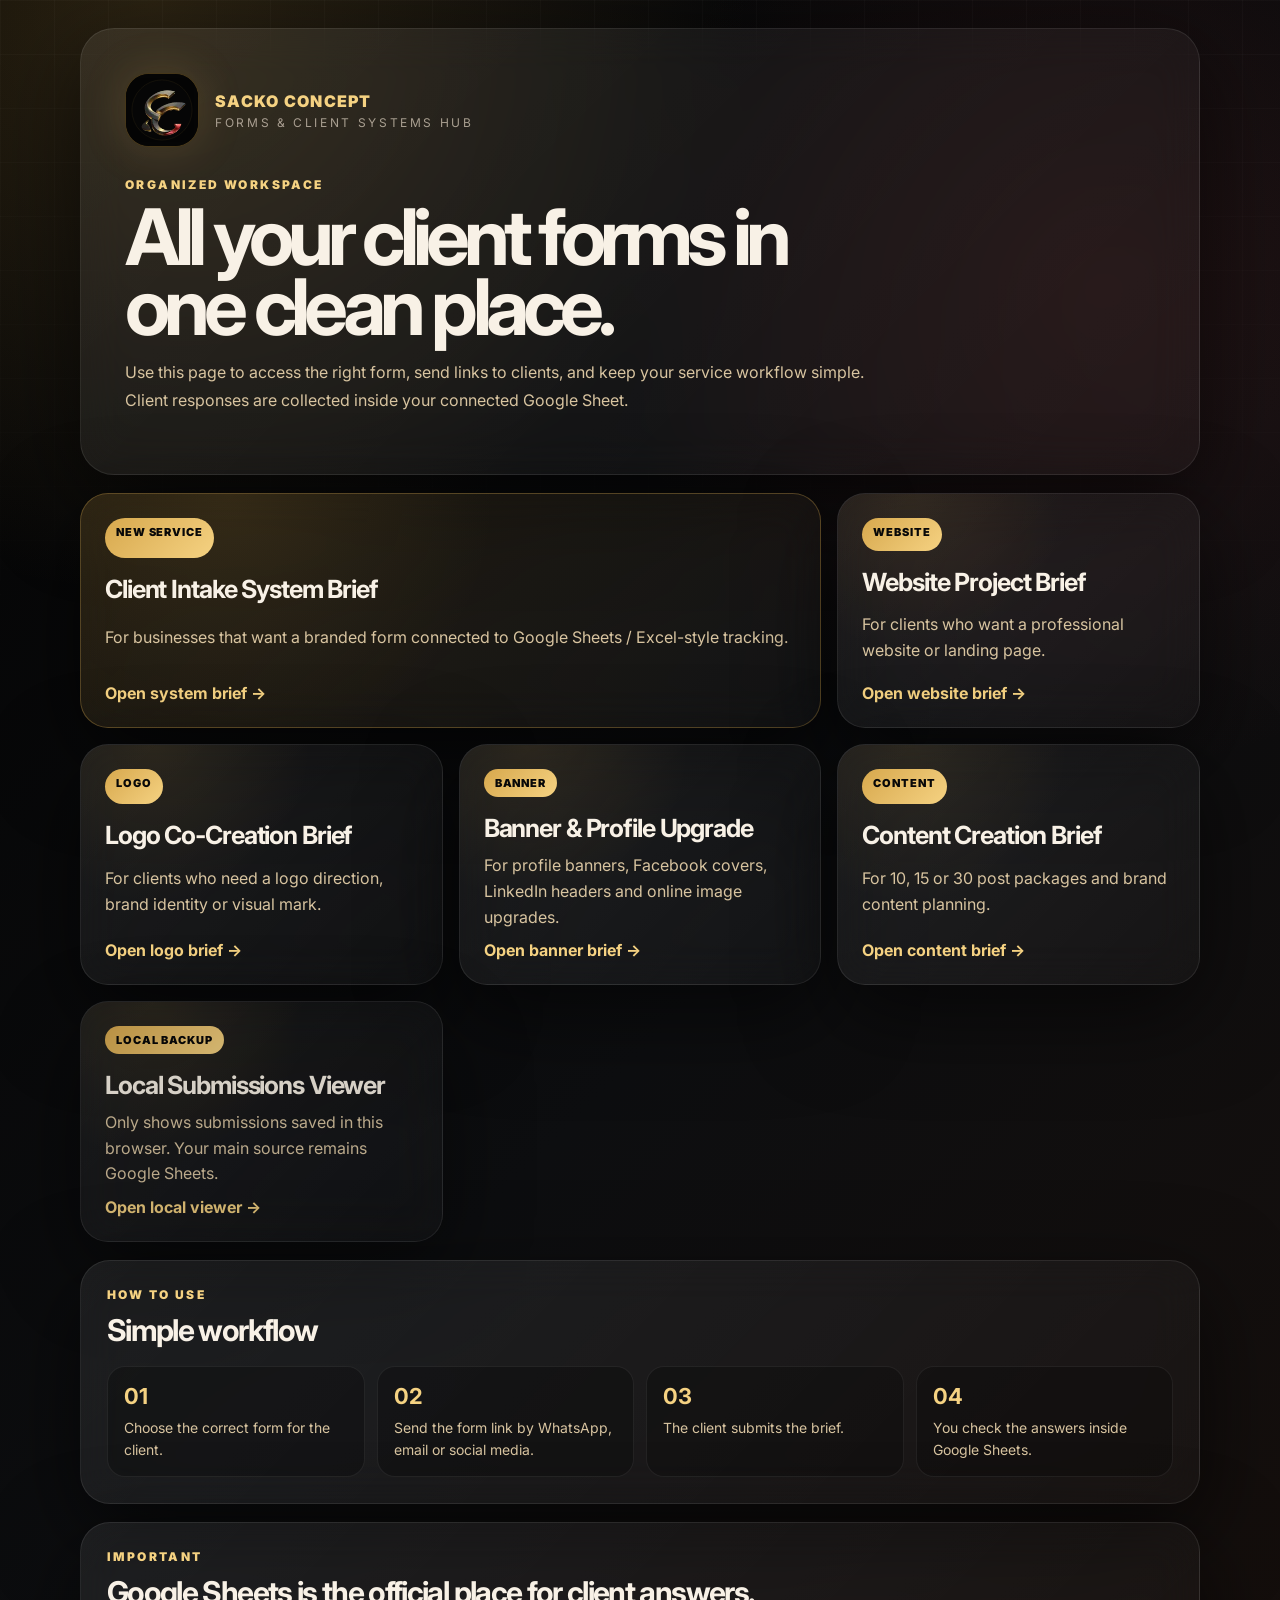
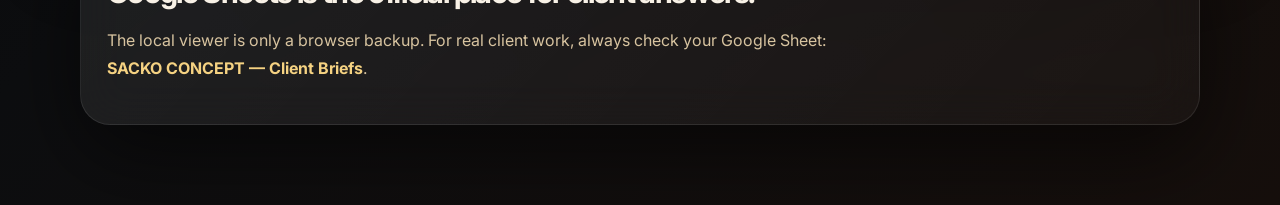
<file: index.html>
<!DOCTYPE html>
<html lang="en">
<head>
  <meta charset="UTF-8" />
  <meta name="viewport" content="width=device-width, initial-scale=1.0" />
  <title>SACKO CONCEPT — Forms & Client Systems Hub</title>
  <meta name="description" content="Organized SACKO CONCEPT hub for client forms, project briefs and intake system links." />
  <link rel="preconnect" href="https://fonts.googleapis.com" />
  <link rel="preconnect" href="https://fonts.gstatic.com" crossorigin />
  <link href="https://fonts.googleapis.com/css2?family=Inter:wght@400;500;600;700;800;900&display=swap" rel="stylesheet" />
  <link rel="stylesheet" href="styles.css" />
</head>
<body>
  <main class="hub-shell">
    <header class="hub-hero">
      <div class="brand-row">
        <img src="assets/sacko-logo.svg" alt="SACKO CONCEPT logo" />
        <div>
          <strong>SACKO CONCEPT</strong>
          <span>Forms & Client Systems Hub</span>
        </div>
      </div>
      <p class="eyebrow">Organized workspace</p>
      <h1>All your client forms in one clean place.</h1>
      <p class="hero-copy">Use this page to access the right form, send links to clients, and keep your service workflow simple. Client responses are collected inside your connected Google Sheet.</p>
    </header>

    <section class="quick-grid" aria-label="Main form links">
      <a class="link-card featured" href="intake-system-brief.html" target="_blank" rel="noopener">
        <span>New Service</span>
        <h2>Client Intake System Brief</h2>
        <p>For businesses that want a branded form connected to Google Sheets / Excel-style tracking.</p>
        <b>Open system brief →</b>
      </a>

      <a class="link-card" href="brief.html" target="_blank" rel="noopener">
        <span>Website</span>
        <h2>Website Project Brief</h2>
        <p>For clients who want a professional website or landing page.</p>
        <b>Open website brief →</b>
      </a>

      <a class="link-card" href="logo-brief.html" target="_blank" rel="noopener">
        <span>Logo</span>
        <h2>Logo Co-Creation Brief</h2>
        <p>For clients who need a logo direction, brand identity or visual mark.</p>
        <b>Open logo brief →</b>
      </a>

      <a class="link-card" href="banner-brief.html" target="_blank" rel="noopener">
        <span>Banner</span>
        <h2>Banner & Profile Upgrade</h2>
        <p>For profile banners, Facebook covers, LinkedIn headers and online image upgrades.</p>
        <b>Open banner brief →</b>
      </a>

      <a class="link-card" href="content-brief.html" target="_blank" rel="noopener">
        <span>Content</span>
        <h2>Content Creation Brief</h2>
        <p>For 10, 15 or 30 post packages and brand content planning.</p>
        <b>Open content brief →</b>
      </a>

      <a class="link-card muted-card" href="submissions.html" target="_blank" rel="noopener">
        <span>Local backup</span>
        <h2>Local Submissions Viewer</h2>
        <p>Only shows submissions saved in this browser. Your main source remains Google Sheets.</p>
        <b>Open local viewer →</b>
      </a>
    </section>

    <section class="info-panel">
      <div>
        <p class="eyebrow">How to use</p>
        <h2>Simple workflow</h2>
      </div>
      <div class="steps-grid">
        <article><b>01</b><span>Choose the correct form for the client.</span></article>
        <article><b>02</b><span>Send the form link by WhatsApp, email or social media.</span></article>
        <article><b>03</b><span>The client submits the brief.</span></article>
        <article><b>04</b><span>You check the answers inside Google Sheets.</span></article>
      </div>
    </section>

    <section class="info-panel compact">
      <div>
        <p class="eyebrow">Important</p>
        <h2>Google Sheets is the official place for client answers.</h2>
        <p class="hero-copy">The local viewer is only a browser backup. For real client work, always check your Google Sheet: <strong>SACKO CONCEPT — Client Briefs</strong>.</p>
      </div>
    </section>
  </main>
</body>
</html>
</file>
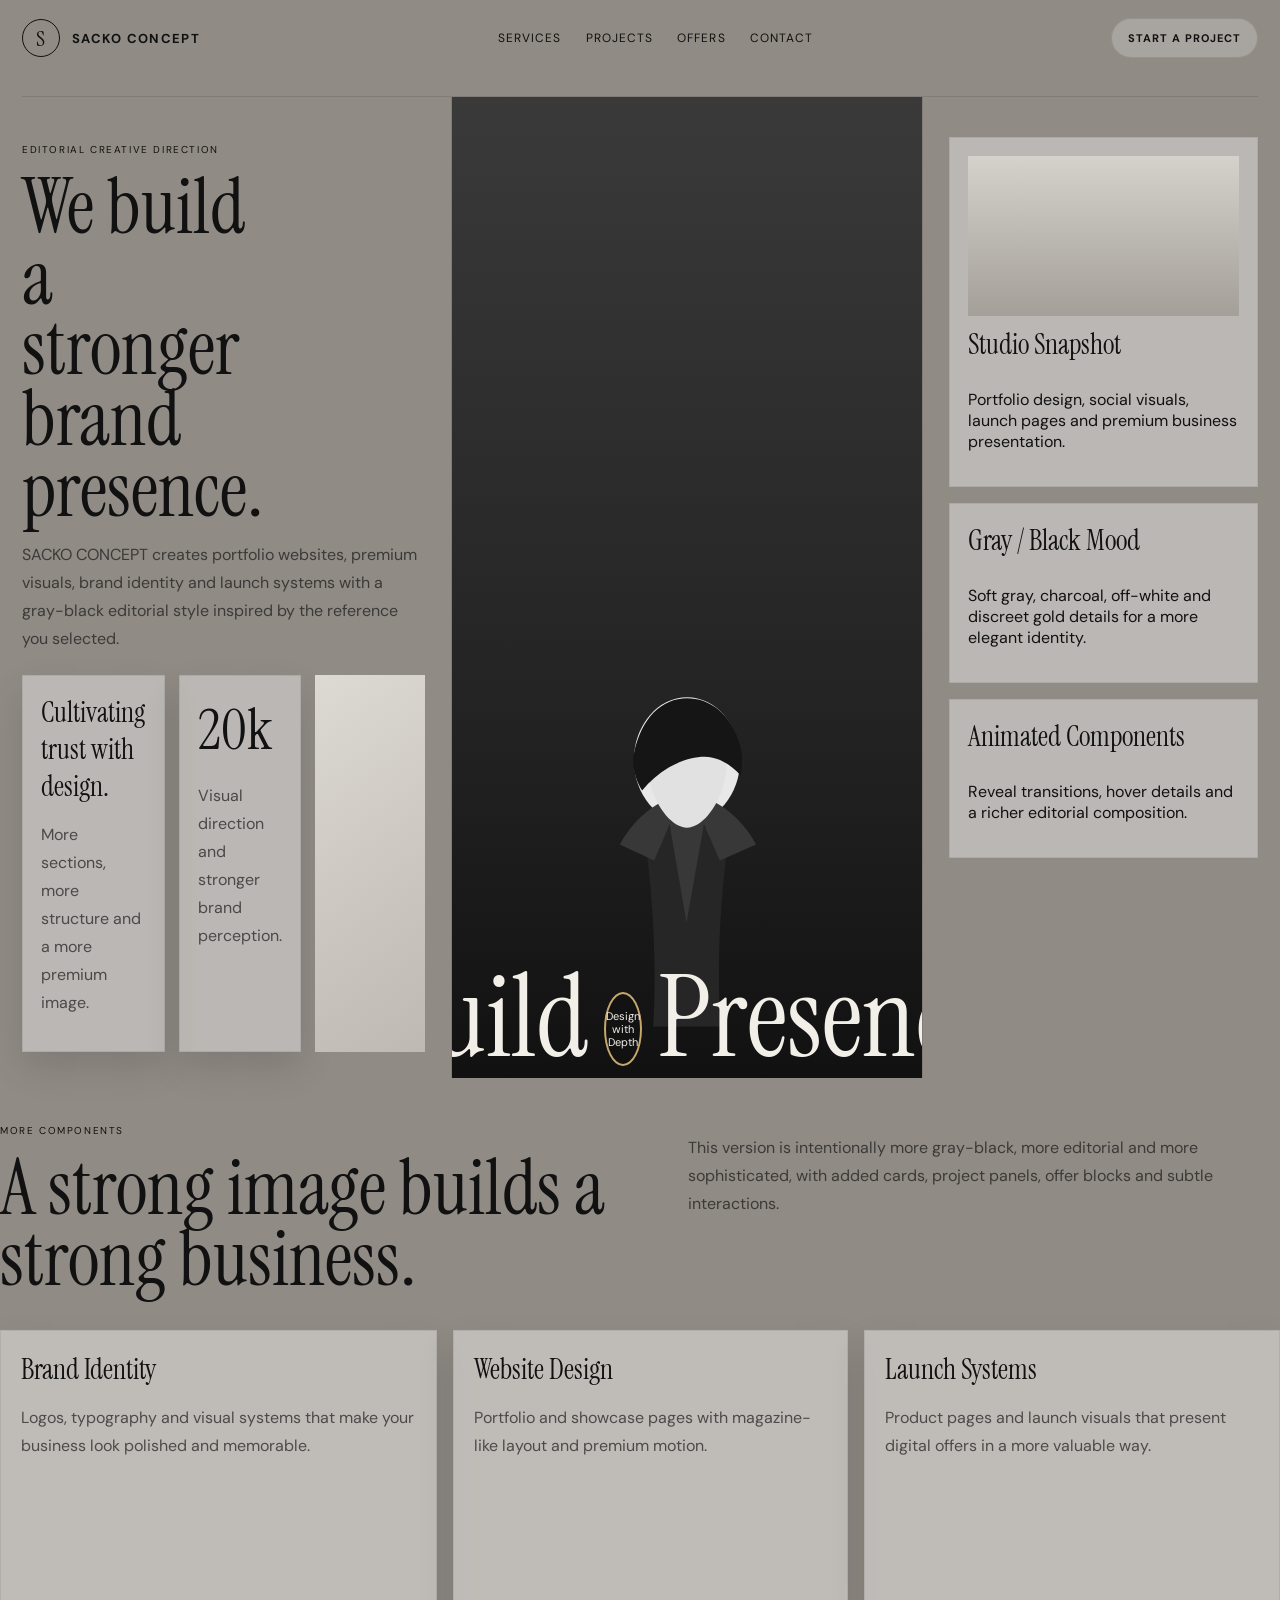
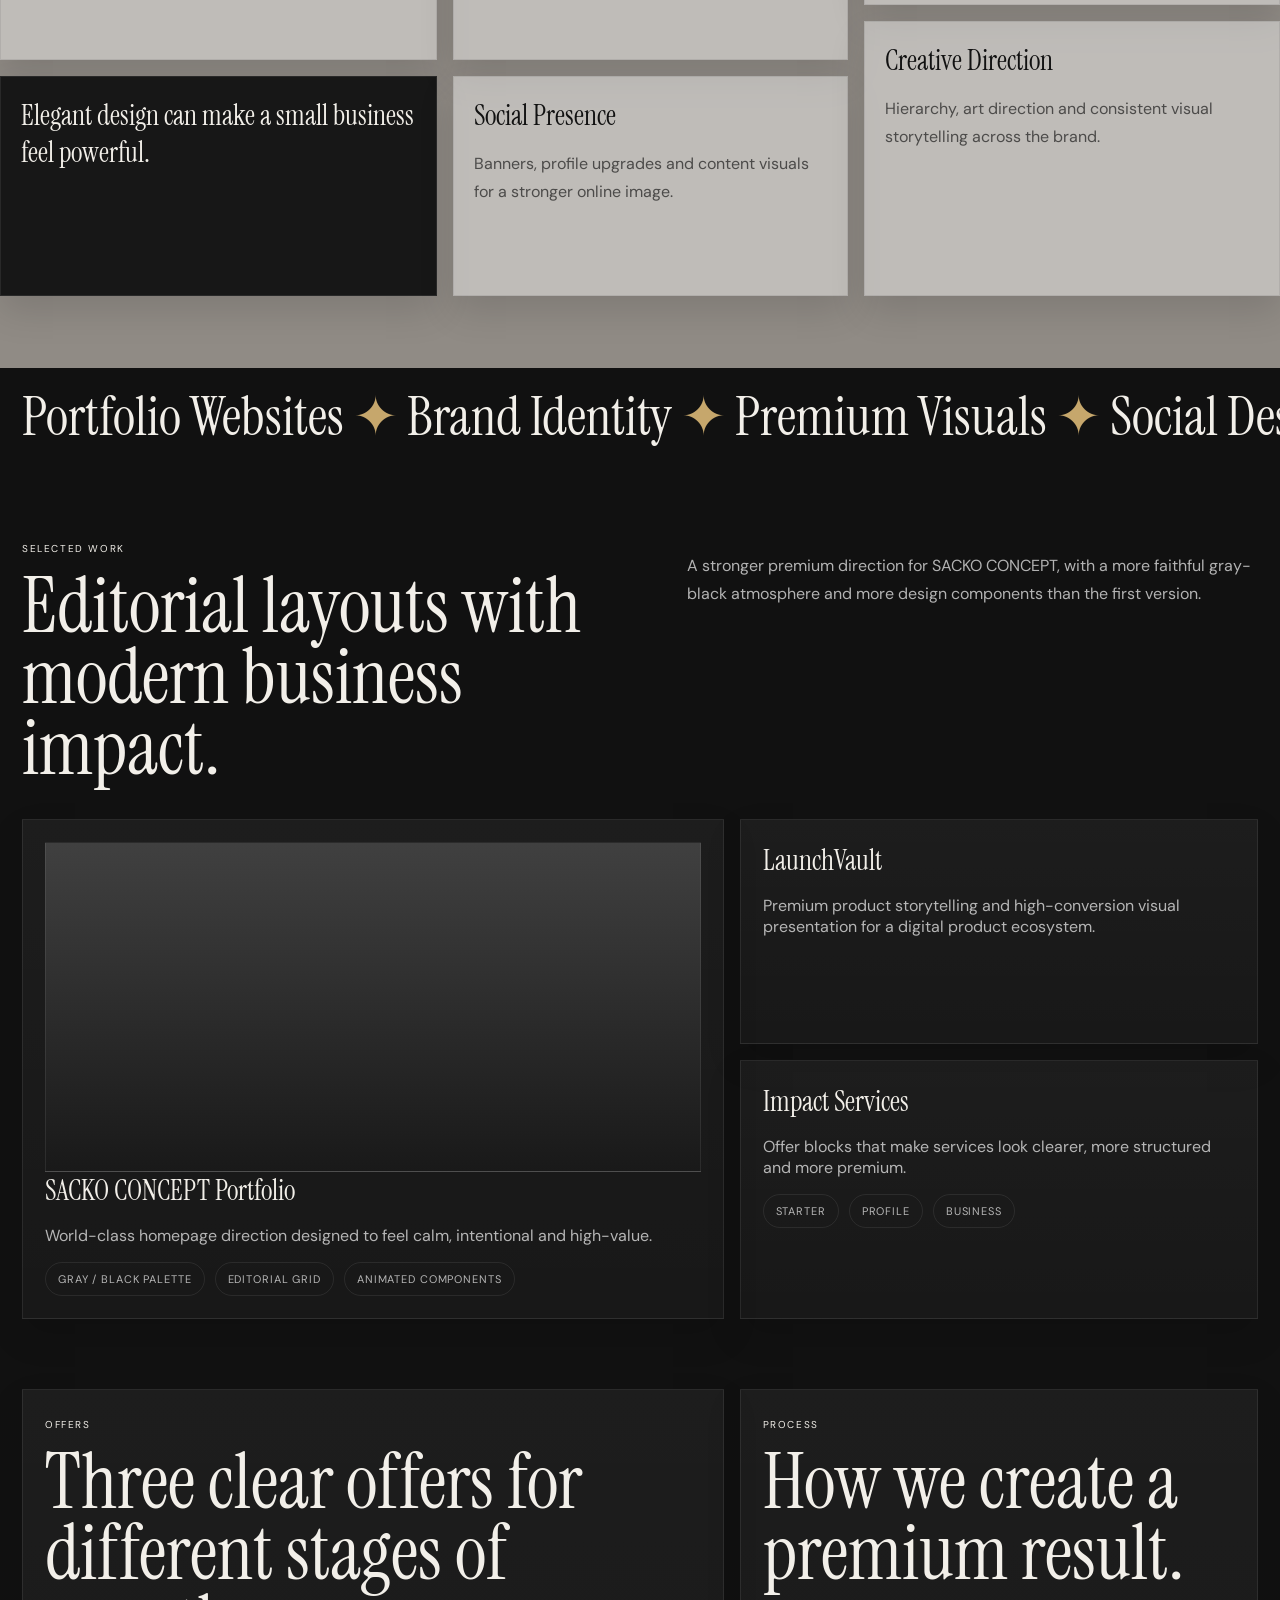
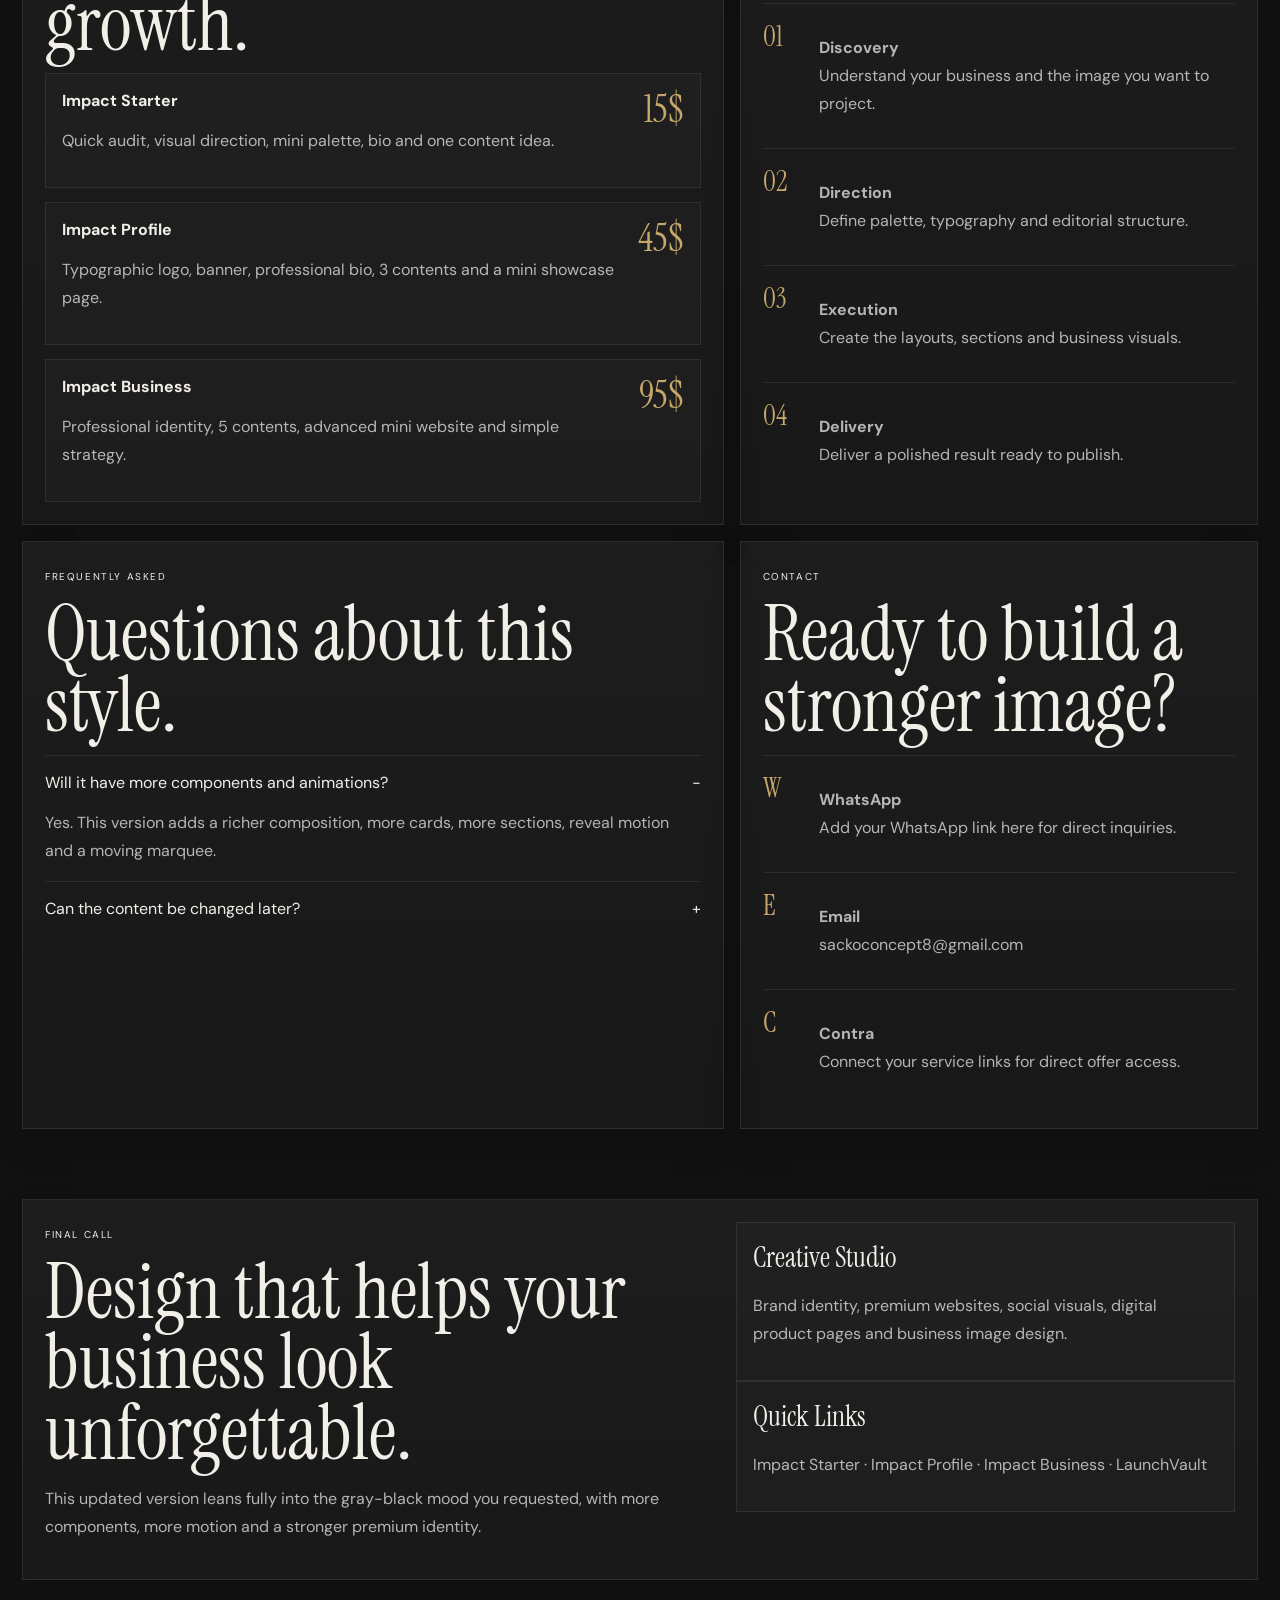
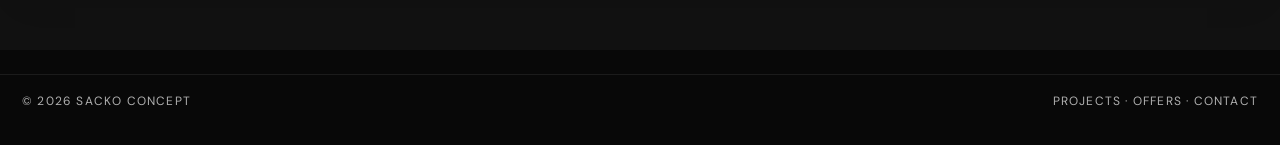
<file: portfolio/index.html>
<!DOCTYPE html><html lang='en'><head><meta charset='UTF-8'><meta name='viewport' content='width=device-width,initial-scale=1'><title>SACKO CONCEPT — Editorial Portfolio</title><link rel='preconnect' href='https://fonts.googleapis.com'><link rel='preconnect' href='https://fonts.gstatic.com' crossorigin><link href='https://fonts.googleapis.com/css2?family=DM+Sans:wght@400;500;700&family=Instrument+Serif:ital@0;1&display=swap' rel='stylesheet'><style>:root{--g:#9f9a93;--p:#f2efe9;--k:#111;--w:rgba(255,255,255,.08);--m:rgba(17,17,17,.66);--m2:rgba(255,255,255,.68);--gold:#c6a76c;--serif:"Instrument Serif",serif;--sans:"DM Sans",sans-serif}*{box-sizing:border-box}html{scroll-behavior:smooth}body{margin:0;font-family:var(--sans);color:var(--k);background:linear-gradient(180deg,#908b85 0 50%,#111 50% 100%)}a{text-decoration:none;color:inherit}.wrap{width:min(1400px,100%);margin:auto;padding:0 22px}.r{opacity:0;transform:translateY(28px);transition:.7s cubic-bezier(.22,1,.36,1)}.r.on{opacity:1;transform:none}header{position:fixed;top:0;left:0;right:0;display:flex;justify-content:space-between;align-items:center;padding:18px 22px;z-index:20;transition:.3s}.s{background:rgba(17,17,17,.88);backdrop-filter:blur(10px);color:var(--p);border-bottom:1px solid var(--w)}.brand{display:flex;gap:12px;align-items:center;font:700 13px var(--sans);letter-spacing:.1em;text-transform:uppercase}.mark{width:38px;height:38px;border:1px solid currentColor;border-radius:50%;display:grid;place-items:center;font:22px var(--serif)}nav{display:flex;gap:24px;font-size:12px;text-transform:uppercase;letter-spacing:.09em}.cta,.btn{display:inline-flex;align-items:center;gap:10px;padding:12px 16px;border-radius:999px;font-size:11px;font-weight:700;text-transform:uppercase;letter-spacing:.09em}.cta{background:rgba(255,255,255,.22);border:1px solid rgba(17,17,17,.12)}.hero{padding-top:96px}.hg{display:grid;grid-template-columns:1fr 1.1fr .78fr;min-height:600px;border-top:1px solid rgba(17,17,17,.12)}.l{padding:40px 26px 26px 0}.c{position:relative;min-height:600px;border-inline:1px solid rgba(17,17,17,.12);overflow:hidden}.rr{padding:40px 0 26px 26px;display:grid;gap:16px;align-content:start}.ey{font-size:10px;letter-spacing:.16em;text-transform:uppercase}.l h1,.top h2,.blk h2,.panel h3,.cta2 h3{font:400 clamp(34px,6vw,78px)/.92 var(--serif);margin:14px 0}.l h1{max-width:260px}.l p,.top p,.box p,.panel p,.cta2 p{line-height:1.75;color:var(--m)}.fig{position:absolute;inset:0;background:linear-gradient(180deg,#3a3a3a 0,#232323 63%,#111 100%)}.fig:before{content:"";position:absolute;inset:10% 14% 0;background:url("data:image/svg+xml,%3Csvg xmlns='http://www.w3.org/2000/svg' viewBox='0 0 700 900'%3E%3Cellipse cx='350' cy='242' rx='110' ry='130' fill='%23efe7de'/%3E%3Cpath d='M260 380c22 154 27 299 20 414h140c-9-115-3-260 19-414' fill='%23252629'/%3E%3Cpath d='M211 417c34-64 95-103 141-103s108 39 141 103l-75 33-33-75-36 204-35-204-32 75z' fill='%2335383d'/%3E%3Cpath d='M281 185c17-29 49-51 69-51s52 22 69 51c15 24 17 71 7 107-14 52-48 90-76 90-28 0-62-38-76-90-10-36-8-83 7-107z' fill='%23f0ded5'/%3E%3Cpath d='M240 229c15-74 58-115 110-115 46 0 92 31 110 98 6 21 4 44 1 62-16-19-38-33-58-37-23-5-57 1-90 20-22 13-41 30-56 48-13-20-23-54-17-76z' fill='%23151515'/%3E%3C/svg%3E") center bottom/contain no-repeat;filter:grayscale(1)}.t{position:absolute;left:-2%;bottom:12px;width:104%;display:flex;justify-content:center;align-items:flex-end;gap:16px;color:var(--p);font:400 clamp(62px,9vw,114px)/.84 var(--serif)}.b{width:74px;height:74px;border-radius:50%;display:grid;place-items:center;text-align:center;font:11px/1.15 var(--sans);border:2px solid var(--gold);background:rgba(17,17,17,.66)}.mg{display:grid;grid-template-columns:1.1fr .65fr .85fr;gap:14px;margin-top:22px}.mini,.box,.panel,.proj,.cta2{box-shadow:0 16px 34px rgba(0,0,0,.12)}.mini,.side{background:rgba(255,255,255,.38);border:1px solid rgba(17,17,17,.08);padding:18px}.mini h3,.side h3,.box h3,.proj h3{font:400 28px var(--serif);margin:0}.num{font:400 56px var(--serif)}.art{background:linear-gradient(145deg,#ddd9d3,#beb9b2);min-height:142px}.side{display:grid;gap:10px}.side .ph{height:160px;background:linear-gradient(180deg,#d5d1cb,#a4a099)}.sec{padding:40px 0 72px}.top{display:grid;grid-template-columns:1fr .9fr;gap:30px;align-items:start;margin-bottom:22px}.grid{display:grid;grid-template-columns:1.05fr .95fr 1fr;gap:16px}.col{display:grid;gap:16px}.box{background:rgba(255,255,255,.42);border:1px solid rgba(17,17,17,.08);padding:20px;min-height:220px}.box.big{min-height:330px}.darkbox{background:#171717;color:var(--p);border-color:rgba(255,255,255,.08)}.darkbox p,.blk p,.panel p,.faq p,.cta2 p{color:var(--m2)}.band{background:#111;color:var(--p);padding:22px 0;overflow:hidden}.mar{white-space:nowrap;font:400 clamp(32px,5vw,54px)/1 var(--serif);animation:x 20s linear infinite}.mar b{color:var(--gold);font-weight:400}@keyframes x{to{transform:translateX(-50%)}}.blk{background:#111;color:var(--p);padding:70px 0}.work{display:grid;grid-template-columns:1.15fr .85fr;gap:16px}.proj,.panel,.cta2{background:linear-gradient(180deg,rgba(255,255,255,.05),rgba(255,255,255,.03));border:1px solid rgba(255,255,255,.08);padding:22px}.pv{height:330px;background:linear-gradient(180deg,#404040 0,#191919 100%);border:1px solid rgba(255,255,255,.08)}.tags,.pills{display:flex;gap:10px;flex-wrap:wrap}.tags span,.pills span,.ol{padding:9px 12px;border-radius:999px;border:1px solid rgba(255,255,255,.08);font-size:11px;text-transform:uppercase;letter-spacing:.08em;color:var(--m2)}.stack{display:grid;gap:16px}.list{display:grid;gap:14px}.row{display:grid;grid-template-columns:1fr auto;gap:14px;padding:16px;border:1px solid rgba(255,255,255,.08);background:rgba(255,255,255,.02)}.price{font:400 38px/1 var(--serif);color:var(--gold)}.steps div{display:grid;grid-template-columns:44px 1fr;gap:12px;border-top:1px solid rgba(255,255,255,.08);padding:14px 0}.steps span{font:400 28px var(--serif);color:var(--gold)}.faq .i{border-top:1px solid rgba(255,255,255,.08)}.faq button{all:unset;display:flex;justify-content:space-between;gap:16px;width:100%;padding:16px 0;cursor:pointer}.faq p{display:none;margin:0 0 16px}.faq .o p{display:block}.cta2{display:grid;grid-template-columns:1.15fr .85fr;gap:16px}.fc{padding:16px;border:1px solid rgba(255,255,255,.08);background:rgba(255,255,255,.02)}.fc h4{font:400 28px var(--serif);margin:0 0 10px}.ft{padding:24px 0 36px;background:#080808;color:var(--m2)}.f{display:flex;justify-content:space-between;gap:18px;flex-wrap:wrap;border-top:1px solid rgba(255,255,255,.08);padding-top:18px;font-size:12px;text-transform:uppercase;letter-spacing:.1em}@media(max-width:1080px){.hg,.top,.grid,.work,.cta2{grid-template-columns:1fr}.c{border-inline:0;border-block:1px solid rgba(17,17,17,.12)}.rr{padding-left:0}}@media(max-width:820px){header{background:rgba(17,17,17,.9);color:var(--p)}nav{display:none}.wrap{padding:0 18px}.hero{padding-top:88px}.t{position:static;width:auto;justify-content:flex-start;padding:16px;background:rgba(17,17,17,.78)}.t span{font-size:52px}.b{width:62px;height:62px}.mg{grid-template-columns:1fr}}</style></head><body><header id='h'><a class='brand' href='#top'><span class='mark'>S</span><span>SACKO CONCEPT</span></a><nav><a href='#services'>Services</a><a href='#projects'>Projects</a><a href='#offers'>Offers</a><a href='#contact'>Contact</a></nav><a class='cta' href='#contact'>Start a Project</a></header><main id='top'><section class='hero wrap'><div class='hg r'><div class='l'><span class='ey'>Editorial Creative Direction</span><h1>We build a stronger brand presence.</h1><p>SACKO CONCEPT creates portfolio websites, premium visuals, brand identity and launch systems with a gray-black editorial style inspired by the reference you selected.</p><div class='mg'><article class='mini'><h3>Cultivating trust with design.</h3><p>More sections, more structure and a more premium image.</p></article><article class='mini'><div class='num'>20k</div><p>Visual direction and stronger brand perception.</p></article><article class='art'></article></div></div><div class='c'><div class='fig'></div><div class='t'><span>Build</span><div class='b'>Design<br>with<br>Depth</div><span>Presence</span></div></div><div class='rr'><article class='side'><div class='ph'></div><h3>Studio Snapshot</h3><p>Portfolio design, social visuals, launch pages and premium business presentation.</p></article><article class='side'><h3>Gray / Black Mood</h3><p>Soft gray, charcoal, off-white and discreet gold details for a more elegant identity.</p></article><article class='side'><h3>Animated Components</h3><p>Reveal transitions, hover details and a richer editorial composition.</p></article></div></div></section><section class='sec wrap' id='services'><div class='top r'><div><span class='ey'>More Components</span><h2>A strong image builds a strong business.</h2></div><p>This version is intentionally more gray-black, more editorial and more sophisticated, with added cards, project panels, offer blocks and subtle interactions.</p></div><div class='grid r'><div class='col'><article class='box big'><h3>Brand Identity</h3><p>Logos, typography and visual systems that make your business look polished and memorable.</p></article><article class='box darkbox'><h3>Elegant design can make a small business feel powerful.</h3></article></div><div class='col'><article class='box big'><h3>Website Design</h3><p>Portfolio and showcase pages with magazine-like layout and premium motion.</p></article><article class='box'><h3>Social Presence</h3><p>Banners, profile upgrades and content visuals for a stronger online image.</p></article></div><div class='col'><article class='box'><h3>Launch Systems</h3><p>Product pages and launch visuals that present digital offers in a more valuable way.</p></article><article class='box'><h3>Creative Direction</h3><p>Hierarchy, art direction and consistent visual storytelling across the brand.</p></article></div></div></section><section class='band'><div class='wrap'><div class='mar'>Portfolio Websites <b>✦</b> Brand Identity <b>✦</b> Premium Visuals <b>✦</b> Social Design <b>✦</b> LaunchVault <b>✦</b> Portfolio Websites <b>✦</b> Brand Identity <b>✦</b></div></div></section><section class='blk' id='projects'><div class='wrap'><div class='top r'><div><span class='ey'>Selected Work</span><h2>Editorial layouts with modern business impact.</h2></div><p>A stronger premium direction for SACKO CONCEPT, with a more faithful gray-black atmosphere and more design components than the first version.</p></div><div class='work r'><article class='proj'><div class='pv'></div><h3>SACKO CONCEPT Portfolio</h3><p>World-class homepage direction designed to feel calm, intentional and high-value.</p><div class='tags'><span>Gray / Black Palette</span><span>Editorial Grid</span><span>Animated Components</span></div></article><div class='stack'><article class='proj'><h3>LaunchVault</h3><p>Premium product storytelling and high-conversion visual presentation for a digital product ecosystem.</p></article><article class='proj'><h3>Impact Services</h3><p>Offer blocks that make services look clearer, more structured and more premium.</p><div class='pills'><span>Starter</span><span>Profile</span><span>Business</span></div></article></div></div></div></section><section class='blk' id='offers' style='padding-top:0'><div class='wrap'><div class='work r'><article class='panel'><span class='ey'>Offers</span><h3>Three clear offers for different stages of growth.</h3><div class='list'><div class='row'><div><strong>Impact Starter</strong><p>Quick audit, visual direction, mini palette, bio and one content idea.</p></div><div class='price'>15$</div></div><div class='row'><div><strong>Impact Profile</strong><p>Typographic logo, banner, professional bio, 3 contents and a mini showcase page.</p></div><div class='price'>45$</div></div><div class='row'><div><strong>Impact Business</strong><p>Professional identity, 5 contents, advanced mini website and simple strategy.</p></div><div class='price'>95$</div></div></div></article><article class='panel'><span class='ey'>Process</span><h3>How we create a premium result.</h3><div class='steps'><div><span>01</span><p><strong>Discovery</strong><br>Understand your business and the image you want to project.</p></div><div><span>02</span><p><strong>Direction</strong><br>Define palette, typography and editorial structure.</p></div><div><span>03</span><p><strong>Execution</strong><br>Create the layouts, sections and business visuals.</p></div><div><span>04</span><p><strong>Delivery</strong><br>Deliver a polished result ready to publish.</p></div></div></article></div><div class='work r' style='margin-top:16px'><article class='panel faq'><span class='ey'>Frequently Asked</span><h3>Questions about this style.</h3><div class='i o'><button><span>Will it have more components and animations?</span><span>−</span></button><p>Yes. This version adds a richer composition, more cards, more sections, reveal motion and a moving marquee.</p></div><div class='i'><button><span>Can the content be changed later?</span><span>+</span></button><p>Yes. The layout can stay while the projects, copy, links and service details are updated.</p></div></article><article class='panel' id='contact'><span class='ey'>Contact</span><h3>Ready to build a stronger image?</h3><div class='steps'><div><span>W</span><p><strong>WhatsApp</strong><br>Add your WhatsApp link here for direct inquiries.</p></div><div><span>E</span><p><strong>Email</strong><br>sackoconcept8@gmail.com</p></div><div><span>C</span><p><strong>Contra</strong><br>Connect your service links for direct offer access.</p></div></div></article></div></div></section><section class='blk' style='padding-top:0'><div class='wrap'><div class='cta2 r'><div><span class='ey'>Final Call</span><h3>Design that helps your business look unforgettable.</h3><p>This updated version leans fully into the gray-black mood you requested, with more components, more motion and a stronger premium identity.</p></div><div><div class='fc'><h4>Creative Studio</h4><p>Brand identity, premium websites, social visuals, digital product pages and business image design.</p></div><div class='fc'><h4>Quick Links</h4><p>Impact Starter · Impact Profile · Impact Business · LaunchVault</p></div></div></div></div></section></main><footer class='ft'><div class='wrap f'><span>© 2026 SACKO CONCEPT</span><span>Projects · Offers · Contact</span></div></footer><script>const h=document.getElementById('h');addEventListener('scroll',()=>h.classList.toggle('s',scrollY>22));const io=new IntersectionObserver(es=>es.forEach(e=>e.isIntersecting&&e.target.classList.add('on')),{threshold:.14});document.querySelectorAll('.r').forEach(e=>io.observe(e));document.querySelectorAll('.faq .i button').forEach(b=>b.onclick=()=>{const i=b.parentElement,o=i.classList.contains('o');document.querySelectorAll('.faq .i').forEach(x=>{x.classList.remove('o');x.querySelector('button span:last-child').textContent='+'});if(!o){i.classList.add('o');i.querySelector('button span:last-child').textContent='−'}});</script></body></html>
</file>
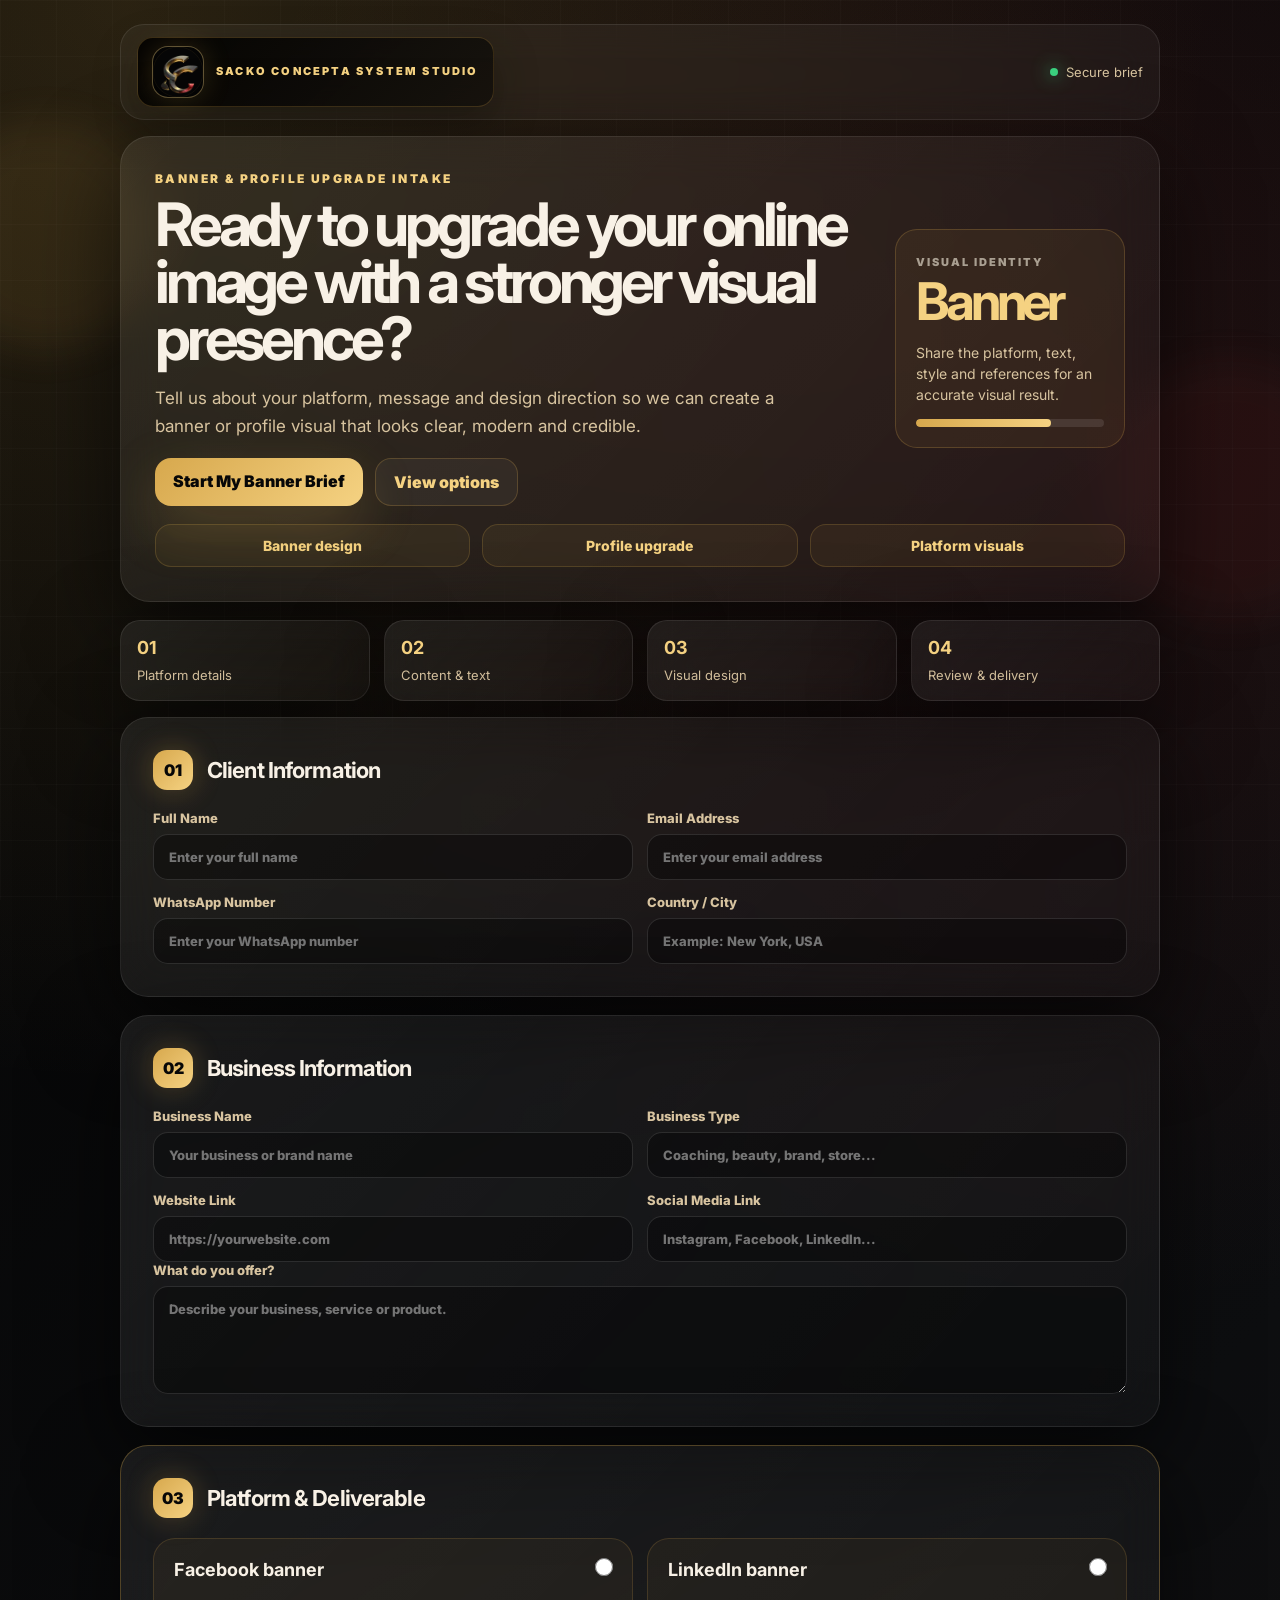
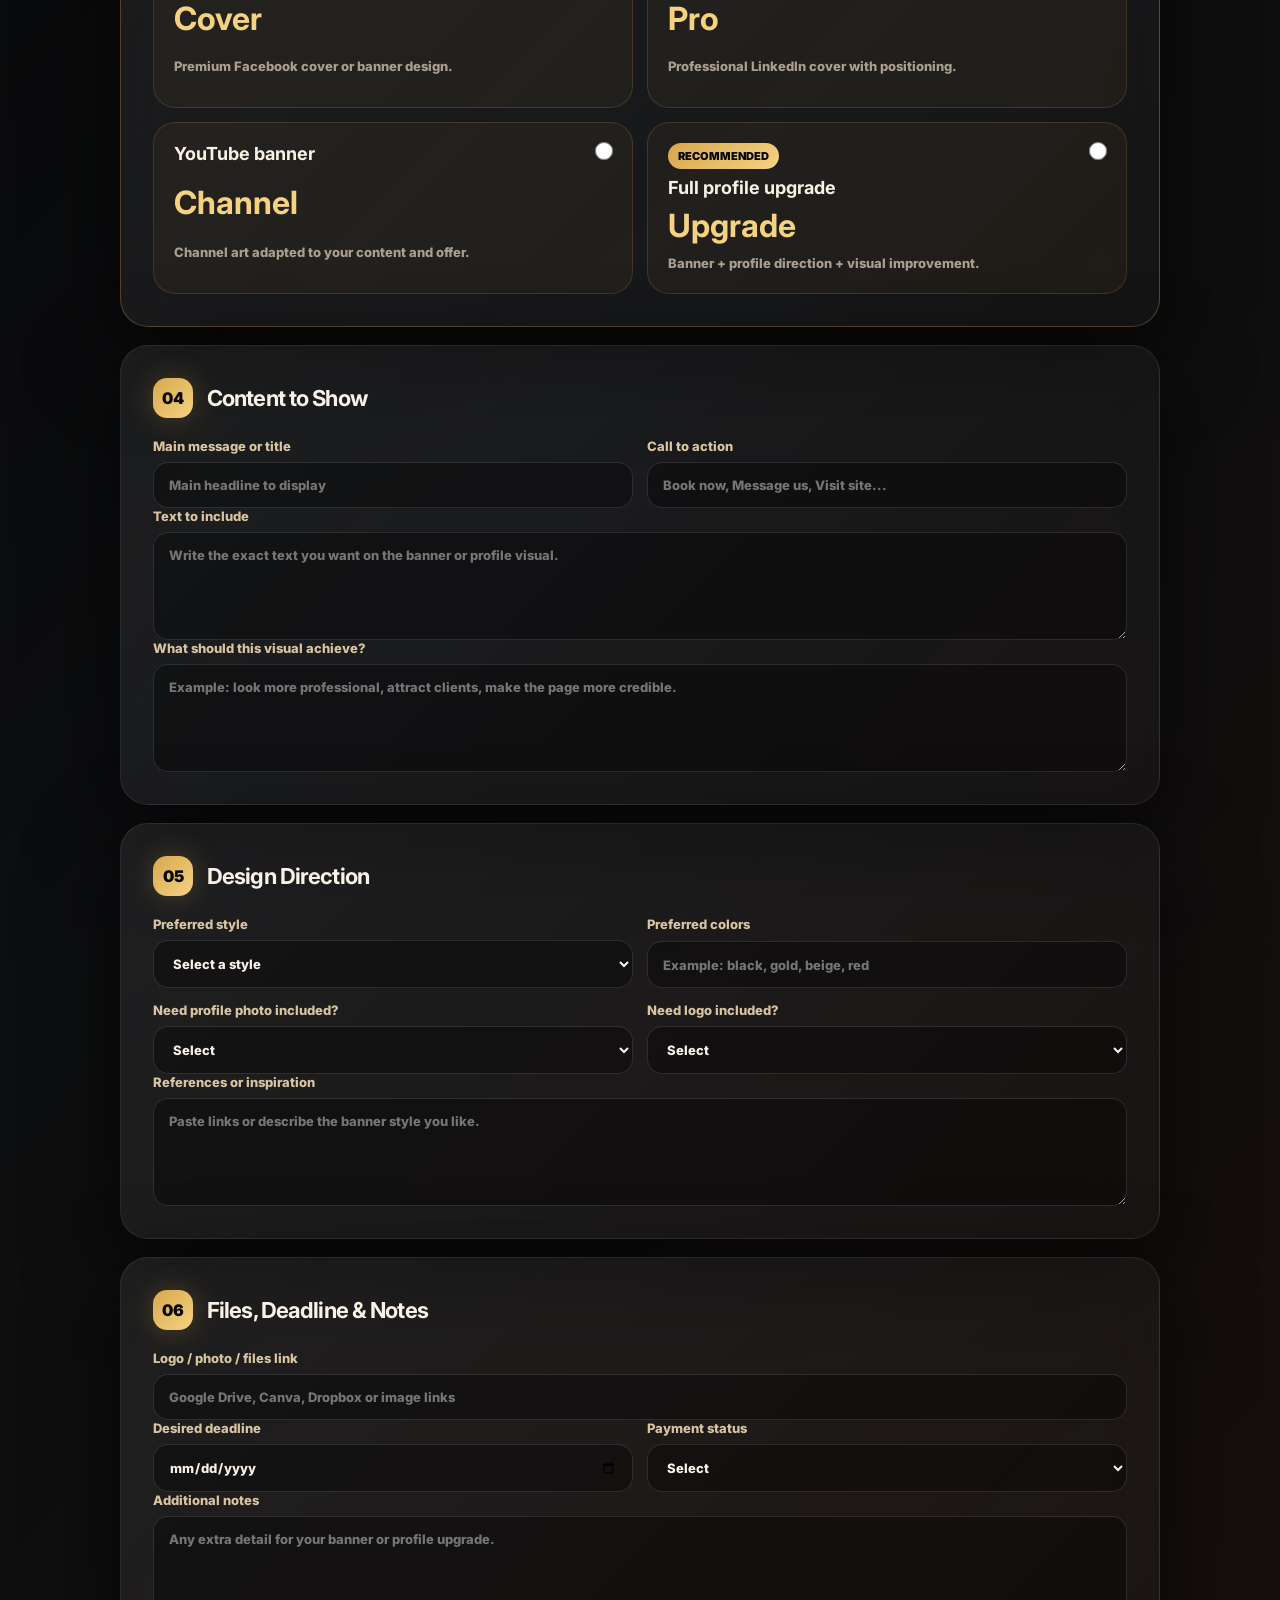
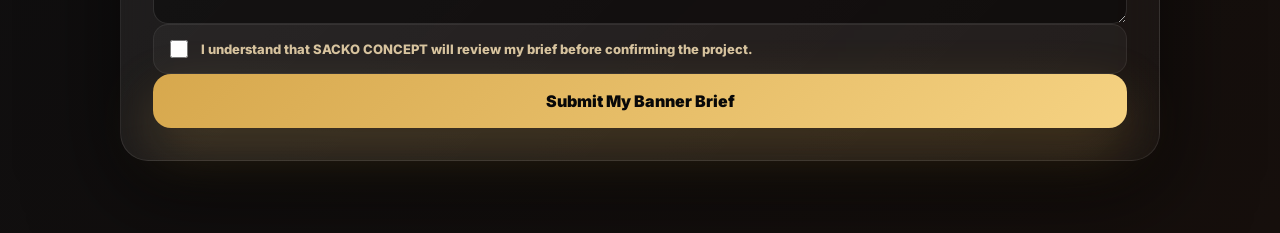
<file: banner-brief.html>
<!DOCTYPE html>
<html lang="en">
<head>
  <meta charset="UTF-8" />
  <meta name="viewport" content="width=device-width, initial-scale=1.0" />
  <title>SACKO CONCEPT — Banner & Profile Upgrade Brief</title>
  <meta name="description" content="Submit your banner and profile upgrade brief to SACKO CONCEPT. Share your platform, text, goal, branding and references before we design your visual." />
  <meta property="og:type" content="website" />
  <meta property="og:site_name" content="SACKO CONCEPT" />
  <meta property="og:title" content="SACKO CONCEPT — Banner & Profile Upgrade Brief" />
  <meta property="og:description" content="A premium banner and profile upgrade intake form for clients of SACKO CONCEPT." />
  <meta property="og:url" content="https://sackoconcept8-prog.github.io/sacko-brief-studio/banner-brief.html" />
  <meta property="og:image" content="https://dummyimage.com/1200x630/0b0b0b/d7a84d.png&text=SACKO+CONCEPT%0ABanner+%26+Profile+Upgrade+Brief" />
  <meta name="twitter:card" content="summary_large_image" />
  <meta name="twitter:title" content="SACKO CONCEPT — Banner & Profile Upgrade Brief" />
  <meta name="twitter:description" content="Share your banner and profile upgrade details with SACKO CONCEPT before production starts." />
  <meta name="twitter:image" content="https://dummyimage.com/1200x630/0b0b0b/d7a84d.png&text=SACKO+CONCEPT%0ABanner+%26+Profile+Upgrade+Brief" />
  <link rel="preconnect" href="https://fonts.googleapis.com" />
  <link rel="preconnect" href="https://fonts.gstatic.com" crossorigin />
  <link href="https://fonts.googleapis.com/css2?family=Inter:wght@400;500;600;700;800;900&display=swap" rel="stylesheet" />
  <link rel="stylesheet" href="brief.css" />
</head>
<body>
  <div class="noise-layer" aria-hidden="true"></div>
  <div class="orb orb-one" aria-hidden="true"></div>
  <div class="orb orb-two" aria-hidden="true"></div>
  <main class="brief-page">
    <nav class="topbar reveal"><a class="brand-link" href="index.html" aria-label="SACKO CONCEPT Work Studio"></a><div class="topbar-actions"><span class="status-dot">Secure brief</span><a href="index.html">Work Studio</a></div></nav>
    <header class="brief-hero reveal"><div class="hero-grid"><div><p class="eyebrow">Banner & Profile Upgrade Intake</p><h1>Tell us about your visual upgrade.</h1><p class="hero-text">Complete this brief so SACKO CONCEPT can design a premium banner, profile upgrade or platform visual adapted to your brand and goal.</p><div class="hero-actions"><a href="#websiteBriefForm" class="primary-link">Start the brief</a><a href="#packages" class="ghost-link">View options</a></div></div><aside class="hero-panel"><span class="panel-label">Visual identity</span><strong>Banner</strong><p>Share the platform, text, style and references for an accurate visual result.</p><div class="mini-meter"><span></span></div></aside></div><div class="package-strip"><span>Banner design</span><span>Profile upgrade</span><span>Platform visuals</span></div></header>
    <section class="trust-row reveal"><article><b>01</b><span>Platform details</span></article><article><b>02</b><span>Content & text</span></article><article><b>03</b><span>Visual design</span></article><article><b>04</b><span>Review & delivery</span></article></section>
    <form id="websiteBriefForm" class="brief-form">
      <input type="hidden" name="formType" value="Banner and Profile Upgrade Brief" />
      <section class="form-card reveal"><div class="section-title"><span>01</span><h2>Client Information</h2></div><div class="grid two"><label>Full Name<input name="fullName" required placeholder="Enter your full name" /></label><label>Email Address<input type="email" name="email" required placeholder="Enter your email address" /></label><label>WhatsApp Number<input name="whatsapp" required placeholder="Enter your WhatsApp number" /></label><label>Country / City<input name="location" required placeholder="Example: New York, USA" /></label></div></section>
      <section class="form-card reveal"><div class="section-title"><span>02</span><h2>Business Information</h2></div><div class="grid two"><label>Business Name<input name="businessName" required placeholder="Your business or brand name" /></label><label>Business Type<input name="businessType" required placeholder="Coaching, beauty, brand, store..." /></label><label>Website Link<input type="url" name="websiteLink" placeholder="https://yourwebsite.com" /></label><label>Social Media Link<input type="url" name="socialLink" placeholder="Instagram, Facebook, LinkedIn..." /></label></div><label>What do you offer?<textarea name="businessOffer" required placeholder="Describe your business, service or product."></textarea></label></section>
      <section id="packages" class="form-card highlight-card reveal"><div class="section-title"><span>03</span><h2>Platform & Deliverable</h2></div><div class="package-grid"><label class="package-option"><input type="radio" name="deliverableType" required value="Facebook banner" /><strong>Facebook banner</strong><b>Cover</b><span>Premium Facebook cover or banner design.</span></label><label class="package-option"><input type="radio" name="deliverableType" value="LinkedIn banner" /><strong>LinkedIn banner</strong><b>Pro</b><span>Professional LinkedIn cover with positioning.</span></label><label class="package-option"><input type="radio" name="deliverableType" value="YouTube banner" /><strong>YouTube banner</strong><b>Channel</b><span>Channel art adapted to your content and offer.</span></label><label class="package-option recommended"><input type="radio" name="deliverableType" value="Full profile upgrade" /><em>Recommended</em><strong>Full profile upgrade</strong><b>Upgrade</b><span>Banner + profile direction + visual improvement.</span></label></div></section>
      <section class="form-card reveal"><div class="section-title"><span>04</span><h2>Content to Show</h2></div><div class="grid two"><label>Main message or title<input name="mainHeadline" required placeholder="Main headline to display" /></label><label>Call to action<input name="ctaText" placeholder="Book now, Message us, Visit site..." /></label></div><label>Text to include<textarea name="displayText" required placeholder="Write the exact text you want on the banner or profile visual."></textarea></label><label>What should this visual achieve?<textarea name="expectedResult" required placeholder="Example: look more professional, attract clients, make the page more credible."></textarea></label></section>
      <section class="form-card reveal"><div class="section-title"><span>05</span><h2>Design Direction</h2></div><div class="grid two"><label>Preferred style<select name="style" required><option value="">Select a style</option><option>Luxury</option><option>Minimal</option><option>Modern</option><option>Corporate</option><option>Elegant</option><option>Bold</option><option>Clean</option><option>Creative</option></select></label><label>Preferred colors<input name="colors" placeholder="Example: black, gold, beige, red" /></label><label>Need profile photo included?<select name="profilePhotoNeeded" required><option value="">Select</option><option>Yes</option><option>No</option><option>Not sure</option></select></label><label>Need logo included?<select name="logoNeeded" required><option value="">Select</option><option>Yes</option><option>No</option><option>Not sure</option></select></label></div><label>References or inspiration<textarea name="designReferences" placeholder="Paste links or describe the banner style you like."></textarea></label></section>
      <section class="form-card reveal"><div class="section-title"><span>06</span><h2>Files, Deadline & Notes</h2></div><label>Logo / photo / files link<input name="filesLink" placeholder="Google Drive, Canva, Dropbox or image links" /></label><div class="grid two"><label>Desired deadline<input type="date" name="deadline" required /></label><label>Payment status<select name="paymentStatus" required><option value="">Select</option><option>I have not paid yet</option><option>I want the payment link</option><option>I already paid</option><option>I need invoice/payment details</option></select></label></div><label>Additional notes<textarea name="finalNotes" placeholder="Any extra detail for your banner or profile upgrade."></textarea></label><label class="confirm"><input type="checkbox" required name="confirmReview" /> I understand that SACKO CONCEPT will review my brief before confirming the project.</label><button type="submit" class="submit-btn"><span>Submit My Banner Brief</span></button></section>
    </form>
    <section id="thankYou" class="thank-you hidden"><div class="checkmark">✓</div><h2>Thank you for submitting your banner brief.</h2><p>SACKO CONCEPT will review your project details and contact you shortly.</p><a href="index.html" class="admin-link">Back to Work Studio</a></section>
  </main>
  <script src="brief.js"></script>
</body>
</html>
</file>
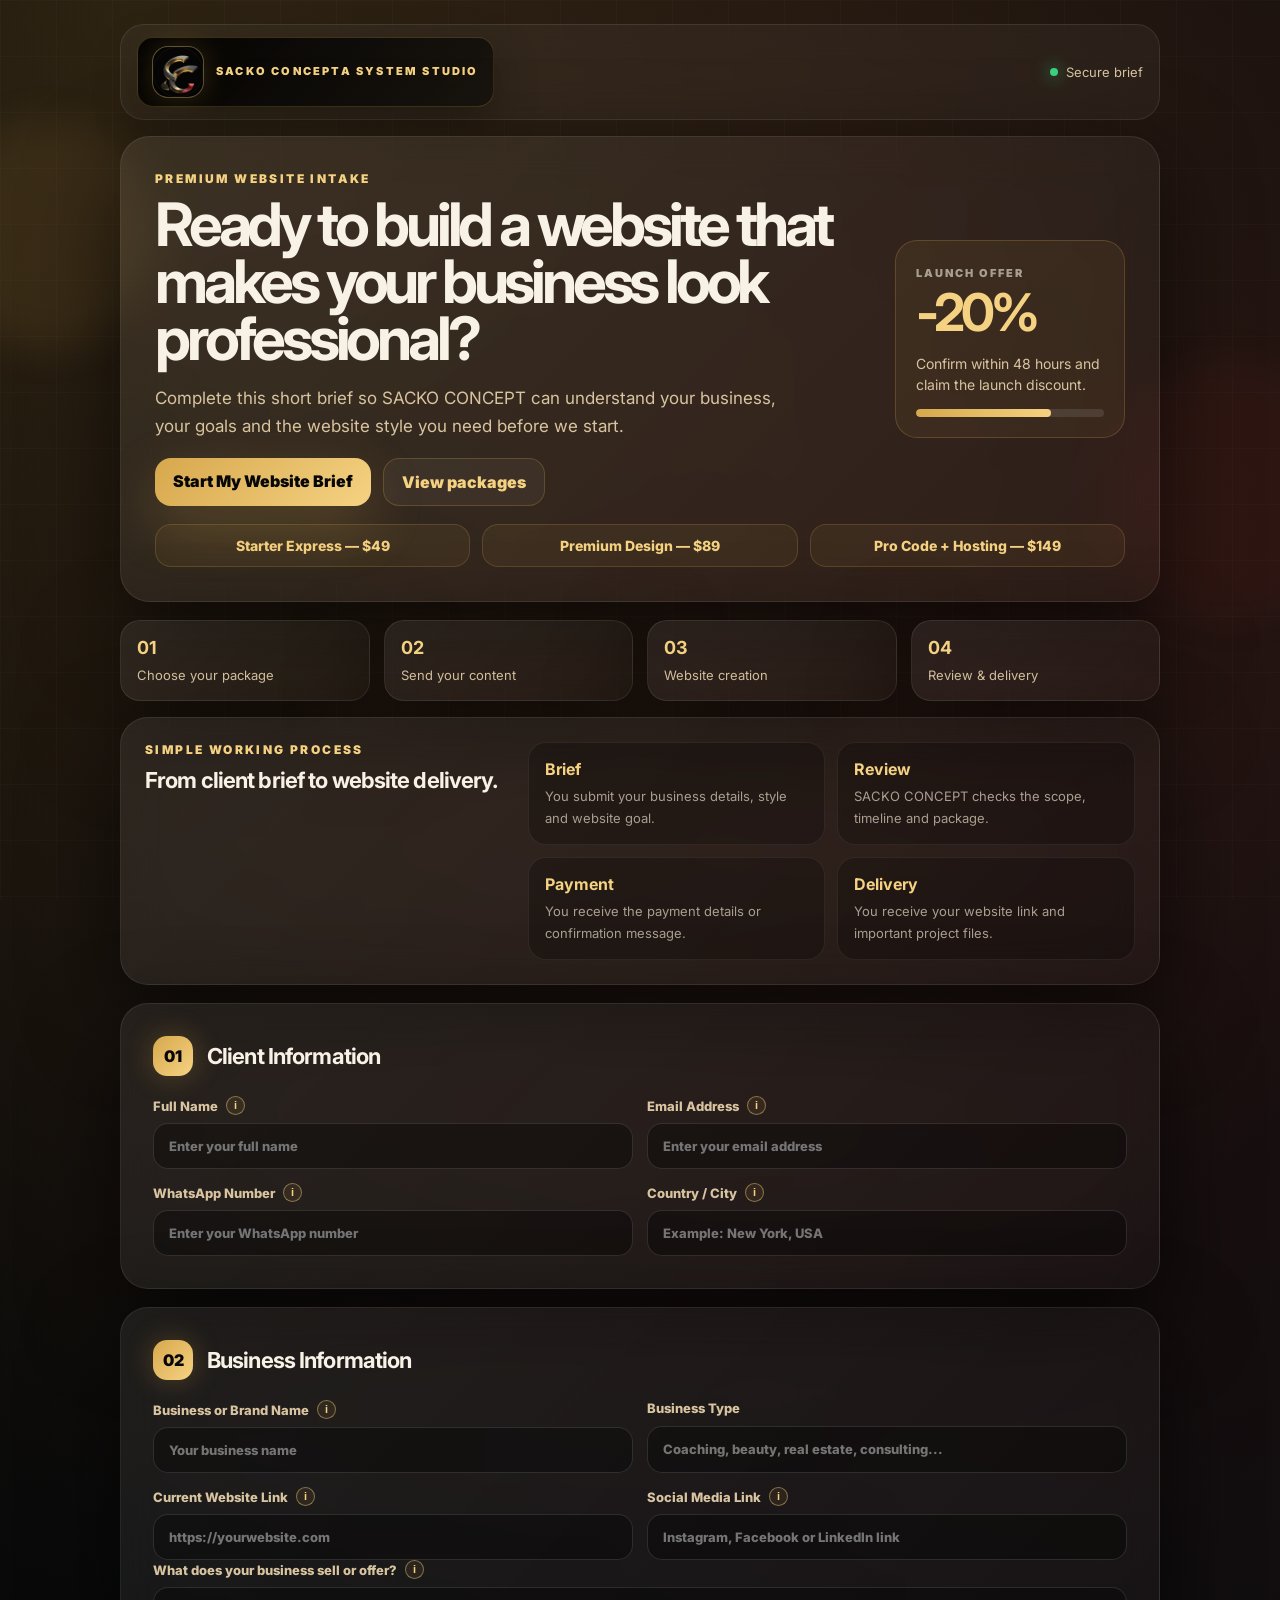
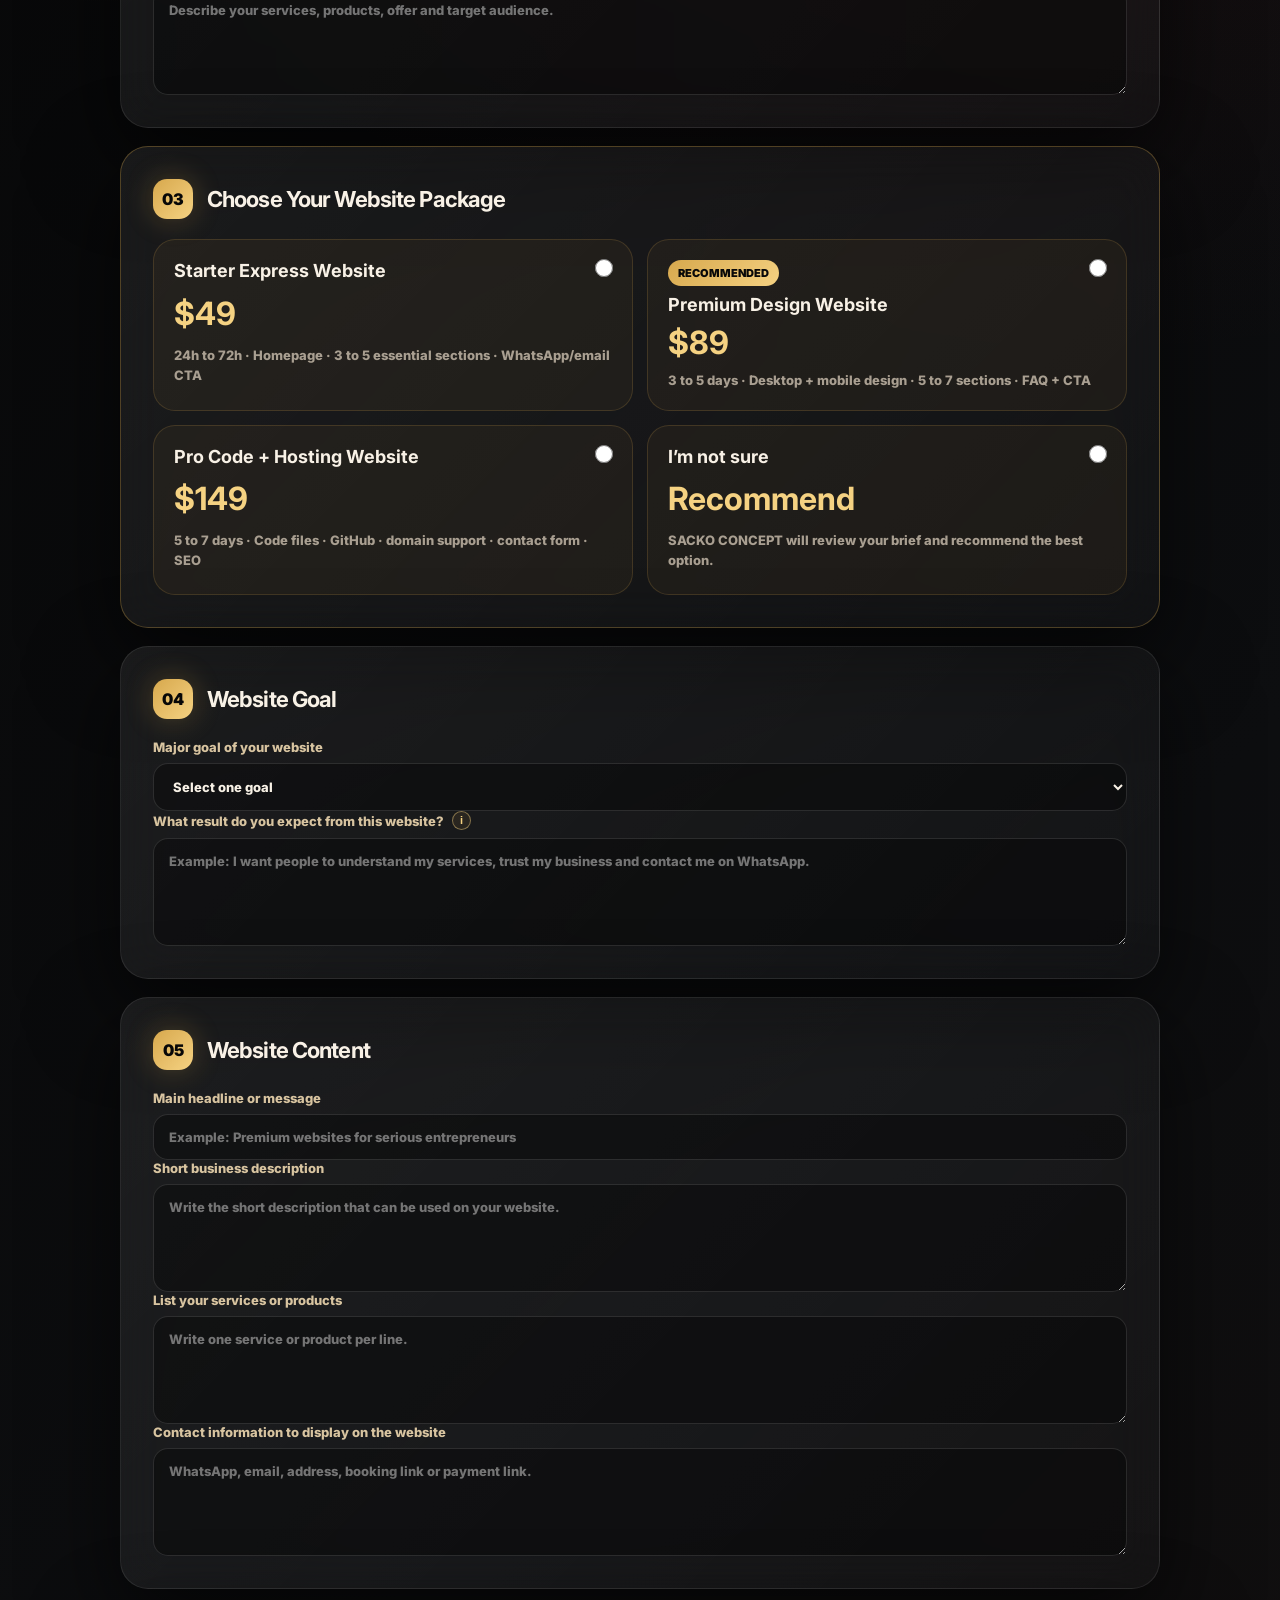
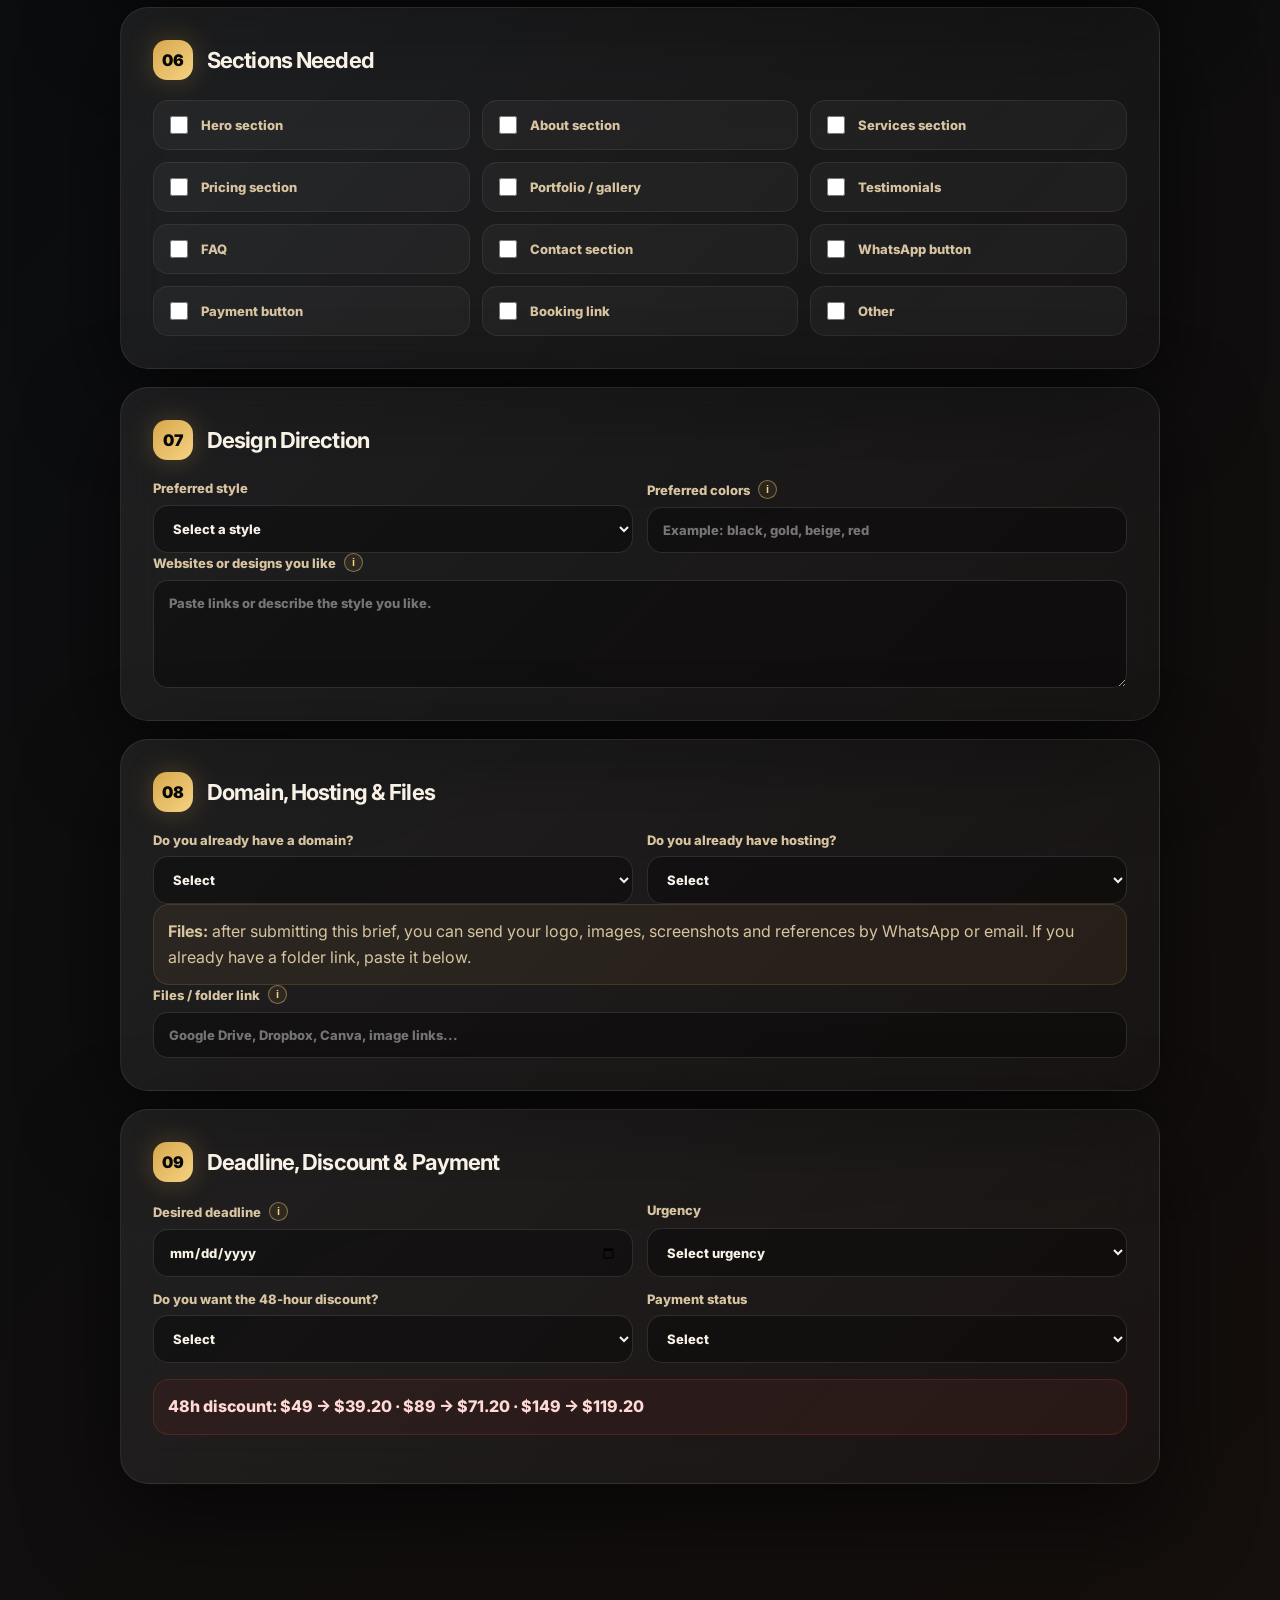
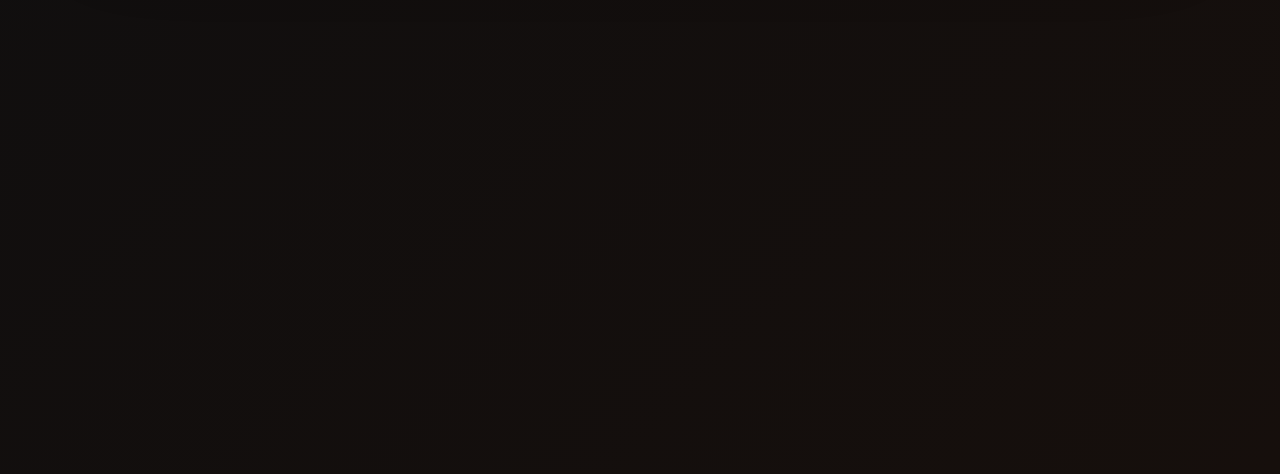
<file: brief.html>
<!DOCTYPE html>
<html lang="en">
<head>
  <meta charset="UTF-8" />
  <meta name="viewport" content="width=device-width, initial-scale=1.0" />
  <title>SACKO CONCEPT — Website Project Brief</title>
  <meta name="description" content="Submit your website project brief to SACKO CONCEPT. Share your business details, package, style, content and deadline so we can prepare your premium website project." />
  <meta property="og:type" content="website" />
  <meta property="og:site_name" content="SACKO CONCEPT" />
  <meta property="og:title" content="SACKO CONCEPT — Website Project Brief" />
  <meta property="og:description" content="A premium website intake form for clients of SACKO CONCEPT. Submit your business details, package, style and project goals before we start your website." />
  <meta property="og:url" content="https://sackoconcept8-prog.github.io/sacko-brief-studio/brief.html" />
  <meta property="og:image" content="https://dummyimage.com/1200x630/0b0b0b/d7a84d.png&text=SACKO+CONCEPT%0AWebsite+Project+Brief" />
  <meta property="og:image:width" content="1200" />
  <meta property="og:image:height" content="630" />
  <meta name="twitter:card" content="summary_large_image" />
  <meta name="twitter:title" content="SACKO CONCEPT — Website Project Brief" />
  <meta name="twitter:description" content="Share your website project details with SACKO CONCEPT before production starts." />
  <meta name="twitter:image" content="https://dummyimage.com/1200x630/0b0b0b/d7a84d.png&text=SACKO+CONCEPT%0AWebsite+Project+Brief" />
  <link rel="preconnect" href="https://fonts.googleapis.com" />
  <link rel="preconnect" href="https://fonts.gstatic.com" crossorigin />
  <link href="https://fonts.googleapis.com/css2?family=Inter:wght@400;500;600;700;800;900&display=swap" rel="stylesheet" />
  <link rel="stylesheet" href="brief.css" />
</head>
<body>
  <div class="noise-layer" aria-hidden="true"></div>
  <div class="orb orb-one" aria-hidden="true"></div>
  <div class="orb orb-two" aria-hidden="true"></div>

  <main class="brief-page">
    <nav class="topbar reveal">
      <a class="brand-link" href="index.html" aria-label="SACKO CONCEPT Work Studio"></a>
      <div class="topbar-actions">
        <span class="status-dot">Secure brief</span>
        <a href="index.html">Work Studio</a>
      </div>
    </nav>

    <header class="brief-hero reveal">
      <div class="hero-grid">
        <div>
          <p class="eyebrow">Premium Website Intake</p>
          <h1>Tell us about your website project.</h1>
          <p class="hero-text">Complete this short form so SACKO CONCEPT can understand your business, choose the right package, prepare your website structure and contact you with the next steps.</p>
          <div class="hero-actions">
            <a href="#websiteBriefForm" class="primary-link">Start the brief</a>
            <a href="#packages" class="ghost-link">View packages</a>
          </div>
        </div>

        <aside class="hero-panel">
          <span class="panel-label">Launch offer</span>
          <strong>-20%</strong>
          <p>Confirm within 48 hours and claim the launch discount.</p>
          <div class="mini-meter"><span></span></div>
        </aside>
      </div>

      <div class="package-strip">
        <span>Starter Express — $49</span>
        <span>Premium Design — $89</span>
        <span>Pro Code + Hosting — $149</span>
      </div>
    </header>

    <section class="trust-row reveal">
      <article><b>01</b><span>Choose your package</span></article>
      <article><b>02</b><span>Send your content</span></article>
      <article><b>03</b><span>Website creation</span></article>
      <article><b>04</b><span>Review &amp; delivery</span></article>
    </section>

    <section class="process-card reveal">
      <div>
        <p class="eyebrow">Simple working process</p>
        <h2>From client brief to website delivery.</h2>
      </div>
      <div class="process-grid">
        <div><strong>Brief</strong><span>You submit your business details, style and website goal.</span></div>
        <div><strong>Review</strong><span>SACKO CONCEPT checks the scope, timeline and package.</span></div>
        <div><strong>Payment</strong><span>You receive the payment details or confirmation message.</span></div>
        <div><strong>Delivery</strong><span>You receive your website link and important project files.</span></div>
      </div>
    </section>

    <form id="websiteBriefForm" class="brief-form">
      <section class="form-card reveal">
        <div class="section-title"><span>01</span><h2>Client Information</h2></div>
        <div class="grid two">
          <label>
            <span class="label-row">Full Name <span class="info-wrap"><button type="button" class="info-dot" aria-label="Why do we ask for your full name?">i</button><span class="tooltip-bubble">Use the full name of the main contact person for this project.</span></span></span>
            <input name="fullName" required placeholder="Enter your full name" />
          </label>
          <label>
            <span class="label-row">Email Address <span class="info-wrap"><button type="button" class="info-dot" aria-label="Why do we ask for your email?">i</button><span class="tooltip-bubble">We use this email for confirmation, follow-up and project updates.</span></span></span>
            <input type="email" name="email" required placeholder="Enter your email address" />
          </label>
          <label>
            <span class="label-row">WhatsApp Number <span class="info-wrap"><button type="button" class="info-dot" aria-label="Why do we ask for your WhatsApp number?">i</button><span class="tooltip-bubble">This helps us contact you quickly for questions, previews and delivery.</span></span></span>
            <input name="whatsapp" required placeholder="Enter your WhatsApp number" />
          </label>
          <label>
            <span class="label-row">Country / City <span class="info-wrap"><button type="button" class="info-dot" aria-label="Why do we ask for your city?">i</button><span class="tooltip-bubble">This helps us understand your location, audience and time zone.</span></span></span>
            <input name="location" required placeholder="Example: New York, USA" />
          </label>
        </div>
      </section>

      <section class="form-card reveal">
        <div class="section-title"><span>02</span><h2>Business Information</h2></div>
        <div class="grid two">
          <label>
            <span class="label-row">Business or Brand Name <span class="info-wrap"><button type="button" class="info-dot" aria-label="Why do we ask for the business name?">i</button><span class="tooltip-bubble">We use your business name across the website and project files.</span></span></span>
            <input name="businessName" required placeholder="Your business name" />
          </label>
          <label>Business Type<input name="businessType" required placeholder="Coaching, beauty, real estate, consulting..." /></label>
          <label>
            <span class="label-row">Current Website Link <span class="info-wrap"><button type="button" class="info-dot" aria-label="Why do we ask for the website link?">i</button><span class="tooltip-bubble">If you already have a site, we review it before creating or redesigning yours.</span></span></span>
            <input type="url" name="websiteLink" placeholder="https://yourwebsite.com" />
          </label>
          <label>
            <span class="label-row">Social Media Link <span class="info-wrap"><button type="button" class="info-dot" aria-label="Why do we ask for your social link?">i</button><span class="tooltip-bubble">This helps us understand your current online presence and brand tone.</span></span></span>
            <input type="url" name="socialLink" placeholder="Instagram, Facebook or LinkedIn link" />
          </label>
        </div>
        <label>
          <span class="label-row">What does your business sell or offer? <span class="info-wrap"><button type="button" class="info-dot" aria-label="Why do we ask what your business offers?">i</button><span class="tooltip-bubble">Describe your products, services and target audience so we can structure the website correctly.</span></span></span>
          <textarea name="businessOffer" required placeholder="Describe your services, products, offer and target audience."></textarea>
        </label>
      </section>

      <section id="packages" class="form-card highlight-card reveal">
        <div class="section-title"><span>03</span><h2>Choose Your Website Package</h2></div>
        <div class="package-grid">
          <label class="package-option">
            <input type="radio" name="package" required value="Starter Express Website — $49" />
            <strong>Starter Express Website</strong>
            <b>$49</b>
            <span>24h to 72h · Homepage · 3 to 5 essential sections · WhatsApp/email CTA</span>
          </label>
          <label class="package-option recommended">
            <input type="radio" name="package" value="Premium Design Website — $89" />
            <em>Recommended</em>
            <strong>Premium Design Website</strong>
            <b>$89</b>
            <span>3 to 5 days · Desktop + mobile design · 5 to 7 sections · FAQ + CTA</span>
          </label>
          <label class="package-option">
            <input type="radio" name="package" value="Pro Code + Hosting Website — $149" />
            <strong>Pro Code + Hosting Website</strong>
            <b>$149</b>
            <span>5 to 7 days · Code files · GitHub · domain support · contact form · SEO</span>
          </label>
          <label class="package-option">
            <input type="radio" name="package" value="Not sure — recommend the best package" />
            <strong>I’m not sure</strong>
            <b>Recommend</b>
            <span>SACKO CONCEPT will review your brief and recommend the best option.</span>
          </label>
        </div>
      </section>

      <section class="form-card reveal">
        <div class="section-title"><span>04</span><h2>Website Goal</h2></div>
        <label>Major goal of your website
          <select name="websiteGoal" required>
            <option value="">Select one goal</option>
            <option>Present my business professionally</option>
            <option>Get more clients</option>
            <option>Sell a service</option>
            <option>Promote a product</option>
            <option>Build trust and credibility</option>
            <option>Receive WhatsApp / email requests</option>
            <option>Launch quickly</option>
            <option>Create a premium brand image</option>
          </select>
        </label>
        <label>
          <span class="label-row">What result do you expect from this website? <span class="info-wrap"><button type="button" class="info-dot" aria-label="Why do we ask about your expected result?">i</button><span class="tooltip-bubble">Tell us the outcome you want so the website can be designed around that objective.</span></span></span>
          <textarea name="expectedResult" required placeholder="Example: I want people to understand my services, trust my business and contact me on WhatsApp."></textarea>
        </label>
      </section>

      <section class="form-card reveal">
        <div class="section-title"><span>05</span><h2>Website Content</h2></div>
        <label>Main headline or message<input name="mainHeadline" placeholder="Example: Premium websites for serious entrepreneurs" /></label>
        <label>Short business description<textarea name="businessDescription" required placeholder="Write the short description that can be used on your website."></textarea></label>
        <label>List your services or products<textarea name="servicesList" required placeholder="Write one service or product per line."></textarea></label>
        <label>Contact information to display on the website<textarea name="displayContact" required placeholder="WhatsApp, email, address, booking link or payment link."></textarea></label>
      </section>

      <section class="form-card reveal">
        <div class="section-title"><span>06</span><h2>Sections Needed</h2></div>
        <div class="checkbox-grid">
          <label><input type="checkbox" name="sections" value="Hero section" /> Hero section</label>
          <label><input type="checkbox" name="sections" value="About section" /> About section</label>
          <label><input type="checkbox" name="sections" value="Services section" /> Services section</label>
          <label><input type="checkbox" name="sections" value="Pricing section" /> Pricing section</label>
          <label><input type="checkbox" name="sections" value="Portfolio / gallery" /> Portfolio / gallery</label>
          <label><input type="checkbox" name="sections" value="Testimonials" /> Testimonials</label>
          <label><input type="checkbox" name="sections" value="FAQ" /> FAQ</label>
          <label><input type="checkbox" name="sections" value="Contact section" /> Contact section</label>
          <label><input type="checkbox" name="sections" value="WhatsApp button" /> WhatsApp button</label>
          <label><input type="checkbox" name="sections" value="Payment button" /> Payment button</label>
          <label><input type="checkbox" name="sections" value="Booking link" /> Booking link</label>
          <label><input type="checkbox" name="sections" value="Other" /> Other</label>
        </div>
      </section>

      <section class="form-card reveal">
        <div class="section-title"><span>07</span><h2>Design Direction</h2></div>
        <div class="grid two">
          <label>Preferred style
            <select name="style" required>
              <option value="">Select a style</option>
              <option>Luxury</option>
              <option>Minimal</option>
              <option>Modern</option>
              <option>Corporate</option>
              <option>Elegant</option>
              <option>Bold</option>
              <option>Clean</option>
              <option>Premium</option>
              <option>Creative</option>
              <option>Simple</option>
            </select>
          </label>
          <label>
            <span class="label-row">Preferred colors <span class="info-wrap"><button type="button" class="info-dot" aria-label="Why do we ask for preferred colors?">i</button><span class="tooltip-bubble">Share the colors you like so the visual direction matches your brand image.</span></span></span>
            <input name="colors" placeholder="Example: black, gold, beige, red" />
          </label>
        </div>
        <label>
          <span class="label-row">Websites or designs you like <span class="info-wrap"><button type="button" class="info-dot" aria-label="Why do we ask for website references?">i</button><span class="tooltip-bubble">Reference links help us understand the style, layout or mood you prefer.</span></span></span>
          <textarea name="designReferences" placeholder="Paste links or describe the style you like."></textarea>
        </label>
      </section>

      <section class="form-card reveal">
        <div class="section-title"><span>08</span><h2>Domain, Hosting &amp; Files</h2></div>
        <div class="grid two">
          <label>Do you already have a domain?
            <select name="domainStatus" required>
              <option value="">Select</option>
              <option>Yes</option>
              <option>No</option>
              <option>I need help with this</option>
              <option>Not sure</option>
            </select>
          </label>
          <label>Do you already have hosting?
            <select name="hostingStatus" required>
              <option value="">Select</option>
              <option>Yes</option>
              <option>No</option>
              <option>I need help with this</option>
              <option>Not sure</option>
            </select>
          </label>
        </div>
        <div class="file-note"><strong>Files:</strong> after submitting this brief, you can send your logo, images, screenshots and references by WhatsApp or email. If you already have a folder link, paste it below.</div>
        <label>
          <span class="label-row">Files / folder link <span class="info-wrap"><button type="button" class="info-dot" aria-label="Why do we ask for a files link?">i</button><span class="tooltip-bubble">Share a Google Drive, Dropbox or Canva link if your files are already organized online.</span></span></span>
          <input name="filesLink" placeholder="Google Drive, Dropbox, Canva, image links..." />
        </label>
      </section>

      <section class="form-card reveal">
        <div class="section-title"><span>09</span><h2>Deadline, Discount &amp; Payment</h2></div>
        <div class="grid two">
          <label>
            <span class="label-row">Desired deadline <span class="info-wrap"><button type="button" class="info-dot" aria-label="Why do we ask for the deadline?">i</button><span class="tooltip-bubble">This helps us plan your production timeline and delivery schedule.</span></span></span>
            <input type="date" name="deadline" required />
          </label>
          <label>Urgency
            <select name="urgency" required>
              <option value="">Select urgency</option>
              <option>Very urgent</option>
              <option>This week</option>
              <option>Within 2 weeks</option>
              <option>Flexible</option>
              <option>Not sure yet</option>
            </select>
          </label>
          <label>Do you want the 48-hour discount?
            <select name="discount" required>
              <option value="">Select</option>
              <option>Yes, I want to confirm within 48 hours</option>
              <option>No, I will confirm later</option>
              <option>I need more information first</option>
            </select>
          </label>
          <label>Payment status
            <select name="paymentStatus" required>
              <option value="">Select</option>
              <option>I have not paid yet</option>
              <option>I want the payment link</option>
              <option>I already paid</option>
              <option>I need invoice/payment details</option>
            </select>
          </label>
        </div>
        <p class="discount-note">48h discount: $49 → $39.20 · $89 → $71.20 · $149 → $119.20</p>
      </section>

      <section class="form-card reveal">
        <div class="section-title"><span>10</span><h2>Final Notes</h2></div>
        <label>Anything else we should know?<textarea name="finalNotes" placeholder="Add any special request, detail or question."></textarea></label>
        <label class="confirm"><input type="checkbox" required name="confirmReview" /> I understand that SACKO CONCEPT will review my brief before confirming the project.</label>
        <label class="confirm"><input type="checkbox" required name="confirmCosts" /> I understand that domain, hosting, subscriptions or advanced features may require additional costs.</label>
        <button type="submit" class="submit-btn"><span>Submit My Website Brief</span></button>
        <p class="secure-note">Your brief will be saved and prepared for SACKO CONCEPT review.</p>
      </section>
    </form>

    <section id="thankYou" class="thank-you hidden">
      <div class="checkmark">✓</div>
      <h2>Thank you for submitting your website project brief.</h2>
      <p>SACKO CONCEPT will review your project details and contact you shortly by email or WhatsApp with the next steps.</p>
      <a href="index.html" class="admin-link">Back to Work Studio</a>
    </section>
  </main>

  <script src="brief.js"></script>
</body>
</html>
</file>
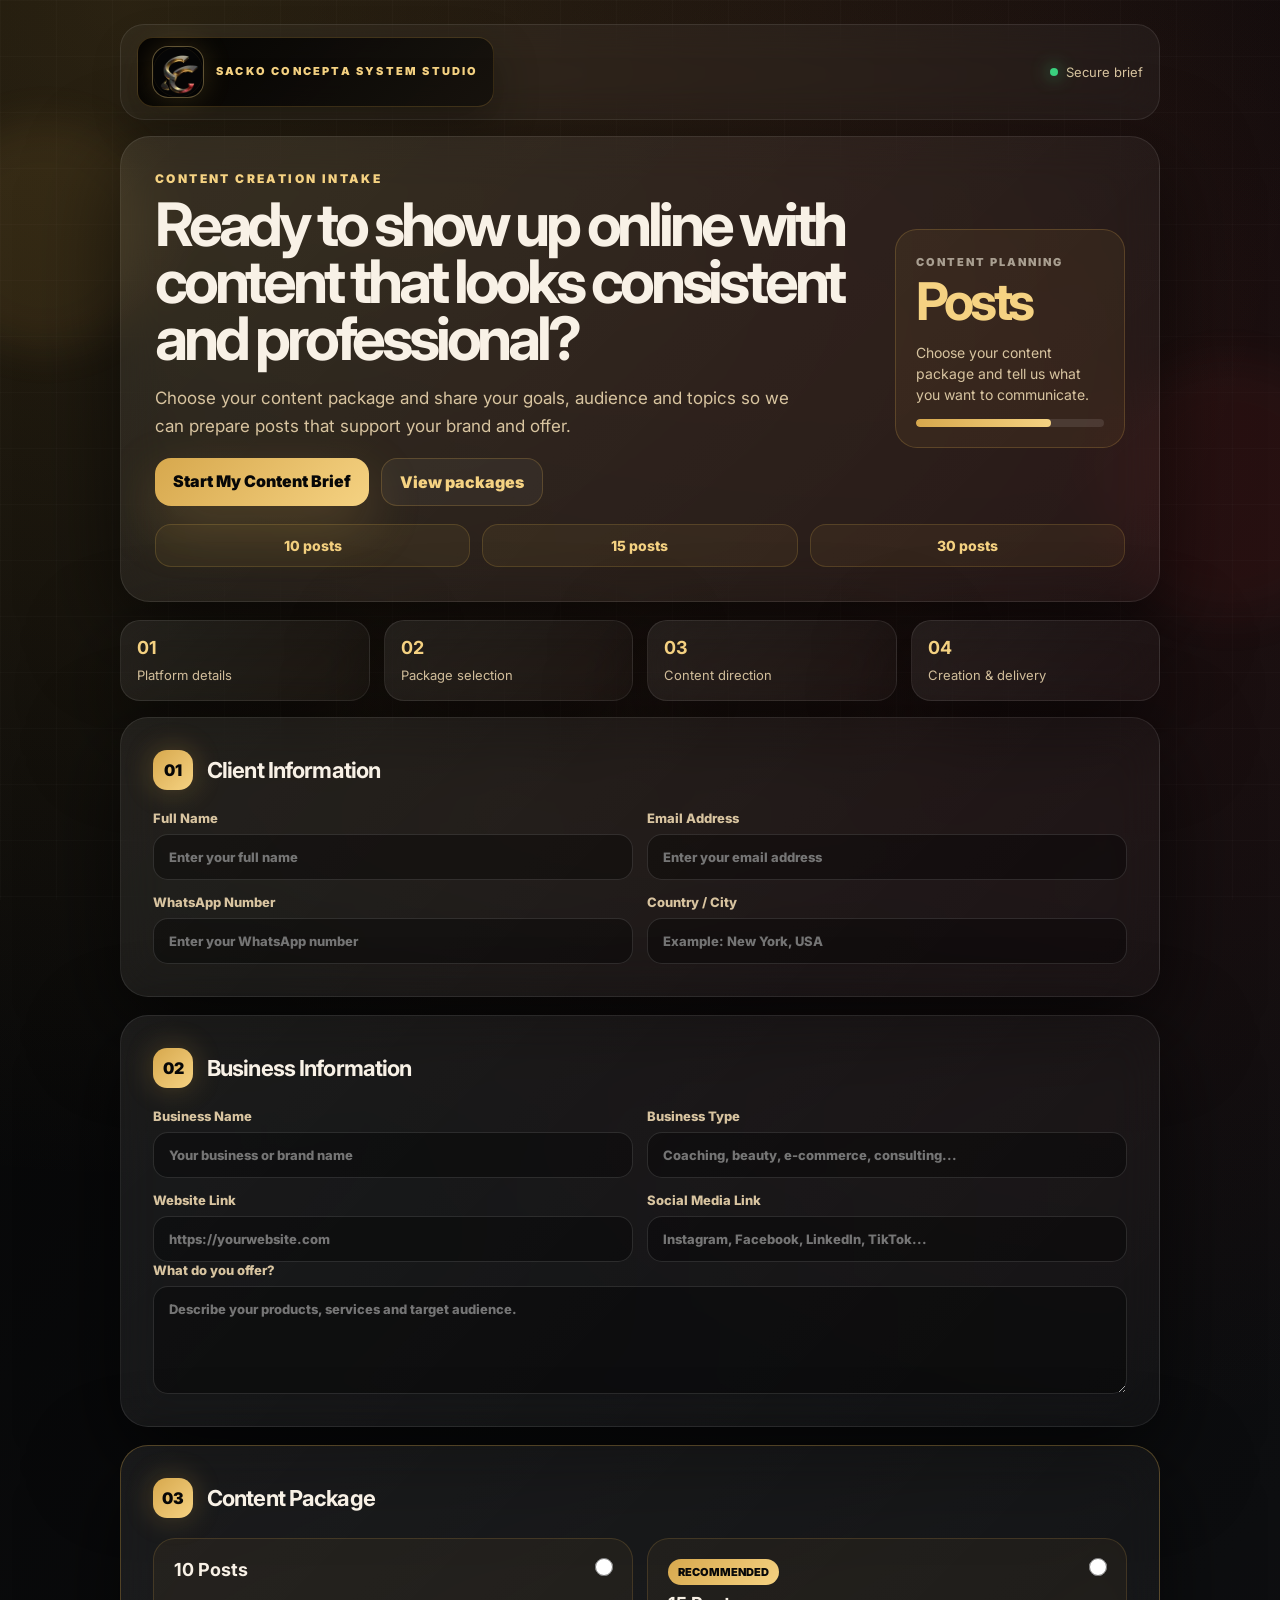
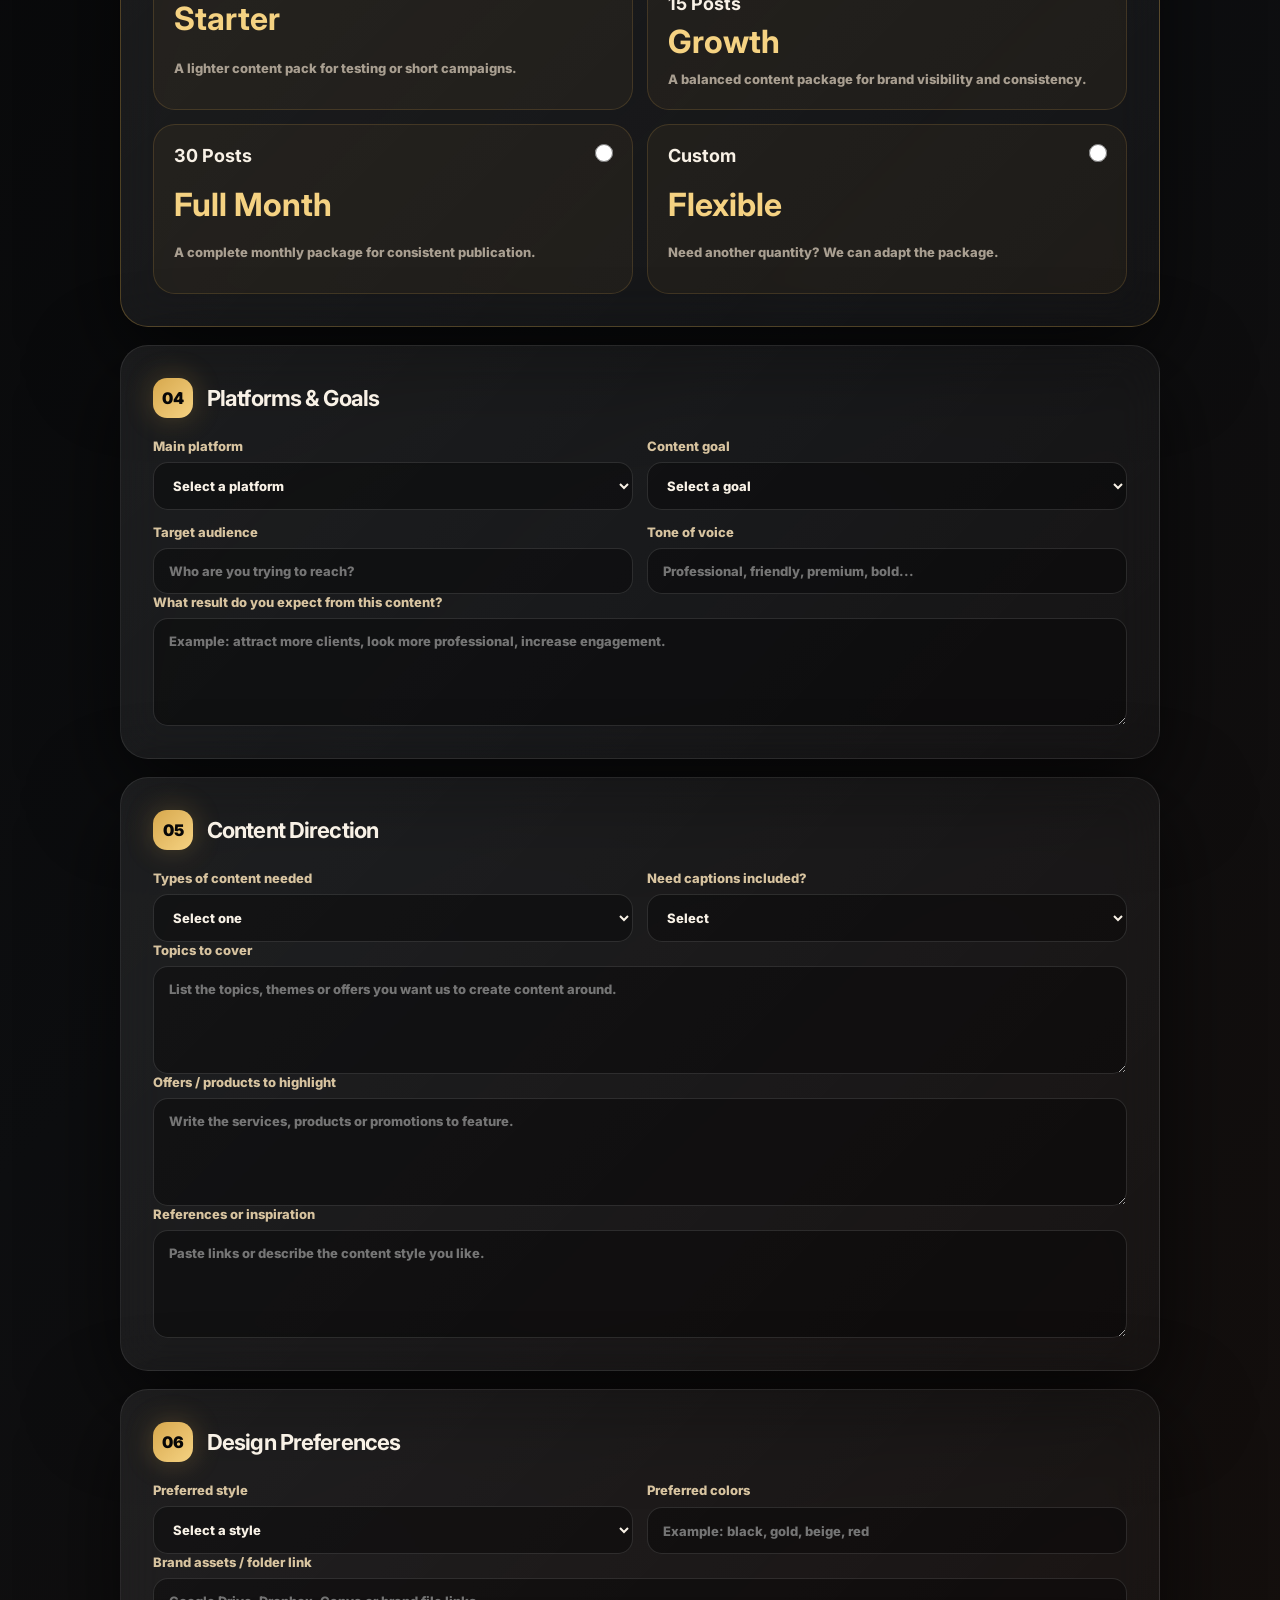
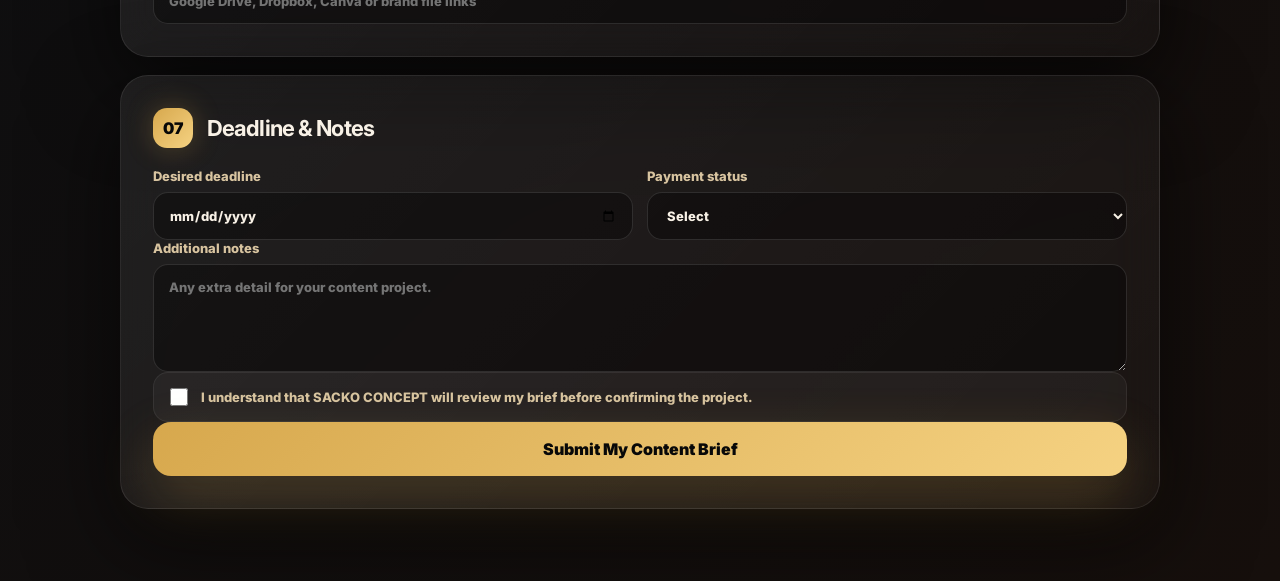
<file: content-brief.html>
<!DOCTYPE html>
<html lang="en">
<head>
  <meta charset="UTF-8" />
  <meta name="viewport" content="width=device-width, initial-scale=1.0" />
  <title>SACKO CONCEPT — Content Creation Brief</title>
  <meta name="description" content="Submit your content creation brief to SACKO CONCEPT. Share your platform, target audience, content goals and package before we create your posts." />
  <meta property="og:type" content="website" />
  <meta property="og:site_name" content="SACKO CONCEPT" />
  <meta property="og:title" content="SACKO CONCEPT — Content Creation Brief" />
  <meta property="og:description" content="A premium content creation intake form for clients of SACKO CONCEPT. Share your platform, package and content direction before we create your posts." />
  <meta property="og:url" content="https://sackoconcept8-prog.github.io/sacko-brief-studio/content-brief.html" />
  <meta property="og:image" content="https://dummyimage.com/1200x630/0b0b0b/d7a84d.png&text=SACKO+CONCEPT%0AContent+Creation+Brief" />
  <meta name="twitter:card" content="summary_large_image" />
  <meta name="twitter:title" content="SACKO CONCEPT — Content Creation Brief" />
  <meta name="twitter:description" content="Share your content creation project details with SACKO CONCEPT before production starts." />
  <meta name="twitter:image" content="https://dummyimage.com/1200x630/0b0b0b/d7a84d.png&text=SACKO+CONCEPT%0AContent+Creation+Brief" />
  <link rel="preconnect" href="https://fonts.googleapis.com" />
  <link rel="preconnect" href="https://fonts.gstatic.com" crossorigin />
  <link href="https://fonts.googleapis.com/css2?family=Inter:wght@400;500;600;700;800;900&display=swap" rel="stylesheet" />
  <link rel="stylesheet" href="brief.css" />
</head>
<body>
  <div class="noise-layer" aria-hidden="true"></div>
  <div class="orb orb-one" aria-hidden="true"></div>
  <div class="orb orb-two" aria-hidden="true"></div>
  <main class="brief-page">
    <nav class="topbar reveal"><a class="brand-link" href="index.html" aria-label="SACKO CONCEPT Work Studio"></a><div class="topbar-actions"><span class="status-dot">Secure brief</span><a href="index.html">Work Studio</a></div></nav>
    <header class="brief-hero reveal"><div class="hero-grid"><div><p class="eyebrow">Content Creation Intake</p><h1>Tell us about your content project.</h1><p class="hero-text">Complete this brief so SACKO CONCEPT can plan and create content adapted to your audience, offer and posting goals.</p><div class="hero-actions"><a href="#websiteBriefForm" class="primary-link">Start the brief</a><a href="#packages" class="ghost-link">View packages</a></div></div><aside class="hero-panel"><span class="panel-label">Content planning</span><strong>Posts</strong><p>Choose your content package and tell us what you want to communicate.</p><div class="mini-meter"><span></span></div></aside></div><div class="package-strip"><span>10 posts</span><span>15 posts</span><span>30 posts</span></div></header>
    <section class="trust-row reveal"><article><b>01</b><span>Platform details</span></article><article><b>02</b><span>Package selection</span></article><article><b>03</b><span>Content direction</span></article><article><b>04</b><span>Creation & delivery</span></article></section>
    <form id="websiteBriefForm" class="brief-form">
      <input type="hidden" name="formType" value="Content Creation Brief" />
      <section class="form-card reveal"><div class="section-title"><span>01</span><h2>Client Information</h2></div><div class="grid two"><label>Full Name<input name="fullName" required placeholder="Enter your full name" /></label><label>Email Address<input type="email" name="email" required placeholder="Enter your email address" /></label><label>WhatsApp Number<input name="whatsapp" required placeholder="Enter your WhatsApp number" /></label><label>Country / City<input name="location" required placeholder="Example: New York, USA" /></label></div></section>
      <section class="form-card reveal"><div class="section-title"><span>02</span><h2>Business Information</h2></div><div class="grid two"><label>Business Name<input name="businessName" required placeholder="Your business or brand name" /></label><label>Business Type<input name="businessType" required placeholder="Coaching, beauty, e-commerce, consulting..." /></label><label>Website Link<input type="url" name="websiteLink" placeholder="https://yourwebsite.com" /></label><label>Social Media Link<input type="url" name="socialLink" placeholder="Instagram, Facebook, LinkedIn, TikTok..." /></label></div><label>What do you offer?<textarea name="businessOffer" required placeholder="Describe your products, services and target audience."></textarea></label></section>
      <section id="packages" class="form-card highlight-card reveal"><div class="section-title"><span>03</span><h2>Content Package</h2></div><div class="package-grid"><label class="package-option"><input type="radio" name="contentPackage" required value="10 posts" /><strong>10 Posts</strong><b>Starter</b><span>A lighter content pack for testing or short campaigns.</span></label><label class="package-option recommended"><input type="radio" name="contentPackage" value="15 posts" /><em>Recommended</em><strong>15 Posts</strong><b>Growth</b><span>A balanced content package for brand visibility and consistency.</span></label><label class="package-option"><input type="radio" name="contentPackage" value="30 posts" /><strong>30 Posts</strong><b>Full Month</b><span>A complete monthly package for consistent publication.</span></label><label class="package-option"><input type="radio" name="contentPackage" value="Custom package" /><strong>Custom</strong><b>Flexible</b><span>Need another quantity? We can adapt the package.</span></label></div></section>
      <section class="form-card reveal"><div class="section-title"><span>04</span><h2>Platforms & Goals</h2></div><div class="grid two"><label>Main platform<select name="mainPlatform" required><option value="">Select a platform</option><option>Instagram</option><option>Facebook</option><option>LinkedIn</option><option>TikTok</option><option>Multiple platforms</option></select></label><label>Content goal<select name="contentGoal" required><option value="">Select a goal</option><option>Brand awareness</option><option>Attract clients</option><option>Promote an offer</option><option>Educate the audience</option><option>Sell a product</option><option>Look more professional</option></select></label><label>Target audience<input name="targetAudience" placeholder="Who are you trying to reach?" /></label><label>Tone of voice<input name="toneOfVoice" placeholder="Professional, friendly, premium, bold..." /></label></div><label>What result do you expect from this content?<textarea name="expectedResult" required placeholder="Example: attract more clients, look more professional, increase engagement."></textarea></label></section>
      <section class="form-card reveal"><div class="section-title"><span>05</span><h2>Content Direction</h2></div><div class="grid two"><label>Types of content needed<select name="contentTypes" required><option value="">Select one</option><option>Educational posts</option><option>Promotional posts</option><option>Tips / advice</option><option>Mixed content</option><option>Inspirational content</option></select></label><label>Need captions included?<select name="captionsIncluded" required><option value="">Select</option><option>Yes</option><option>No</option><option>Only short captions</option></select></label></div><label>Topics to cover<textarea name="topicsToCover" required placeholder="List the topics, themes or offers you want us to create content around."></textarea></label><label>Offers / products to highlight<textarea name="offersToHighlight" placeholder="Write the services, products or promotions to feature."></textarea></label><label>References or inspiration<textarea name="designReferences" placeholder="Paste links or describe the content style you like."></textarea></label></section>
      <section class="form-card reveal"><div class="section-title"><span>06</span><h2>Design Preferences</h2></div><div class="grid two"><label>Preferred style<select name="style" required><option value="">Select a style</option><option>Luxury</option><option>Minimal</option><option>Modern</option><option>Corporate</option><option>Bold</option><option>Elegant</option><option>Creative</option><option>Clean</option></select></label><label>Preferred colors<input name="colors" placeholder="Example: black, gold, beige, red" /></label></div><label>Brand assets / folder link<input name="filesLink" placeholder="Google Drive, Dropbox, Canva or brand file links" /></label></section>
      <section class="form-card reveal"><div class="section-title"><span>07</span><h2>Deadline & Notes</h2></div><div class="grid two"><label>Desired deadline<input type="date" name="deadline" required /></label><label>Payment status<select name="paymentStatus" required><option value="">Select</option><option>I have not paid yet</option><option>I want the payment link</option><option>I already paid</option><option>I need invoice/payment details</option></select></label></div><label>Additional notes<textarea name="finalNotes" placeholder="Any extra detail for your content project."></textarea></label><label class="confirm"><input type="checkbox" required name="confirmReview" /> I understand that SACKO CONCEPT will review my brief before confirming the project.</label><button type="submit" class="submit-btn"><span>Submit My Content Brief</span></button></section>
    </form>
    <section id="thankYou" class="thank-you hidden"><div class="checkmark">✓</div><h2>Thank you for submitting your content brief.</h2><p>SACKO CONCEPT will review your project details and contact you shortly.</p><a href="index.html" class="admin-link">Back to Work Studio</a></section>
  </main>
  <script src="brief.js"></script>
</body>
</html>
</file>
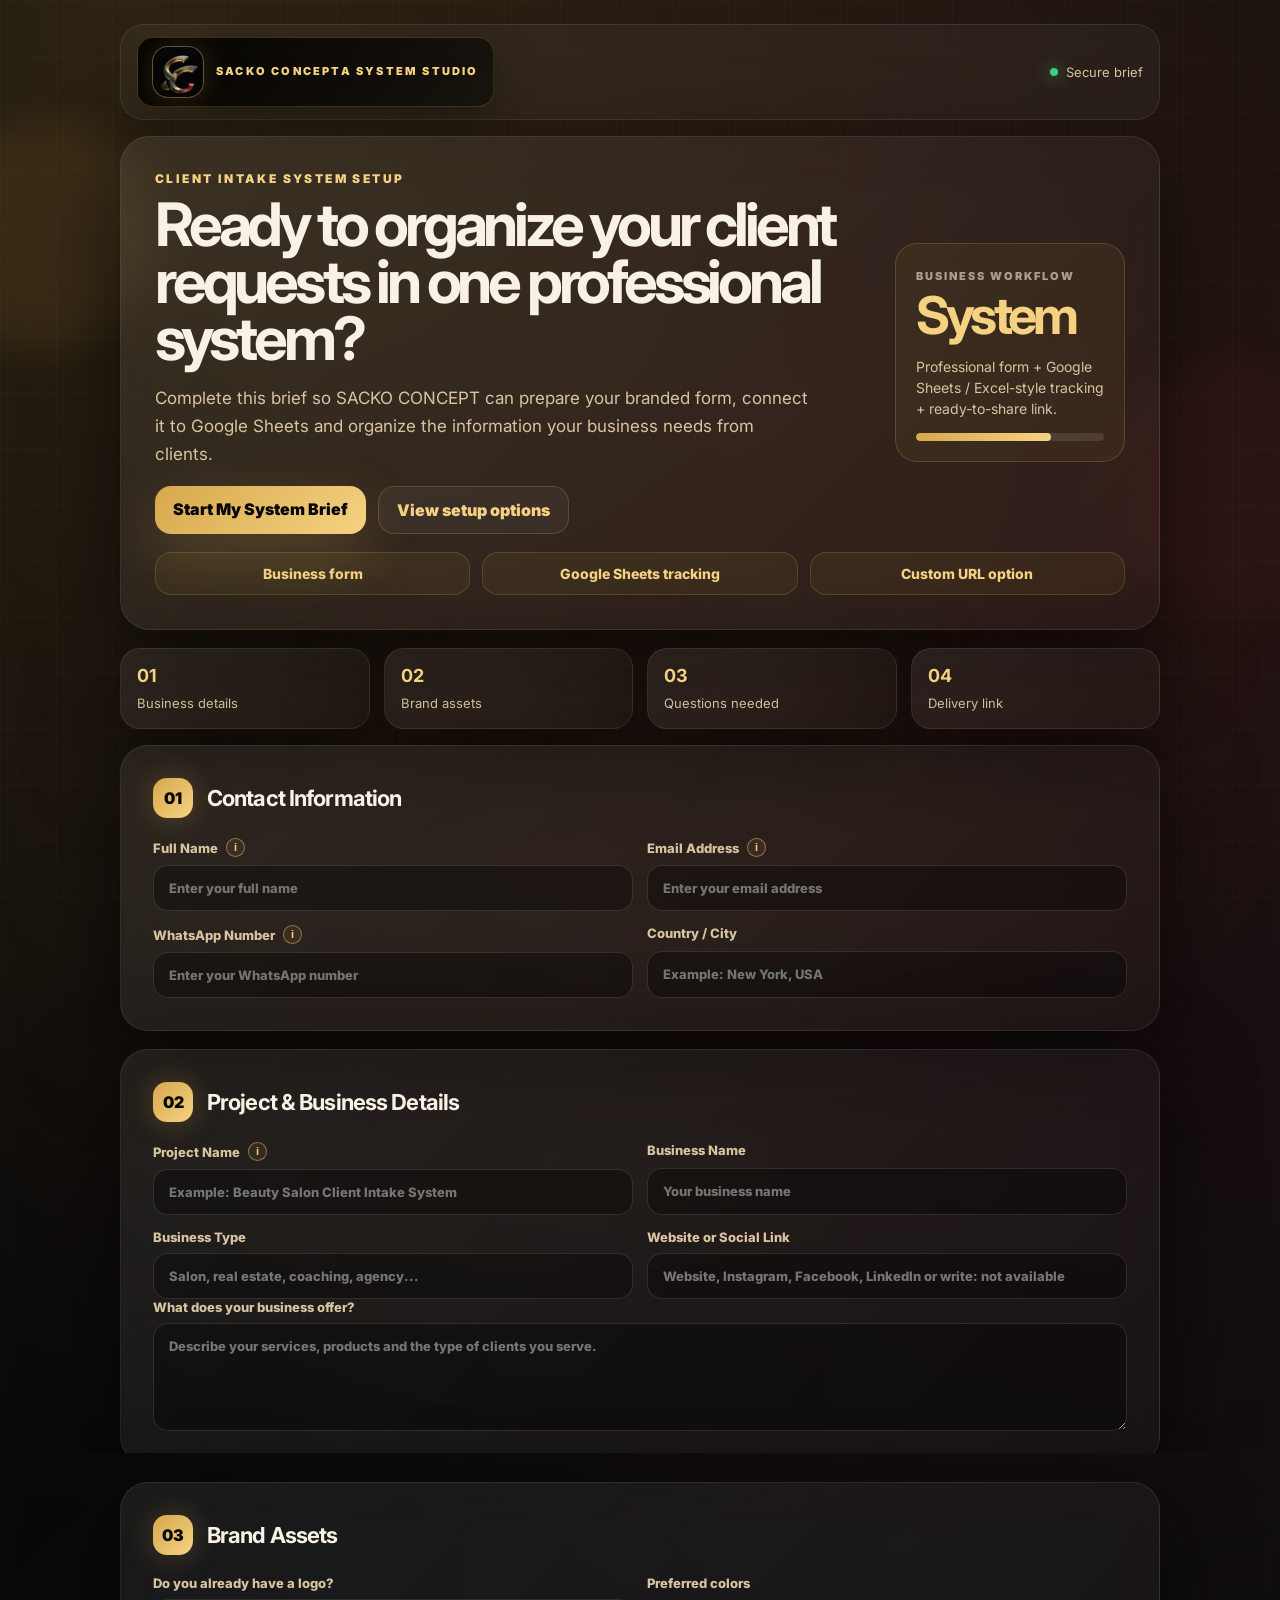
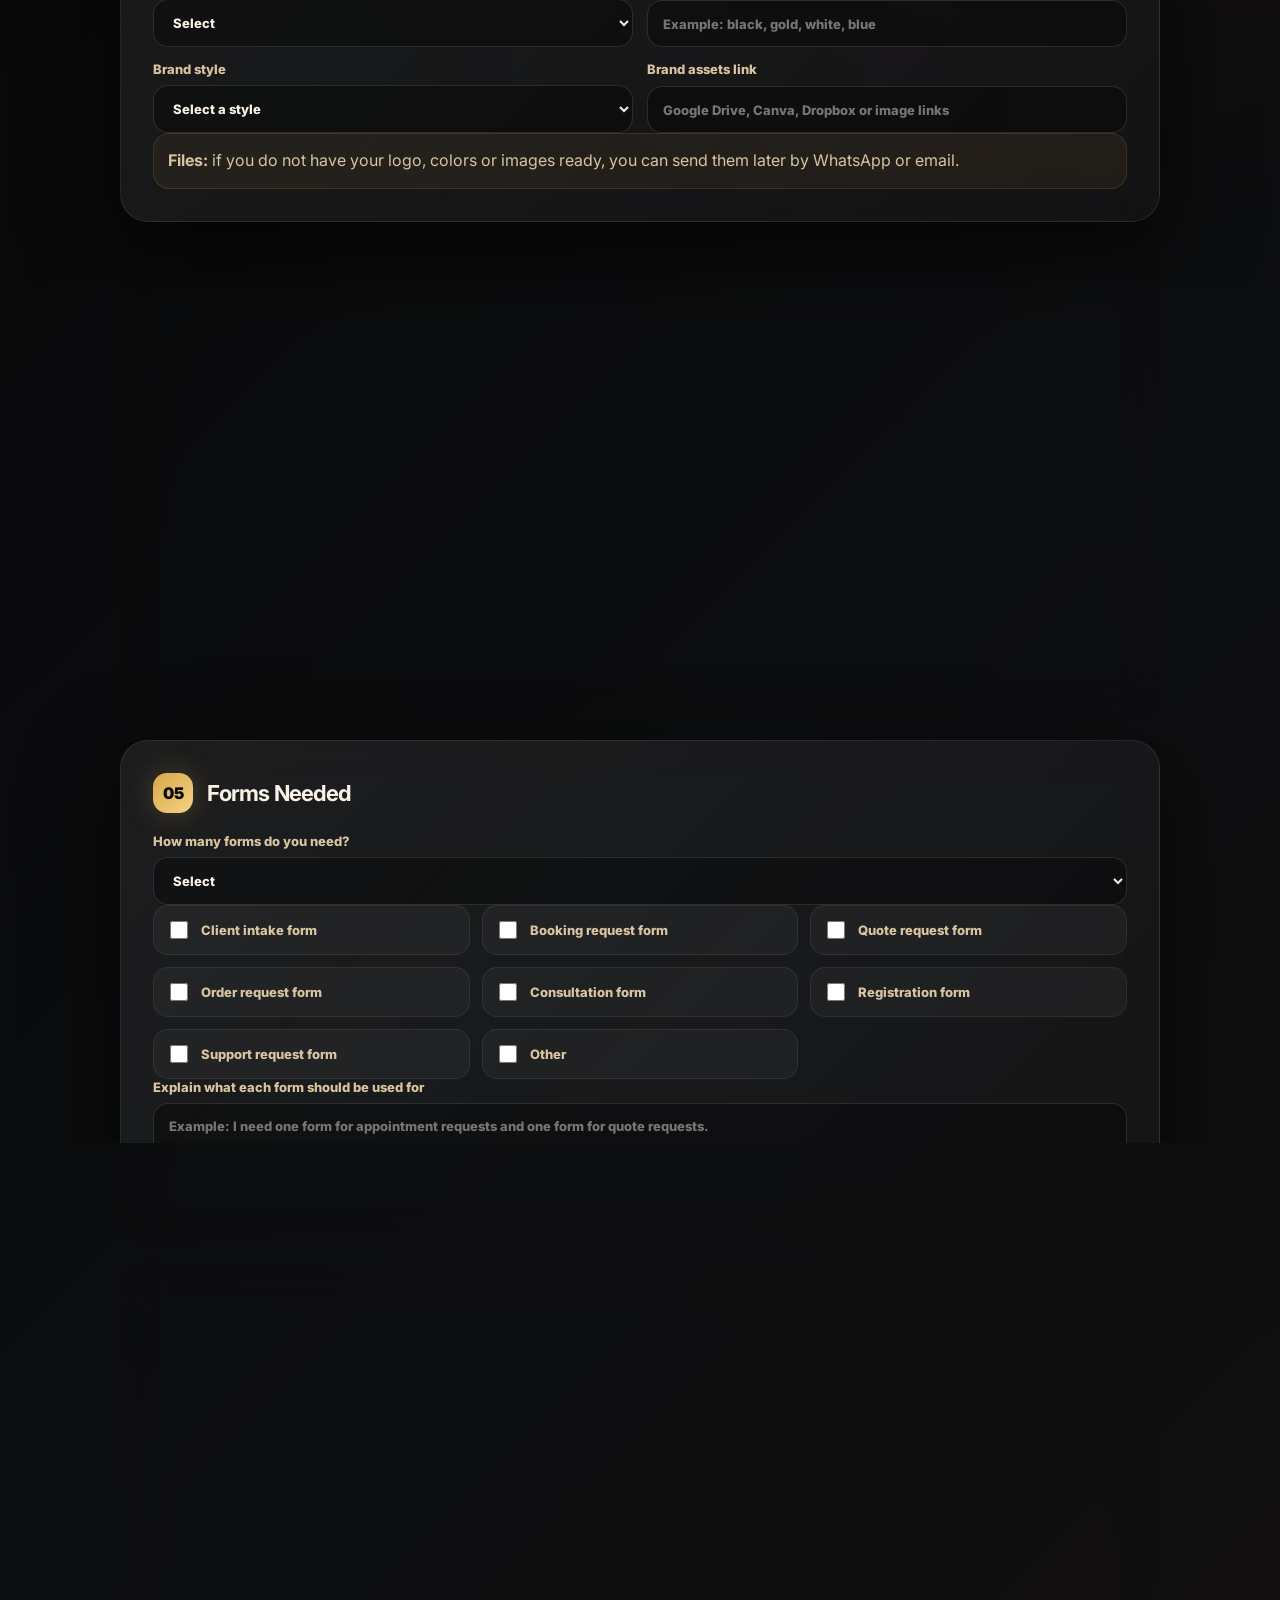
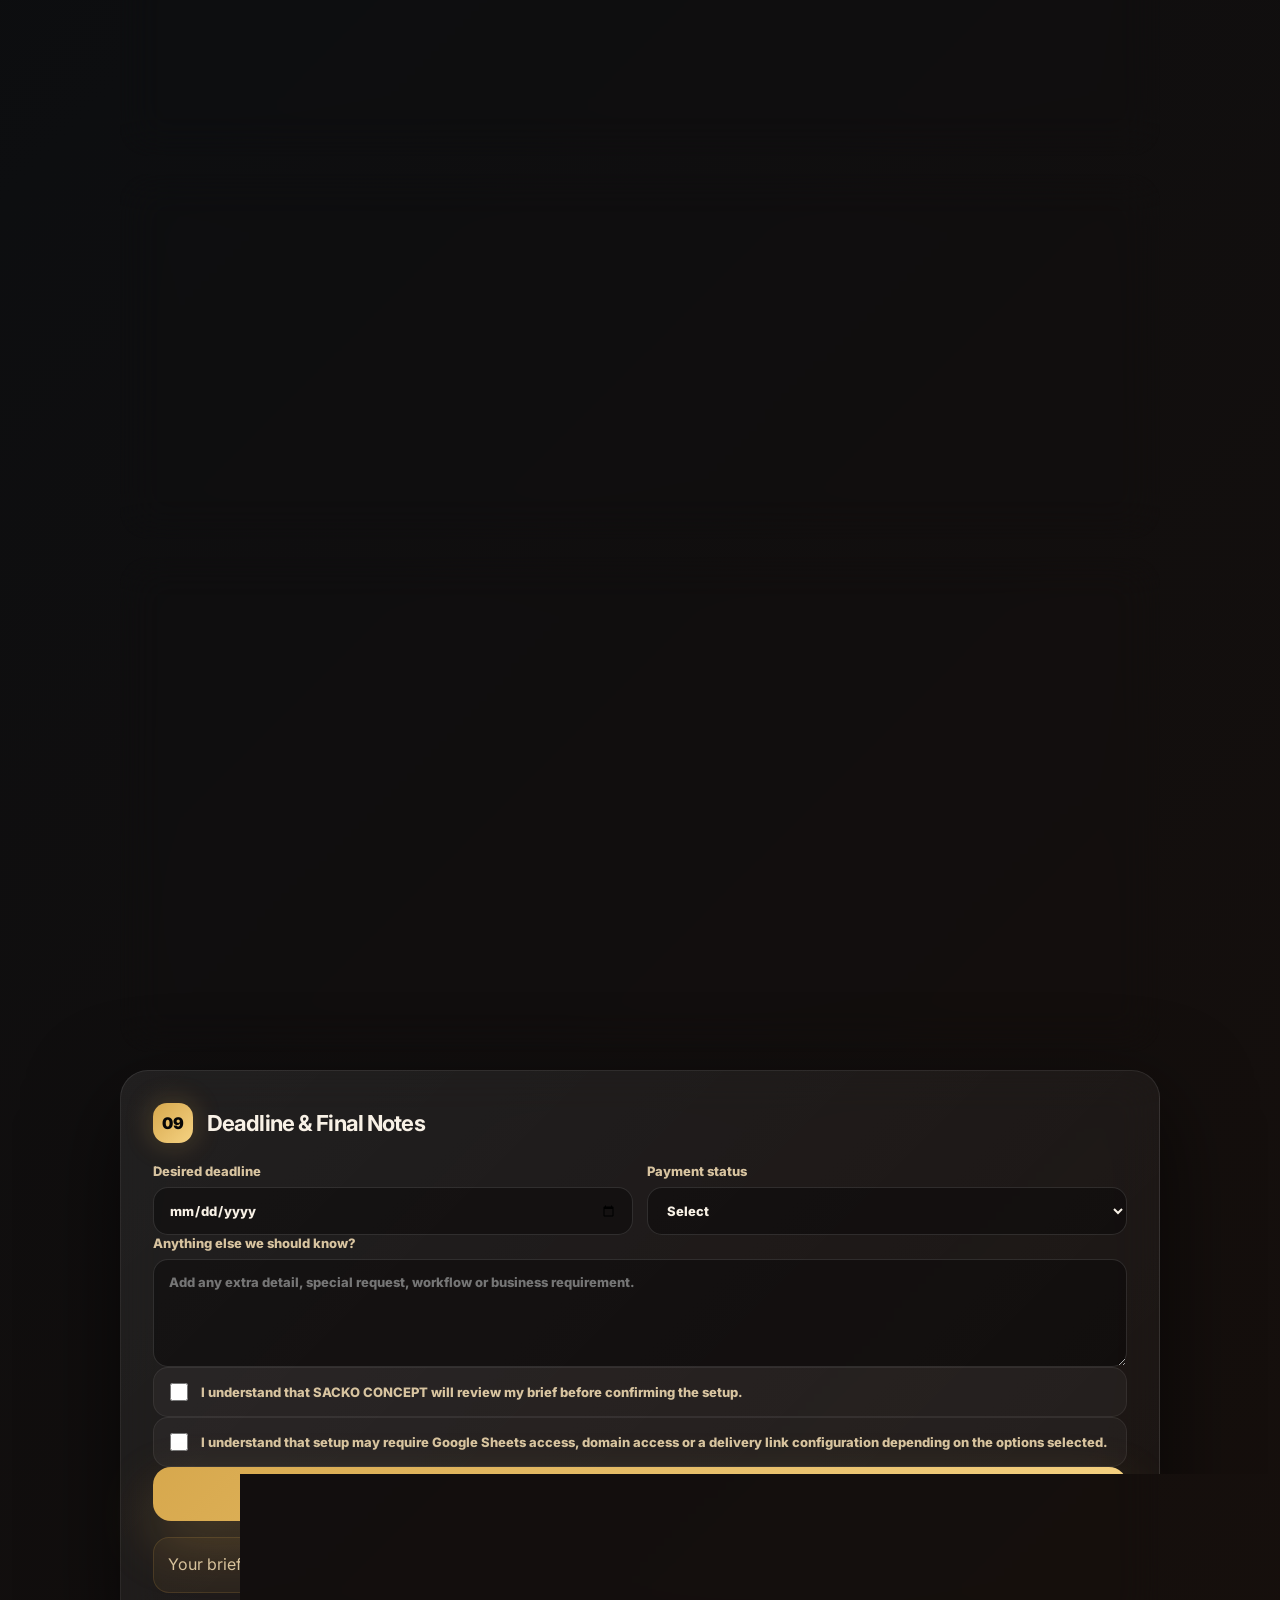
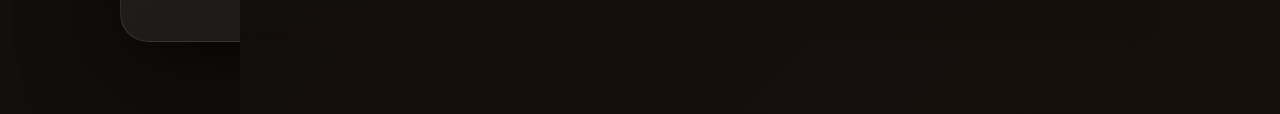
<file: intake-system-brief.html>
<!DOCTYPE html>
<html lang="en">
<head>
  <meta charset="UTF-8" />
  <meta name="viewport" content="width=device-width, initial-scale=1.0" />
  <title>SACKO CONCEPT — Client Intake System Brief</title>
  <meta name="description" content="Submit your Client Intake System brief to SACKO CONCEPT. Share your business details, branding, services and form needs so we can create your data collection system." />
  <meta property="og:type" content="website" />
  <meta property="og:site_name" content="SACKO CONCEPT" />
  <meta property="og:title" content="SACKO CONCEPT — Client Intake System Brief" />
  <meta property="og:description" content="A professional intake system brief for businesses that want branded forms connected to Google Sheets / Excel-style tracking." />
  <meta property="og:url" content="https://sackoconcept8-prog.github.io/sacko-brief-studio/intake-system-brief.html" />
  <meta property="og:image" content="https://dummyimage.com/1200x630/0b0b0b/d7a84d.png&text=SACKO+CONCEPT%0AClient+Intake+System+Brief" />
  <meta name="twitter:card" content="summary_large_image" />
  <meta name="twitter:title" content="SACKO CONCEPT — Client Intake System Brief" />
  <meta name="twitter:description" content="Share your business details so SACKO CONCEPT can build your branded client intake system." />
  <meta name="twitter:image" content="https://dummyimage.com/1200x630/0b0b0b/d7a84d.png&text=SACKO+CONCEPT%0AClient+Intake+System+Brief" />
  <link rel="preconnect" href="https://fonts.googleapis.com" />
  <link rel="preconnect" href="https://fonts.gstatic.com" crossorigin />
  <link href="https://fonts.googleapis.com/css2?family=Inter:wght@400;500;600;700;800;900&display=swap" rel="stylesheet" />
  <link rel="stylesheet" href="brief.css" />
</head>
<body>
  <div class="noise-layer" aria-hidden="true"></div>
  <div class="orb orb-one" aria-hidden="true"></div>
  <div class="orb orb-two" aria-hidden="true"></div>

  <main class="brief-page">
    <nav class="topbar reveal">
      <a class="brand-link" href="#" aria-label="SACKO CONCEPT"></a>
      <div class="topbar-actions"><span class="status-dot">Secure brief</span></div>
    </nav>

    <header class="brief-hero reveal">
      <div class="hero-grid">
        <div>
          <p class="eyebrow">Client Intake System Setup</p>
          <h1>Ready to organize your client requests in one professional system?</h1>
          <p class="hero-text">Complete this brief so SACKO CONCEPT can prepare your branded form, connect it to Google Sheets and organize the information your business needs from clients.</p>
          <div class="hero-actions"><a href="#websiteBriefForm" class="primary-link">Start My System Brief</a><a href="#packages" class="ghost-link">View setup options</a></div>
        </div>
        <aside class="hero-panel"><span class="panel-label">Business workflow</span><strong>System</strong><p>Professional form + Google Sheets / Excel-style tracking + ready-to-share link.</p><div class="mini-meter"><span></span></div></aside>
      </div>
      <div class="package-strip"><span>Business form</span><span>Google Sheets tracking</span><span>Custom URL option</span></div>
    </header>

    <section class="trust-row reveal"><article><b>01</b><span>Business details</span></article><article><b>02</b><span>Brand assets</span></article><article><b>03</b><span>Questions needed</span></article><article><b>04</b><span>Delivery link</span></article></section>

    <form id="websiteBriefForm" class="brief-form">
      <input type="hidden" name="formType" value="Client Intake System Brief" />

      <section class="form-card reveal">
        <div class="section-title"><span>01</span><h2>Contact Information</h2></div>
        <div class="grid two">
          <label><span class="label-row">Full Name <span class="info-wrap"><button type="button" class="info-dot">i</button><span class="tooltip-bubble">Name of the person responsible for this project.</span></span></span><input name="fullName" required placeholder="Enter your full name" /></label>
          <label><span class="label-row">Email Address <span class="info-wrap"><button type="button" class="info-dot">i</button><span class="tooltip-bubble">We use this email for project updates and delivery.</span></span></span><input type="email" name="email" required placeholder="Enter your email address" /></label>
          <label><span class="label-row">WhatsApp Number <span class="info-wrap"><button type="button" class="info-dot">i</button><span class="tooltip-bubble">This helps us contact you quickly if we need clarification.</span></span></span><input name="whatsapp" required placeholder="Enter your WhatsApp number" /></label>
          <label>Country / City<input name="location" placeholder="Example: New York, USA" /></label>
        </div>
      </section>

      <section class="form-card reveal">
        <div class="section-title"><span>02</span><h2>Project & Business Details</h2></div>
        <div class="grid two">
          <label><span class="label-row">Project Name <span class="info-wrap"><button type="button" class="info-dot">i</button><span class="tooltip-bubble">Give this setup a name, for example: Beauty Salon Booking Form.</span></span></span><input name="projectName" required placeholder="Example: Beauty Salon Client Intake System" /></label>
          <label>Business Name<input name="businessName" required placeholder="Your business name" /></label>
          <label>Business Type<input name="businessType" required placeholder="Salon, real estate, coaching, agency..." /></label>
          <label>Website or Social Link<input name="socialLink" placeholder="Website, Instagram, Facebook, LinkedIn or write: not available" /></label>
        </div>
        <label>What does your business offer?<textarea name="businessOffer" required placeholder="Describe your services, products and the type of clients you serve."></textarea></label>
      </section>

      <section class="form-card reveal">
        <div class="section-title"><span>03</span><h2>Brand Assets</h2></div>
        <div class="grid two">
          <label>Do you already have a logo?<select name="logoStatus" required><option value="">Select</option><option>Yes, I have a logo</option><option>No, I need a simple logo</option><option>No, but I will send it later</option><option>Not sure</option></select></label>
          <label>Preferred colors<input name="colors" placeholder="Example: black, gold, white, blue" /></label>
          <label>Brand style<select name="style" required><option value="">Select a style</option><option>Luxury</option><option>Modern</option><option>Minimal</option><option>Corporate</option><option>Elegant</option><option>Bold</option><option>Clean</option><option>Friendly</option></select></label>
          <label>Brand assets link<input name="filesLink" placeholder="Google Drive, Canva, Dropbox or image links" /></label>
        </div>
        <div class="file-note"><strong>Files:</strong> if you do not have your logo, colors or images ready, you can send them later by WhatsApp or email.</div>
      </section>

      <section id="packages" class="form-card highlight-card reveal">
        <div class="section-title"><span>04</span><h2>System Setup Option</h2></div>
        <div class="package-grid">
          <label class="package-option"><input type="radio" name="systemPackage" required value="Starter Intake System" /><strong>Starter Intake System</strong><b>1 Form</b><span>One branded form connected to one Google Sheet.</span></label>
          <label class="package-option recommended"><input type="radio" name="systemPackage" value="Pro Intake System" /><em>Recommended</em><strong>Pro Intake System</strong><b>2–4 Forms</b><span>Multiple forms, organized sheet tabs and cleaner workflow.</span></label>
          <label class="package-option"><input type="radio" name="systemPackage" value="Business Automation System" /><strong>Business Automation System</strong><b>Advanced</b><span>Several forms, tracking dashboard and workflow setup.</span></label>
          <label class="package-option"><input type="radio" name="systemPackage" value="Not sure" /><strong>Not sure</strong><b>Advice</b><span>SACKO CONCEPT will recommend the best setup.</span></label>
        </div>
      </section>

      <section class="form-card reveal">
        <div class="section-title"><span>05</span><h2>Forms Needed</h2></div>
        <label>How many forms do you need?<select name="numberOfForms" required><option value="">Select</option><option>1 form</option><option>2 forms</option><option>3 forms</option><option>4 forms</option><option>5+ forms</option><option>Not sure yet</option></select></label>
        <div class="checkbox-grid">
          <label><input type="checkbox" name="formsNeeded" value="Client intake form" /> Client intake form</label>
          <label><input type="checkbox" name="formsNeeded" value="Booking request form" /> Booking request form</label>
          <label><input type="checkbox" name="formsNeeded" value="Quote request form" /> Quote request form</label>
          <label><input type="checkbox" name="formsNeeded" value="Order request form" /> Order request form</label>
          <label><input type="checkbox" name="formsNeeded" value="Consultation form" /> Consultation form</label>
          <label><input type="checkbox" name="formsNeeded" value="Registration form" /> Registration form</label>
          <label><input type="checkbox" name="formsNeeded" value="Support request form" /> Support request form</label>
          <label><input type="checkbox" name="formsNeeded" value="Other" /> Other</label>
        </div>
        <label>Explain what each form should be used for<textarea name="formPurpose" required placeholder="Example: I need one form for appointment requests and one form for quote requests."></textarea></label>
      </section>

      <section class="form-card reveal">
        <div class="section-title"><span>06</span><h2>Information to Collect</h2></div>
        <div class="checkbox-grid">
          <label><input type="checkbox" name="dataToCollect" value="Full name" /> Full name</label>
          <label><input type="checkbox" name="dataToCollect" value="Email" /> Email</label>
          <label><input type="checkbox" name="dataToCollect" value="WhatsApp / phone" /> WhatsApp / phone</label>
          <label><input type="checkbox" name="dataToCollect" value="Service requested" /> Service requested</label>
          <label><input type="checkbox" name="dataToCollect" value="Budget" /> Budget</label>
          <label><input type="checkbox" name="dataToCollect" value="Deadline / date" /> Deadline / date</label>
          <label><input type="checkbox" name="dataToCollect" value="Location" /> Location</label>
          <label><input type="checkbox" name="dataToCollect" value="Files / links" /> Files / links</label>
          <label><input type="checkbox" name="dataToCollect" value="Payment status" /> Payment status</label>
          <label><input type="checkbox" name="dataToCollect" value="Project notes" /> Project notes</label>
          <label><input type="checkbox" name="dataToCollect" value="Custom questions" /> Custom questions</label>
          <label><input type="checkbox" name="dataToCollect" value="Other" /> Other</label>
        </div>
        <label>Write any specific questions you want to ask your clients<textarea name="customQuestions" placeholder="Write the exact questions you want in your form, one per line."></textarea></label>
      </section>

      <section class="form-card reveal">
        <div class="section-title"><span>07</span><h2>Google Sheets Setup</h2></div>
        <div class="grid two">
          <label>Who should own the Google Sheet?<select name="sheetOwnership" required><option value="">Select</option><option>I want to own the Google Sheet with my own Google account</option><option>I want SACKO CONCEPT to create and manage it</option><option>Not sure, I need advice</option></select></label>
          <label>Google email for access<input name="googleEmail" placeholder="Your Google email address" /></label>
          <label>Do you want email notifications?<select name="emailNotification" required><option value="">Select</option><option>Yes, notify me when a form is submitted</option><option>No, I will check the sheet manually</option><option>Not sure</option></select></label>
          <label>Email to receive notifications<input name="notificationEmail" placeholder="Email for form notifications" /></label>
        </div>
        <div class="file-note"><strong>Ownership note:</strong> for full data ownership, we recommend creating the Google Sheet with your own Google account and sharing editor access with SACKO CONCEPT during setup.</div>
      </section>

      <section class="form-card reveal">
        <div class="section-title"><span>08</span><h2>Delivery Link & URL Preference</h2></div>
        <div class="grid two">
          <label>How would you like your system link to be delivered?<select name="deliveryLinkPreference" required><option value="">Select</option><option>Standard SACKO CONCEPT project link is fine</option><option>I want a custom URL with my business name</option><option>I want it delivered under my own brand only</option><option>Not sure, I need advice</option></select></label>
          <label>Do you already own a domain name?<select name="domainOwnership" required><option value="">Select</option><option>Yes, I already own a domain</option><option>No, I do not own a domain yet</option><option>I am not sure</option></select></label>
          <label>Your current domain name<input name="currentDomain" placeholder="Example: yourbusiness.com or write: not available" /></label>
          <label>Preferred custom URL<input name="preferredCustomUrl" placeholder="Example: forms.yourbusiness.com or booking.yourbusiness.com" /></label>
        </div>
        <label>Any note about how you want the link to appear?<textarea name="urlNotes" placeholder="Example: I do not want SACKO CONCEPT to appear in the client-facing link, or I want the link to use my business name."></textarea></label>
        <div class="file-note"><strong>Delivery note:</strong> a standard project link is included. A custom URL or fully branded delivery may require extra configuration, domain access or an additional setup fee.</div>
      </section>

      <section class="form-card reveal">
        <div class="section-title"><span>09</span><h2>Deadline & Final Notes</h2></div>
        <div class="grid two">
          <label>Desired deadline<input type="date" name="deadline" required /></label>
          <label>Payment status<select name="paymentStatus" required><option value="">Select</option><option>I have not paid yet</option><option>I want the payment link</option><option>I already paid</option><option>I need invoice/payment details</option></select></label>
        </div>
        <label>Anything else we should know?<textarea name="finalNotes" placeholder="Add any extra detail, special request, workflow or business requirement."></textarea></label>
        <label class="confirm"><input type="checkbox" required name="confirmReview" /> I understand that SACKO CONCEPT will review my brief before confirming the setup.</label>
        <label class="confirm"><input type="checkbox" required name="confirmOwnership" /> I understand that setup may require Google Sheets access, domain access or a delivery link configuration depending on the options selected.</label>
        <button type="submit" class="submit-btn"><span>Submit My System Brief</span></button>
        <p class="secure-note">Your brief will be sent to SACKO CONCEPT for review.</p>
      </section>
    </form>

    <section id="thankYou" class="thank-you hidden"><div class="checkmark">✓</div><h2>Thank you for submitting your system brief.</h2><p>SACKO CONCEPT has received your brief. You may now close this page. We will contact you shortly by email or WhatsApp.</p></section>
  </main>
  <script src="brief.js"></script>
</body>
</html>
</file>
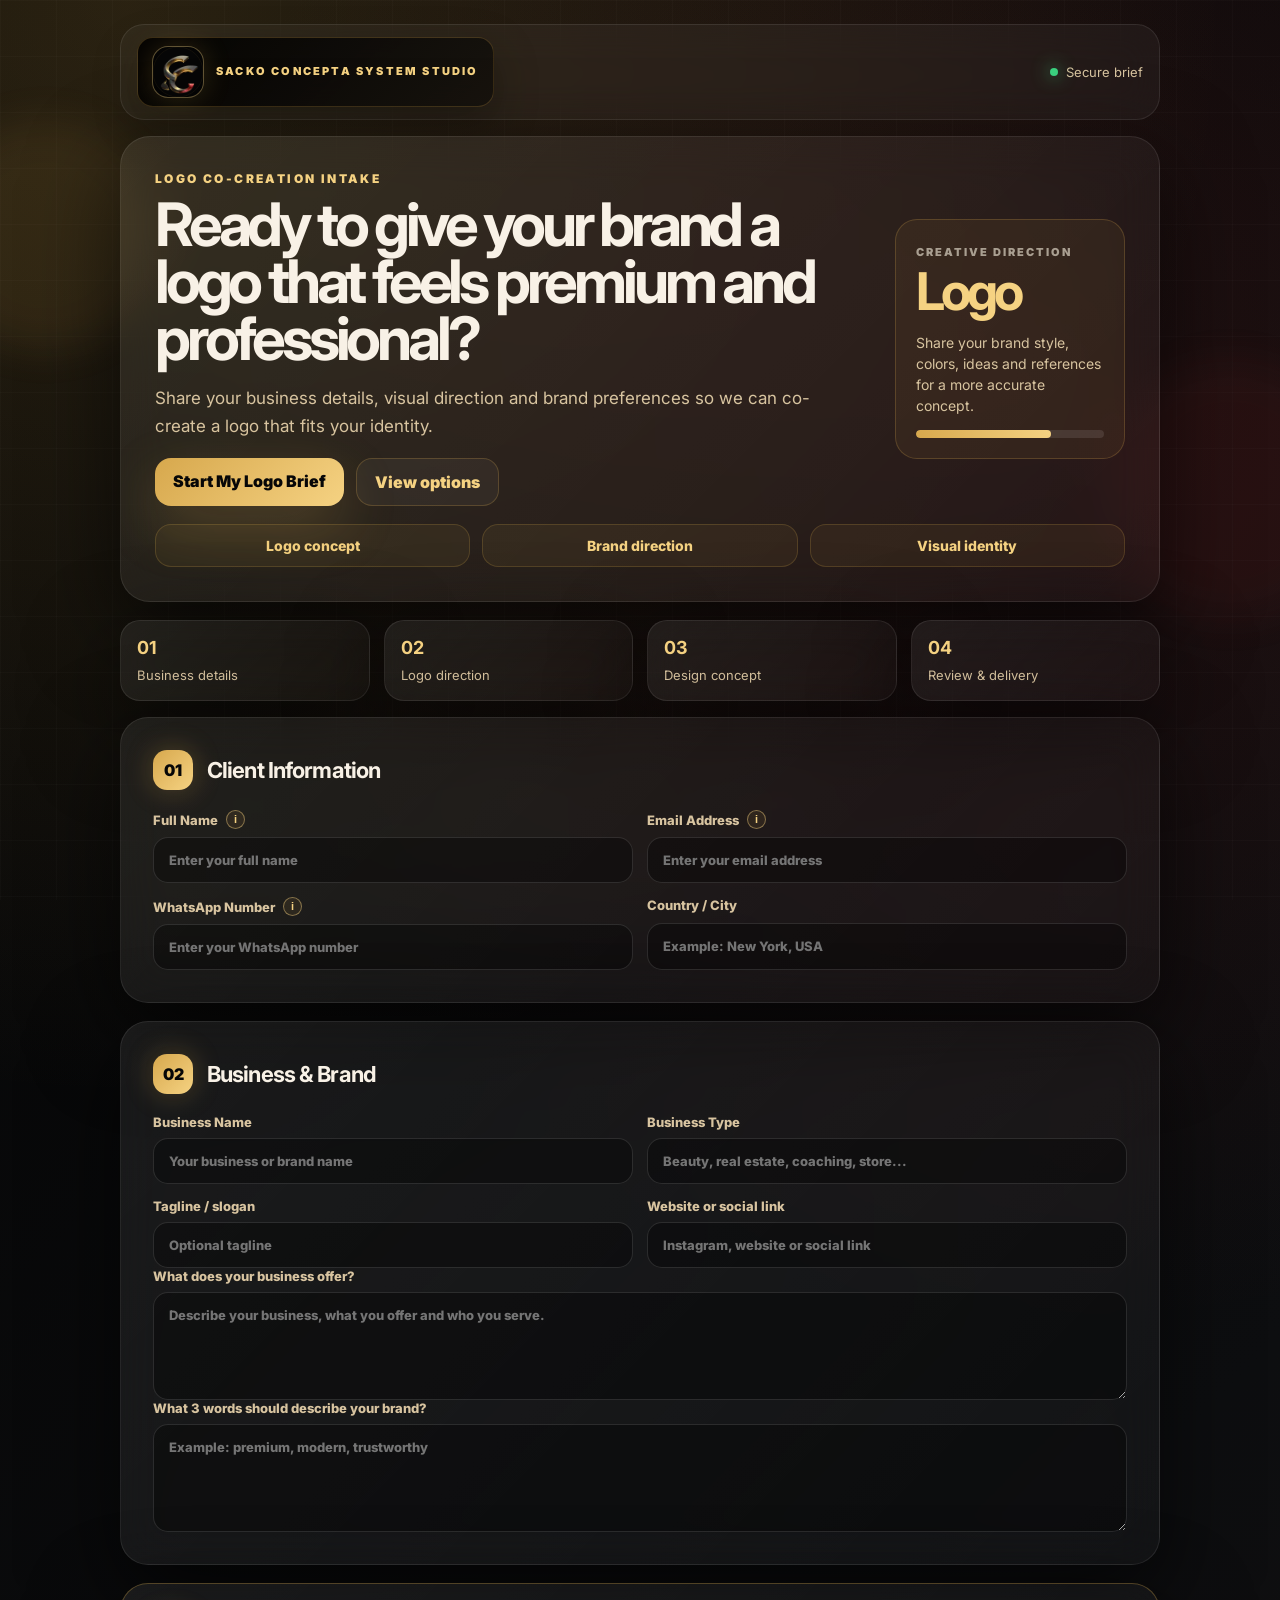
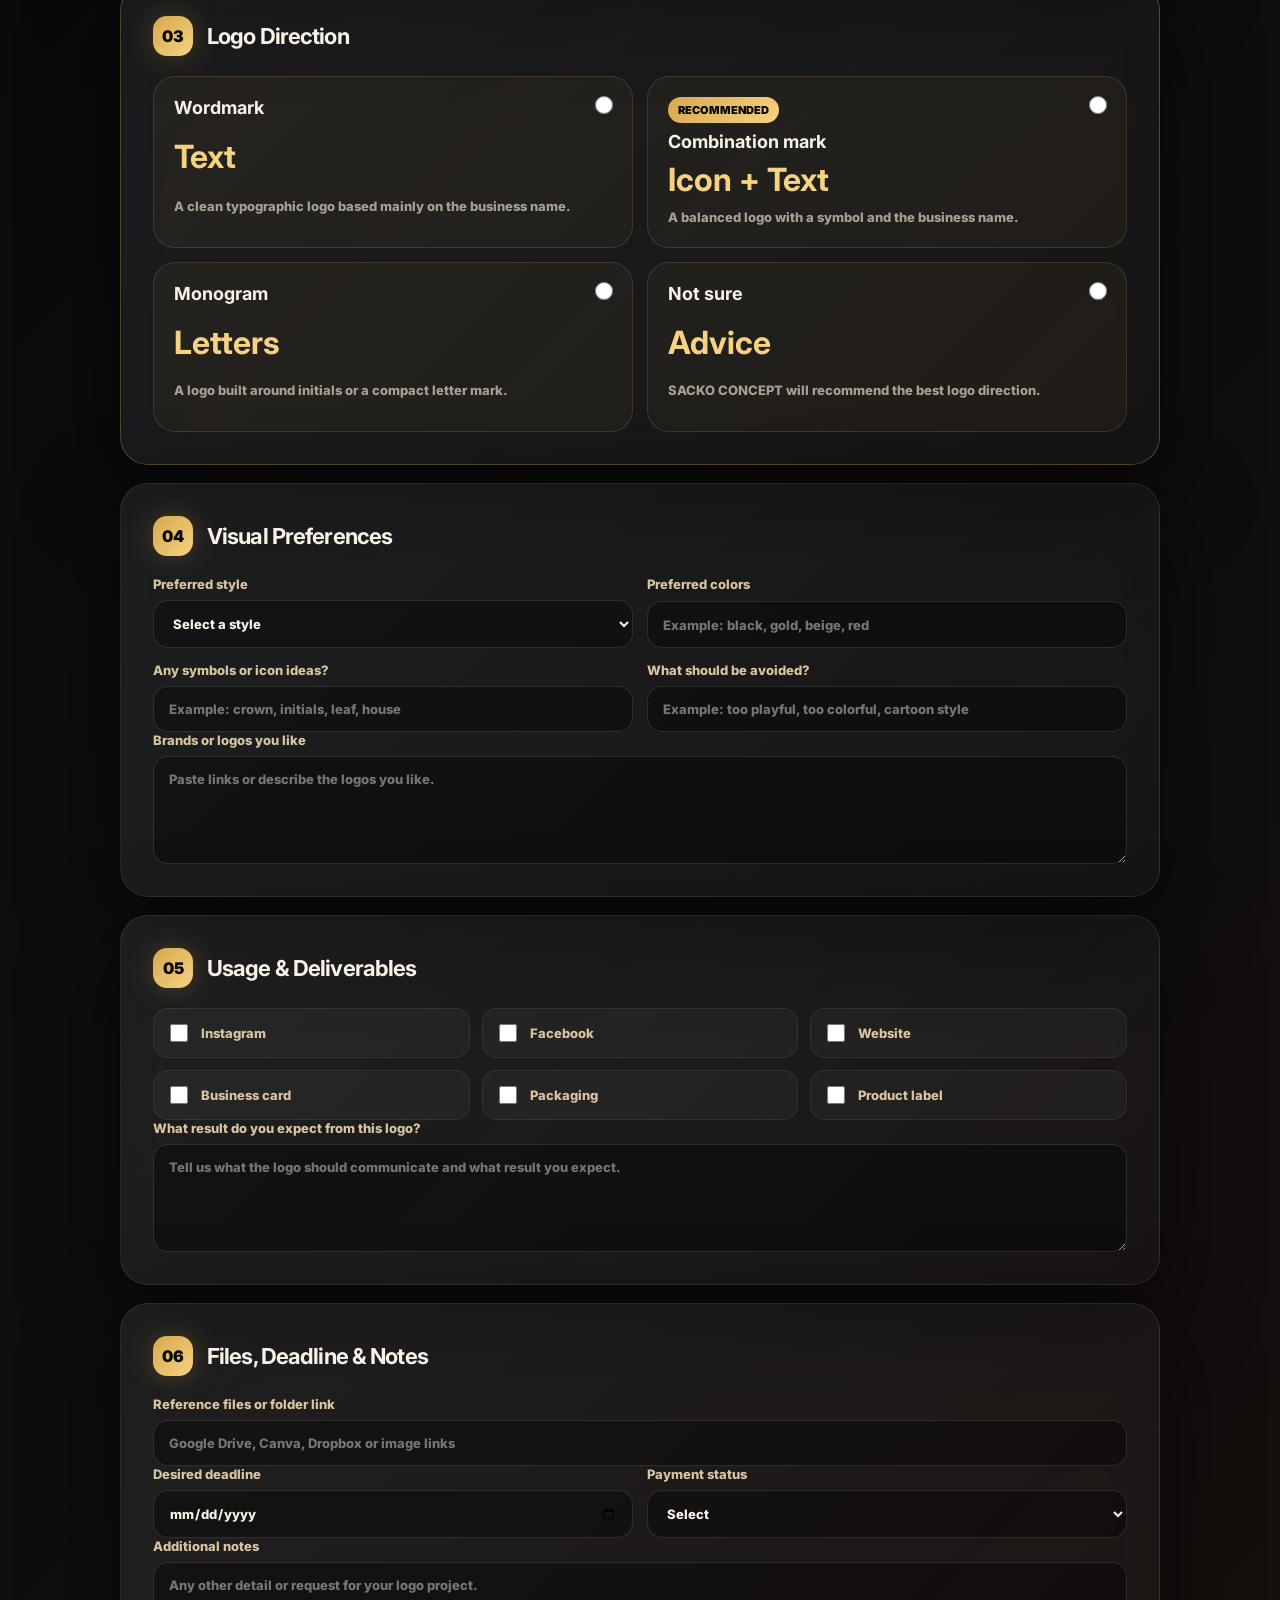
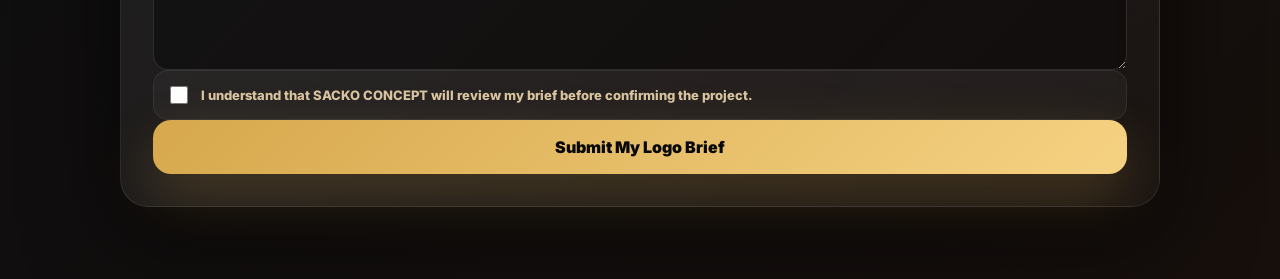
<file: logo-brief.html>
<!DOCTYPE html>
<html lang="en">
<head>
  <meta charset="UTF-8" />
  <meta name="viewport" content="width=device-width, initial-scale=1.0" />
  <title>SACKO CONCEPT — Logo Co-Creation Brief</title>
  <meta name="description" content="Submit your logo co-creation brief to SACKO CONCEPT. Share your business, brand direction, visual preferences and delivery needs before we start your logo project." />
  <meta property="og:type" content="website" />
  <meta property="og:site_name" content="SACKO CONCEPT" />
  <meta property="og:title" content="SACKO CONCEPT — Logo Co-Creation Brief" />
  <meta property="og:description" content="A premium logo intake form for clients of SACKO CONCEPT. Share your business details, style and visual direction before we co-create your logo." />
  <meta property="og:url" content="https://sackoconcept8-prog.github.io/sacko-brief-studio/logo-brief.html" />
  <meta property="og:image" content="https://dummyimage.com/1200x630/0b0b0b/d7a84d.png&text=SACKO+CONCEPT%0ALogo+Co-Creation+Brief" />
  <meta name="twitter:card" content="summary_large_image" />
  <meta name="twitter:title" content="SACKO CONCEPT — Logo Co-Creation Brief" />
  <meta name="twitter:description" content="Share your logo project details with SACKO CONCEPT before production starts." />
  <meta name="twitter:image" content="https://dummyimage.com/1200x630/0b0b0b/d7a84d.png&text=SACKO+CONCEPT%0ALogo+Co-Creation+Brief" />
  <link rel="preconnect" href="https://fonts.googleapis.com" />
  <link rel="preconnect" href="https://fonts.gstatic.com" crossorigin />
  <link href="https://fonts.googleapis.com/css2?family=Inter:wght@400;500;600;700;800;900&display=swap" rel="stylesheet" />
  <link rel="stylesheet" href="brief.css" />
</head>
<body>
  <div class="noise-layer" aria-hidden="true"></div>
  <div class="orb orb-one" aria-hidden="true"></div>
  <div class="orb orb-two" aria-hidden="true"></div>
  <main class="brief-page">
    <nav class="topbar reveal">
      <a class="brand-link" href="index.html" aria-label="SACKO CONCEPT Work Studio"></a>
      <div class="topbar-actions"><span class="status-dot">Secure brief</span><a href="index.html">Work Studio</a></div>
    </nav>
    <header class="brief-hero reveal">
      <div class="hero-grid">
        <div>
          <p class="eyebrow">Logo Co-Creation Intake</p>
          <h1>Tell us about your logo project.</h1>
          <p class="hero-text">Complete this premium logo brief so SACKO CONCEPT can understand your business identity, creative direction and logo expectations before we start.</p>
          <div class="hero-actions"><a href="#websiteBriefForm" class="primary-link">Start the brief</a><a href="#packages" class="ghost-link">View options</a></div>
        </div>
        <aside class="hero-panel"><span class="panel-label">Creative direction</span><strong>Logo</strong><p>Share your brand style, colors, ideas and references for a more accurate concept.</p><div class="mini-meter"><span></span></div></aside>
      </div>
      <div class="package-strip"><span>Logo concept</span><span>Brand direction</span><span>Visual identity</span></div>
    </header>
    <section class="trust-row reveal"><article><b>01</b><span>Business details</span></article><article><b>02</b><span>Logo direction</span></article><article><b>03</b><span>Design concept</span></article><article><b>04</b><span>Review & delivery</span></article></section>
    <form id="websiteBriefForm" class="brief-form">
      <input type="hidden" name="formType" value="Logo Co-Creation Brief" />
      <section class="form-card reveal">
        <div class="section-title"><span>01</span><h2>Client Information</h2></div>
        <div class="grid two">
          <label><span class="label-row">Full Name <span class="info-wrap"><button type="button" class="info-dot">i</button><span class="tooltip-bubble">Use the name of the main contact person.</span></span></span><input name="fullName" required placeholder="Enter your full name" /></label>
          <label><span class="label-row">Email Address <span class="info-wrap"><button type="button" class="info-dot">i</button><span class="tooltip-bubble">We use this email for updates and delivery.</span></span></span><input type="email" name="email" required placeholder="Enter your email address" /></label>
          <label><span class="label-row">WhatsApp Number <span class="info-wrap"><button type="button" class="info-dot">i</button><span class="tooltip-bubble">This helps us contact you quickly during the project.</span></span></span><input name="whatsapp" required placeholder="Enter your WhatsApp number" /></label>
          <label>Country / City<input name="location" required placeholder="Example: New York, USA" /></label>
        </div>
      </section>
      <section class="form-card reveal">
        <div class="section-title"><span>02</span><h2>Business & Brand</h2></div>
        <div class="grid two">
          <label>Business Name<input name="businessName" required placeholder="Your business or brand name" /></label>
          <label>Business Type<input name="businessType" required placeholder="Beauty, real estate, coaching, store..." /></label>
          <label>Tagline / slogan<input name="tagline" placeholder="Optional tagline" /></label>
          <label>Website or social link<input type="url" name="socialLink" placeholder="Instagram, website or social link" /></label>
        </div>
        <label>What does your business offer?<textarea name="businessOffer" required placeholder="Describe your business, what you offer and who you serve."></textarea></label>
        <label>What 3 words should describe your brand?<textarea name="brandWords" placeholder="Example: premium, modern, trustworthy"></textarea></label>
      </section>
      <section id="packages" class="form-card highlight-card reveal">
        <div class="section-title"><span>03</span><h2>Logo Direction</h2></div>
        <div class="package-grid">
          <label class="package-option"><input type="radio" name="logoType" required value="Wordmark" /><strong>Wordmark</strong><b>Text</b><span>A clean typographic logo based mainly on the business name.</span></label>
          <label class="package-option recommended"><input type="radio" name="logoType" value="Combination mark" /><em>Recommended</em><strong>Combination mark</strong><b>Icon + Text</b><span>A balanced logo with a symbol and the business name.</span></label>
          <label class="package-option"><input type="radio" name="logoType" value="Monogram" /><strong>Monogram</strong><b>Letters</b><span>A logo built around initials or a compact letter mark.</span></label>
          <label class="package-option"><input type="radio" name="logoType" value="Not sure" /><strong>Not sure</strong><b>Advice</b><span>SACKO CONCEPT will recommend the best logo direction.</span></label>
        </div>
      </section>
      <section class="form-card reveal">
        <div class="section-title"><span>04</span><h2>Visual Preferences</h2></div>
        <div class="grid two">
          <label>Preferred style<select name="style" required><option value="">Select a style</option><option>Luxury</option><option>Minimal</option><option>Modern</option><option>Elegant</option><option>Corporate</option><option>Bold</option><option>Creative</option><option>Feminine</option><option>Masculine</option></select></label>
          <label>Preferred colors<input name="colors" placeholder="Example: black, gold, beige, red" /></label>
          <label>Any symbols or icon ideas?<input name="symbolIdeas" placeholder="Example: crown, initials, leaf, house" /></label>
          <label>What should be avoided?<input name="avoidItems" placeholder="Example: too playful, too colorful, cartoon style" /></label>
        </div>
        <label>Brands or logos you like<textarea name="designReferences" placeholder="Paste links or describe the logos you like."></textarea></label>
      </section>
      <section class="form-card reveal">
        <div class="section-title"><span>05</span><h2>Usage & Deliverables</h2></div>
        <div class="checkbox-grid">
          <label><input type="checkbox" name="logoUsage" value="Instagram" /> Instagram</label>
          <label><input type="checkbox" name="logoUsage" value="Facebook" /> Facebook</label>
          <label><input type="checkbox" name="logoUsage" value="Website" /> Website</label>
          <label><input type="checkbox" name="logoUsage" value="Business card" /> Business card</label>
          <label><input type="checkbox" name="logoUsage" value="Packaging" /> Packaging</label>
          <label><input type="checkbox" name="logoUsage" value="Product label" /> Product label</label>
        </div>
        <label>What result do you expect from this logo?<textarea name="expectedResult" required placeholder="Tell us what the logo should communicate and what result you expect."></textarea></label>
      </section>
      <section class="form-card reveal">
        <div class="section-title"><span>06</span><h2>Files, Deadline & Notes</h2></div>
        <label>Reference files or folder link<input name="filesLink" placeholder="Google Drive, Canva, Dropbox or image links" /></label>
        <div class="grid two">
          <label>Desired deadline<input type="date" name="deadline" required /></label>
          <label>Payment status<select name="paymentStatus" required><option value="">Select</option><option>I have not paid yet</option><option>I want the payment link</option><option>I already paid</option><option>I need invoice/payment details</option></select></label>
        </div>
        <label>Additional notes<textarea name="finalNotes" placeholder="Any other detail or request for your logo project."></textarea></label>
        <label class="confirm"><input type="checkbox" required name="confirmReview" /> I understand that SACKO CONCEPT will review my brief before confirming the project.</label>
        <button type="submit" class="submit-btn"><span>Submit My Logo Brief</span></button>
      </section>
    </form>
    <section id="thankYou" class="thank-you hidden"><div class="checkmark">✓</div><h2>Thank you for submitting your logo brief.</h2><p>SACKO CONCEPT will review your project details and contact you shortly.</p><a href="index.html" class="admin-link">Back to Work Studio</a></section>
  </main>
  <script src="brief.js"></script>
</body>
</html>
</file>
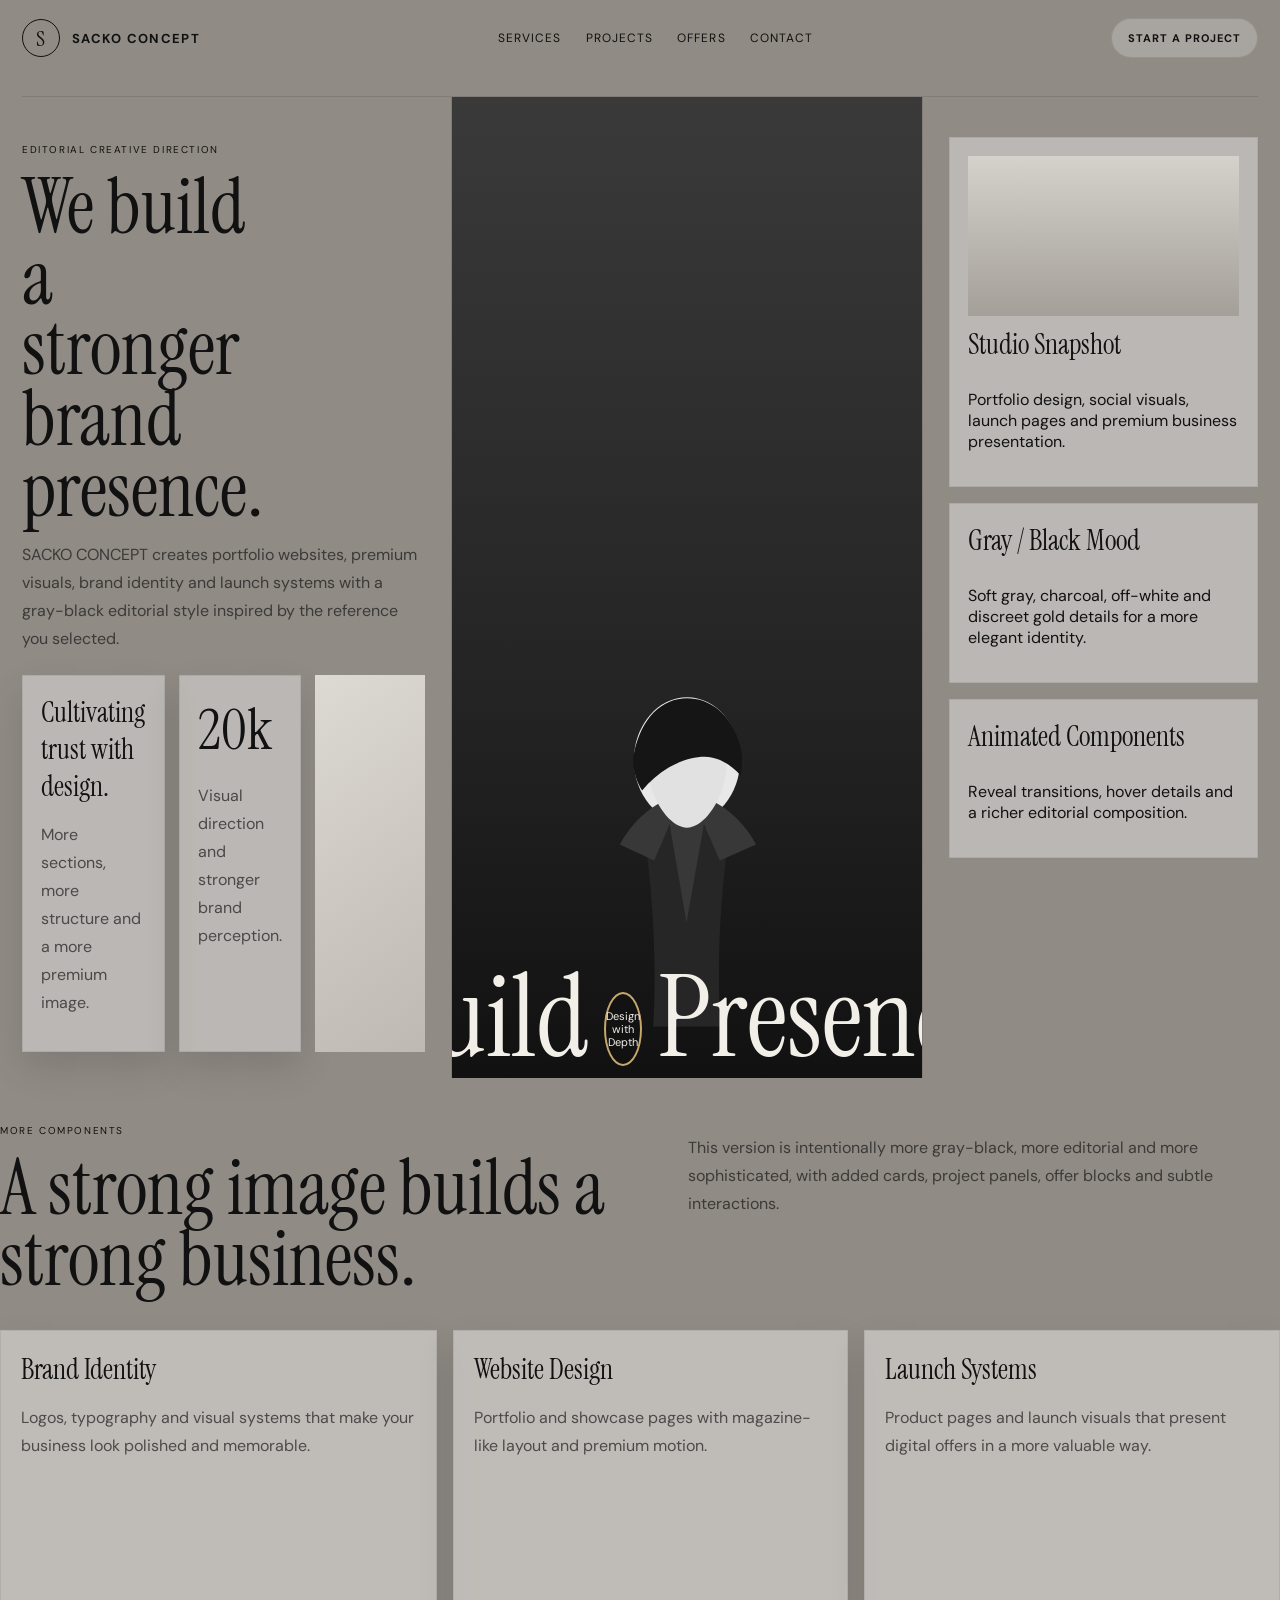
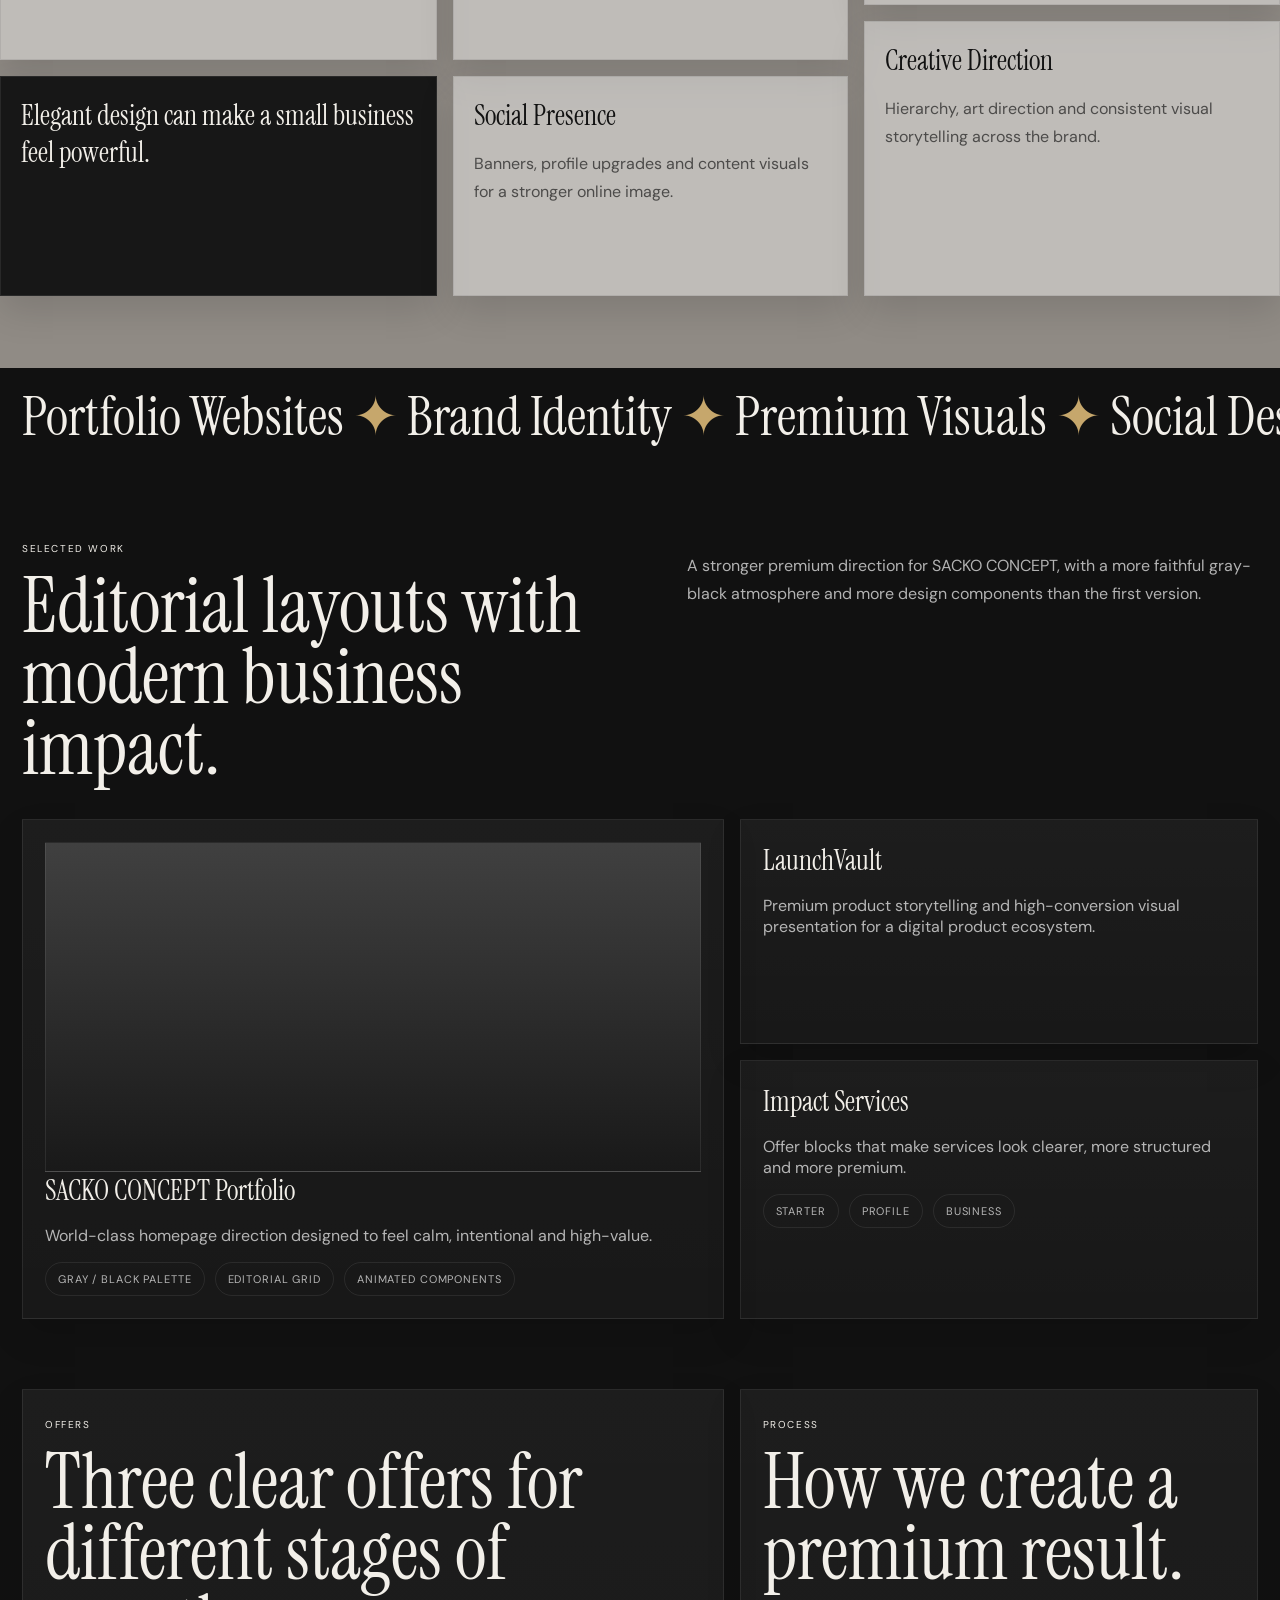
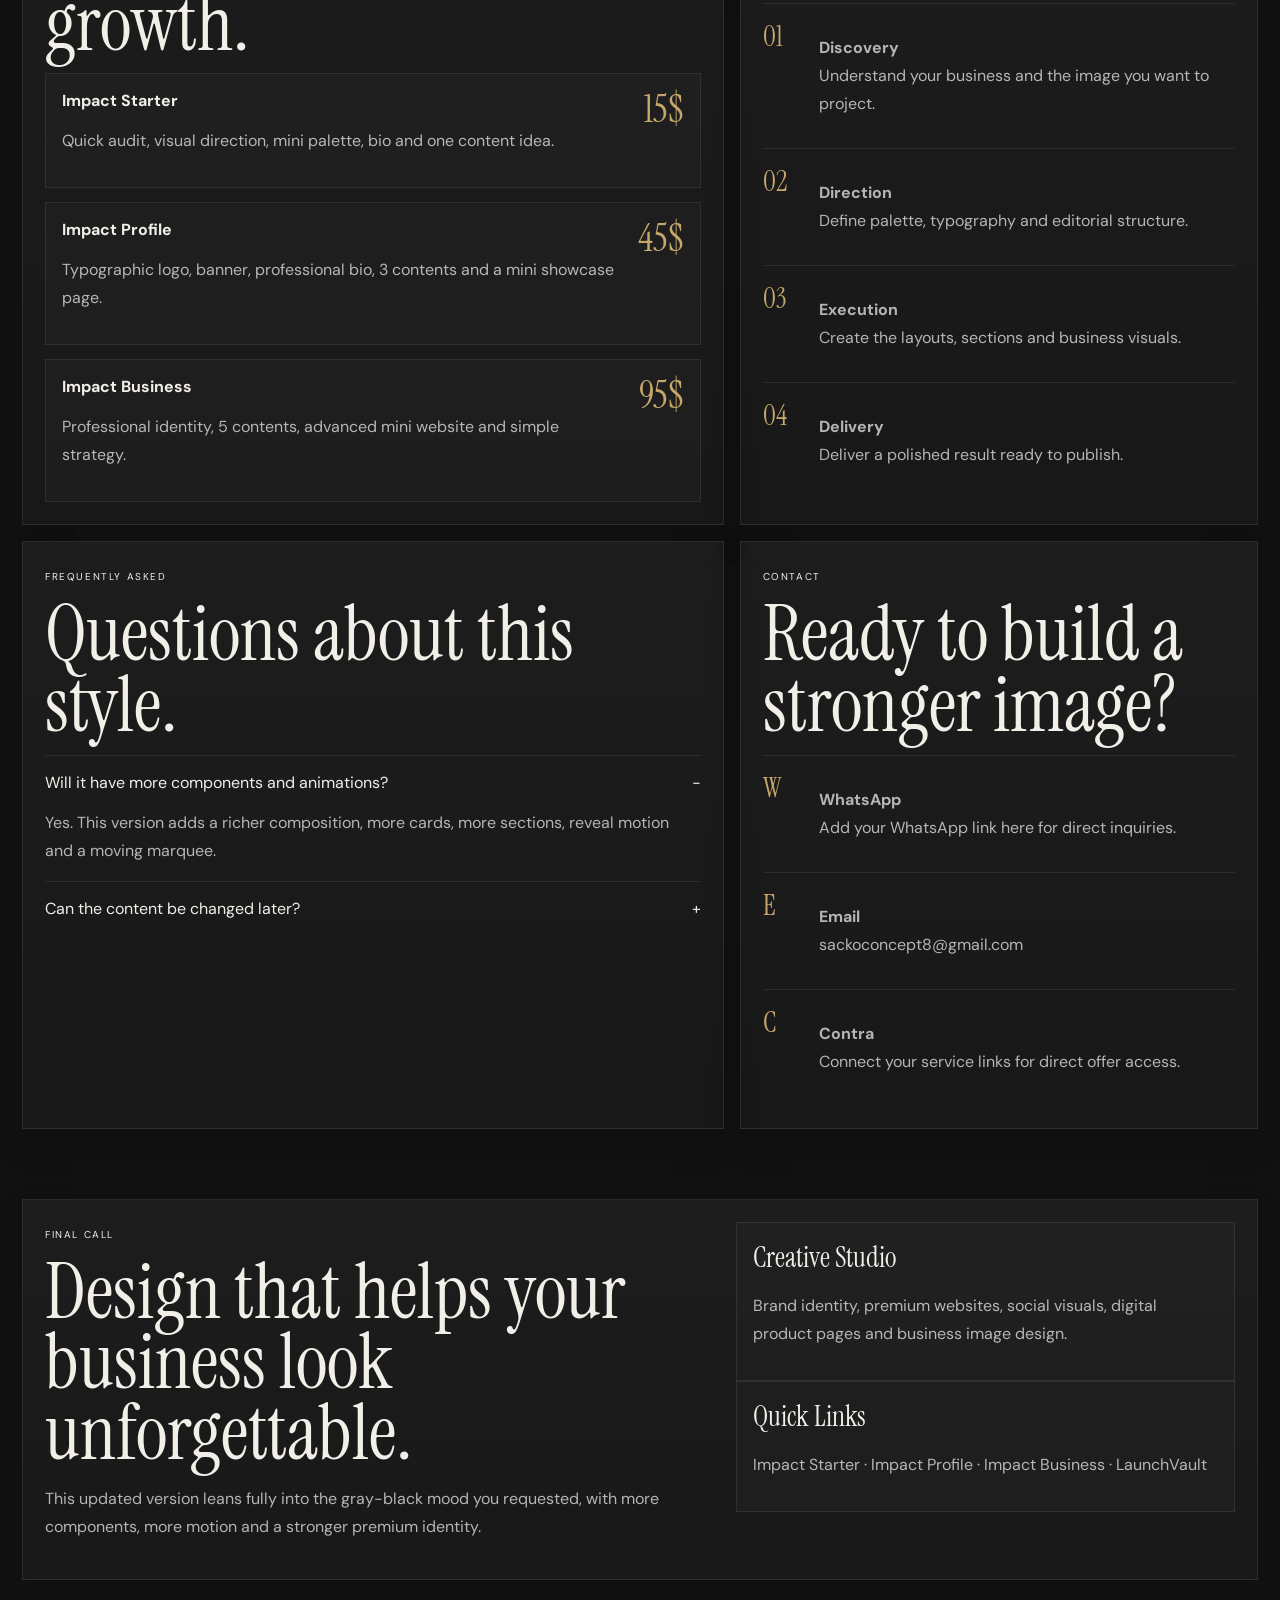
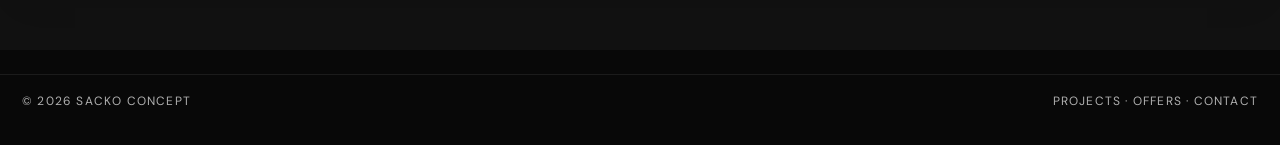
<file: portfolio.html>
<!DOCTYPE html><html lang='en'><head><meta charset='UTF-8'><meta name='viewport' content='width=device-width,initial-scale=1'><title>SACKO CONCEPT — Editorial Portfolio</title><link rel='preconnect' href='https://fonts.googleapis.com'><link rel='preconnect' href='https://fonts.gstatic.com' crossorigin><link href='https://fonts.googleapis.com/css2?family=DM+Sans:wght@400;500;700&family=Instrument+Serif:ital@0;1&display=swap' rel='stylesheet'><style>:root{--g:#9f9a93;--p:#f2efe9;--k:#111;--w:rgba(255,255,255,.08);--m:rgba(17,17,17,.66);--m2:rgba(255,255,255,.68);--gold:#c6a76c;--serif:"Instrument Serif",serif;--sans:"DM Sans",sans-serif}*{box-sizing:border-box}html{scroll-behavior:smooth}body{margin:0;font-family:var(--sans);color:var(--k);background:linear-gradient(180deg,#908b85 0 50%,#111 50% 100%)}a{text-decoration:none;color:inherit}.wrap{width:min(1400px,100%);margin:auto;padding:0 22px}.r{opacity:0;transform:translateY(28px);transition:.7s cubic-bezier(.22,1,.36,1)}.r.on{opacity:1;transform:none}header{position:fixed;top:0;left:0;right:0;display:flex;justify-content:space-between;align-items:center;padding:18px 22px;z-index:20;transition:.3s}.s{background:rgba(17,17,17,.88);backdrop-filter:blur(10px);color:var(--p);border-bottom:1px solid var(--w)}.brand{display:flex;gap:12px;align-items:center;font:700 13px var(--sans);letter-spacing:.1em;text-transform:uppercase}.mark{width:38px;height:38px;border:1px solid currentColor;border-radius:50%;display:grid;place-items:center;font:22px var(--serif)}nav{display:flex;gap:24px;font-size:12px;text-transform:uppercase;letter-spacing:.09em}.cta,.btn{display:inline-flex;align-items:center;gap:10px;padding:12px 16px;border-radius:999px;font-size:11px;font-weight:700;text-transform:uppercase;letter-spacing:.09em}.cta{background:rgba(255,255,255,.22);border:1px solid rgba(17,17,17,.12)}.hero{padding-top:96px}.hg{display:grid;grid-template-columns:1fr 1.1fr .78fr;min-height:600px;border-top:1px solid rgba(17,17,17,.12)}.l{padding:40px 26px 26px 0}.c{position:relative;min-height:600px;border-inline:1px solid rgba(17,17,17,.12);overflow:hidden}.rr{padding:40px 0 26px 26px;display:grid;gap:16px;align-content:start}.ey{font-size:10px;letter-spacing:.16em;text-transform:uppercase}.l h1,.top h2,.blk h2,.panel h3,.cta2 h3{font:400 clamp(34px,6vw,78px)/.92 var(--serif);margin:14px 0}.l h1{max-width:260px}.l p,.top p,.box p,.panel p,.cta2 p{line-height:1.75;color:var(--m)}.fig{position:absolute;inset:0;background:linear-gradient(180deg,#3a3a3a 0,#232323 63%,#111 100%)}.fig:before{content:"";position:absolute;inset:10% 14% 0;background:url("data:image/svg+xml,%3Csvg xmlns='http://www.w3.org/2000/svg' viewBox='0 0 700 900'%3E%3Cellipse cx='350' cy='242' rx='110' ry='130' fill='%23efe7de'/%3E%3Cpath d='M260 380c22 154 27 299 20 414h140c-9-115-3-260 19-414' fill='%23252629'/%3E%3Cpath d='M211 417c34-64 95-103 141-103s108 39 141 103l-75 33-33-75-36 204-35-204-32 75z' fill='%2335383d'/%3E%3Cpath d='M281 185c17-29 49-51 69-51s52 22 69 51c15 24 17 71 7 107-14 52-48 90-76 90-28 0-62-38-76-90-10-36-8-83 7-107z' fill='%23f0ded5'/%3E%3Cpath d='M240 229c15-74 58-115 110-115 46 0 92 31 110 98 6 21 4 44 1 62-16-19-38-33-58-37-23-5-57 1-90 20-22 13-41 30-56 48-13-20-23-54-17-76z' fill='%23151515'/%3E%3C/svg%3E") center bottom/contain no-repeat;filter:grayscale(1)}.t{position:absolute;left:-2%;bottom:12px;width:104%;display:flex;justify-content:center;align-items:flex-end;gap:16px;color:var(--p);font:400 clamp(62px,9vw,114px)/.84 var(--serif)}.b{width:74px;height:74px;border-radius:50%;display:grid;place-items:center;text-align:center;font:11px/1.15 var(--sans);border:2px solid var(--gold);background:rgba(17,17,17,.66)}.mg{display:grid;grid-template-columns:1.1fr .65fr .85fr;gap:14px;margin-top:22px}.mini,.box,.panel,.proj,.cta2{box-shadow:0 16px 34px rgba(0,0,0,.12)}.mini,.side{background:rgba(255,255,255,.38);border:1px solid rgba(17,17,17,.08);padding:18px}.mini h3,.side h3,.box h3,.proj h3{font:400 28px var(--serif);margin:0}.num{font:400 56px var(--serif)}.art{background:linear-gradient(145deg,#ddd9d3,#beb9b2);min-height:142px}.side{display:grid;gap:10px}.side .ph{height:160px;background:linear-gradient(180deg,#d5d1cb,#a4a099)}.sec{padding:40px 0 72px}.top{display:grid;grid-template-columns:1fr .9fr;gap:30px;align-items:start;margin-bottom:22px}.grid{display:grid;grid-template-columns:1.05fr .95fr 1fr;gap:16px}.col{display:grid;gap:16px}.box{background:rgba(255,255,255,.42);border:1px solid rgba(17,17,17,.08);padding:20px;min-height:220px}.box.big{min-height:330px}.darkbox{background:#171717;color:var(--p);border-color:rgba(255,255,255,.08)}.darkbox p,.blk p,.panel p,.faq p,.cta2 p{color:var(--m2)}.band{background:#111;color:var(--p);padding:22px 0;overflow:hidden}.mar{white-space:nowrap;font:400 clamp(32px,5vw,54px)/1 var(--serif);animation:x 20s linear infinite}.mar b{color:var(--gold);font-weight:400}@keyframes x{to{transform:translateX(-50%)}}.blk{background:#111;color:var(--p);padding:70px 0}.work{display:grid;grid-template-columns:1.15fr .85fr;gap:16px}.proj,.panel,.cta2{background:linear-gradient(180deg,rgba(255,255,255,.05),rgba(255,255,255,.03));border:1px solid rgba(255,255,255,.08);padding:22px}.pv{height:330px;background:linear-gradient(180deg,#404040 0,#191919 100%);border:1px solid rgba(255,255,255,.08)}.tags,.pills{display:flex;gap:10px;flex-wrap:wrap}.tags span,.pills span,.ol{padding:9px 12px;border-radius:999px;border:1px solid rgba(255,255,255,.08);font-size:11px;text-transform:uppercase;letter-spacing:.08em;color:var(--m2)}.stack{display:grid;gap:16px}.list{display:grid;gap:14px}.row{display:grid;grid-template-columns:1fr auto;gap:14px;padding:16px;border:1px solid rgba(255,255,255,.08);background:rgba(255,255,255,.02)}.price{font:400 38px/1 var(--serif);color:var(--gold)}.steps div{display:grid;grid-template-columns:44px 1fr;gap:12px;border-top:1px solid rgba(255,255,255,.08);padding:14px 0}.steps span{font:400 28px var(--serif);color:var(--gold)}.faq .i{border-top:1px solid rgba(255,255,255,.08)}.faq button{all:unset;display:flex;justify-content:space-between;gap:16px;width:100%;padding:16px 0;cursor:pointer}.faq p{display:none;margin:0 0 16px}.faq .o p{display:block}.cta2{display:grid;grid-template-columns:1.15fr .85fr;gap:16px}.fc{padding:16px;border:1px solid rgba(255,255,255,.08);background:rgba(255,255,255,.02)}.fc h4{font:400 28px var(--serif);margin:0 0 10px}.ft{padding:24px 0 36px;background:#080808;color:var(--m2)}.f{display:flex;justify-content:space-between;gap:18px;flex-wrap:wrap;border-top:1px solid rgba(255,255,255,.08);padding-top:18px;font-size:12px;text-transform:uppercase;letter-spacing:.1em}@media(max-width:1080px){.hg,.top,.grid,.work,.cta2{grid-template-columns:1fr}.c{border-inline:0;border-block:1px solid rgba(17,17,17,.12)}.rr{padding-left:0}}@media(max-width:820px){header{background:rgba(17,17,17,.9);color:var(--p)}nav{display:none}.wrap{padding:0 18px}.hero{padding-top:88px}.t{position:static;width:auto;justify-content:flex-start;padding:16px;background:rgba(17,17,17,.78)}.t span{font-size:52px}.b{width:62px;height:62px}.mg{grid-template-columns:1fr}}</style></head><body><header id='h'><a class='brand' href='#top'><span class='mark'>S</span><span>SACKO CONCEPT</span></a><nav><a href='#services'>Services</a><a href='#projects'>Projects</a><a href='#offers'>Offers</a><a href='#contact'>Contact</a></nav><a class='cta' href='#contact'>Start a Project</a></header><main id='top'><section class='hero wrap'><div class='hg r'><div class='l'><span class='ey'>Editorial Creative Direction</span><h1>We build a stronger brand presence.</h1><p>SACKO CONCEPT creates portfolio websites, premium visuals, brand identity and launch systems with a gray-black editorial style inspired by the reference you selected.</p><div class='mg'><article class='mini'><h3>Cultivating trust with design.</h3><p>More sections, more structure and a more premium image.</p></article><article class='mini'><div class='num'>20k</div><p>Visual direction and stronger brand perception.</p></article><article class='art'></article></div></div><div class='c'><div class='fig'></div><div class='t'><span>Build</span><div class='b'>Design<br>with<br>Depth</div><span>Presence</span></div></div><div class='rr'><article class='side'><div class='ph'></div><h3>Studio Snapshot</h3><p>Portfolio design, social visuals, launch pages and premium business presentation.</p></article><article class='side'><h3>Gray / Black Mood</h3><p>Soft gray, charcoal, off-white and discreet gold details for a more elegant identity.</p></article><article class='side'><h3>Animated Components</h3><p>Reveal transitions, hover details and a richer editorial composition.</p></article></div></div></section><section class='sec wrap' id='services'><div class='top r'><div><span class='ey'>More Components</span><h2>A strong image builds a strong business.</h2></div><p>This version is intentionally more gray-black, more editorial and more sophisticated, with added cards, project panels, offer blocks and subtle interactions.</p></div><div class='grid r'><div class='col'><article class='box big'><h3>Brand Identity</h3><p>Logos, typography and visual systems that make your business look polished and memorable.</p></article><article class='box darkbox'><h3>Elegant design can make a small business feel powerful.</h3></article></div><div class='col'><article class='box big'><h3>Website Design</h3><p>Portfolio and showcase pages with magazine-like layout and premium motion.</p></article><article class='box'><h3>Social Presence</h3><p>Banners, profile upgrades and content visuals for a stronger online image.</p></article></div><div class='col'><article class='box'><h3>Launch Systems</h3><p>Product pages and launch visuals that present digital offers in a more valuable way.</p></article><article class='box'><h3>Creative Direction</h3><p>Hierarchy, art direction and consistent visual storytelling across the brand.</p></article></div></div></section><section class='band'><div class='wrap'><div class='mar'>Portfolio Websites <b>✦</b> Brand Identity <b>✦</b> Premium Visuals <b>✦</b> Social Design <b>✦</b> LaunchVault <b>✦</b> Portfolio Websites <b>✦</b> Brand Identity <b>✦</b></div></div></section><section class='blk' id='projects'><div class='wrap'><div class='top r'><div><span class='ey'>Selected Work</span><h2>Editorial layouts with modern business impact.</h2></div><p>A stronger premium direction for SACKO CONCEPT, with a more faithful gray-black atmosphere and more design components than the first version.</p></div><div class='work r'><article class='proj'><div class='pv'></div><h3>SACKO CONCEPT Portfolio</h3><p>World-class homepage direction designed to feel calm, intentional and high-value.</p><div class='tags'><span>Gray / Black Palette</span><span>Editorial Grid</span><span>Animated Components</span></div></article><div class='stack'><article class='proj'><h3>LaunchVault</h3><p>Premium product storytelling and high-conversion visual presentation for a digital product ecosystem.</p></article><article class='proj'><h3>Impact Services</h3><p>Offer blocks that make services look clearer, more structured and more premium.</p><div class='pills'><span>Starter</span><span>Profile</span><span>Business</span></div></article></div></div></div></section><section class='blk' id='offers' style='padding-top:0'><div class='wrap'><div class='work r'><article class='panel'><span class='ey'>Offers</span><h3>Three clear offers for different stages of growth.</h3><div class='list'><div class='row'><div><strong>Impact Starter</strong><p>Quick audit, visual direction, mini palette, bio and one content idea.</p></div><div class='price'>15$</div></div><div class='row'><div><strong>Impact Profile</strong><p>Typographic logo, banner, professional bio, 3 contents and a mini showcase page.</p></div><div class='price'>45$</div></div><div class='row'><div><strong>Impact Business</strong><p>Professional identity, 5 contents, advanced mini website and simple strategy.</p></div><div class='price'>95$</div></div></div></article><article class='panel'><span class='ey'>Process</span><h3>How we create a premium result.</h3><div class='steps'><div><span>01</span><p><strong>Discovery</strong><br>Understand your business and the image you want to project.</p></div><div><span>02</span><p><strong>Direction</strong><br>Define palette, typography and editorial structure.</p></div><div><span>03</span><p><strong>Execution</strong><br>Create the layouts, sections and business visuals.</p></div><div><span>04</span><p><strong>Delivery</strong><br>Deliver a polished result ready to publish.</p></div></div></article></div><div class='work r' style='margin-top:16px'><article class='panel faq'><span class='ey'>Frequently Asked</span><h3>Questions about this style.</h3><div class='i o'><button><span>Will it have more components and animations?</span><span>−</span></button><p>Yes. This version adds a richer composition, more cards, more sections, reveal motion and a moving marquee.</p></div><div class='i'><button><span>Can the content be changed later?</span><span>+</span></button><p>Yes. The layout can stay while the projects, copy, links and service details are updated.</p></div></article><article class='panel' id='contact'><span class='ey'>Contact</span><h3>Ready to build a stronger image?</h3><div class='steps'><div><span>W</span><p><strong>WhatsApp</strong><br>Add your WhatsApp link here for direct inquiries.</p></div><div><span>E</span><p><strong>Email</strong><br>sackoconcept8@gmail.com</p></div><div><span>C</span><p><strong>Contra</strong><br>Connect your service links for direct offer access.</p></div></div></article></div></div></section><section class='blk' style='padding-top:0'><div class='wrap'><div class='cta2 r'><div><span class='ey'>Final Call</span><h3>Design that helps your business look unforgettable.</h3><p>This updated version leans fully into the gray-black mood you requested, with more components, more motion and a stronger premium identity.</p></div><div><div class='fc'><h4>Creative Studio</h4><p>Brand identity, premium websites, social visuals, digital product pages and business image design.</p></div><div class='fc'><h4>Quick Links</h4><p>Impact Starter · Impact Profile · Impact Business · LaunchVault</p></div></div></div></div></section></main><footer class='ft'><div class='wrap f'><span>© 2026 SACKO CONCEPT</span><span>Projects · Offers · Contact</span></div></footer><script>const h=document.getElementById('h');addEventListener('scroll',()=>h.classList.toggle('s',scrollY>22));const io=new IntersectionObserver(es=>es.forEach(e=>e.isIntersecting&&e.target.classList.add('on')),{threshold:.14});document.querySelectorAll('.r').forEach(e=>io.observe(e));document.querySelectorAll('.faq .i button').forEach(b=>b.onclick=()=>{const i=b.parentElement,o=i.classList.contains('o');document.querySelectorAll('.faq .i').forEach(x=>{x.classList.remove('o');x.querySelector('button span:last-child').textContent='+'});if(!o){i.classList.add('o');i.querySelector('button span:last-child').textContent='−'}});</script></body></html>
</file>
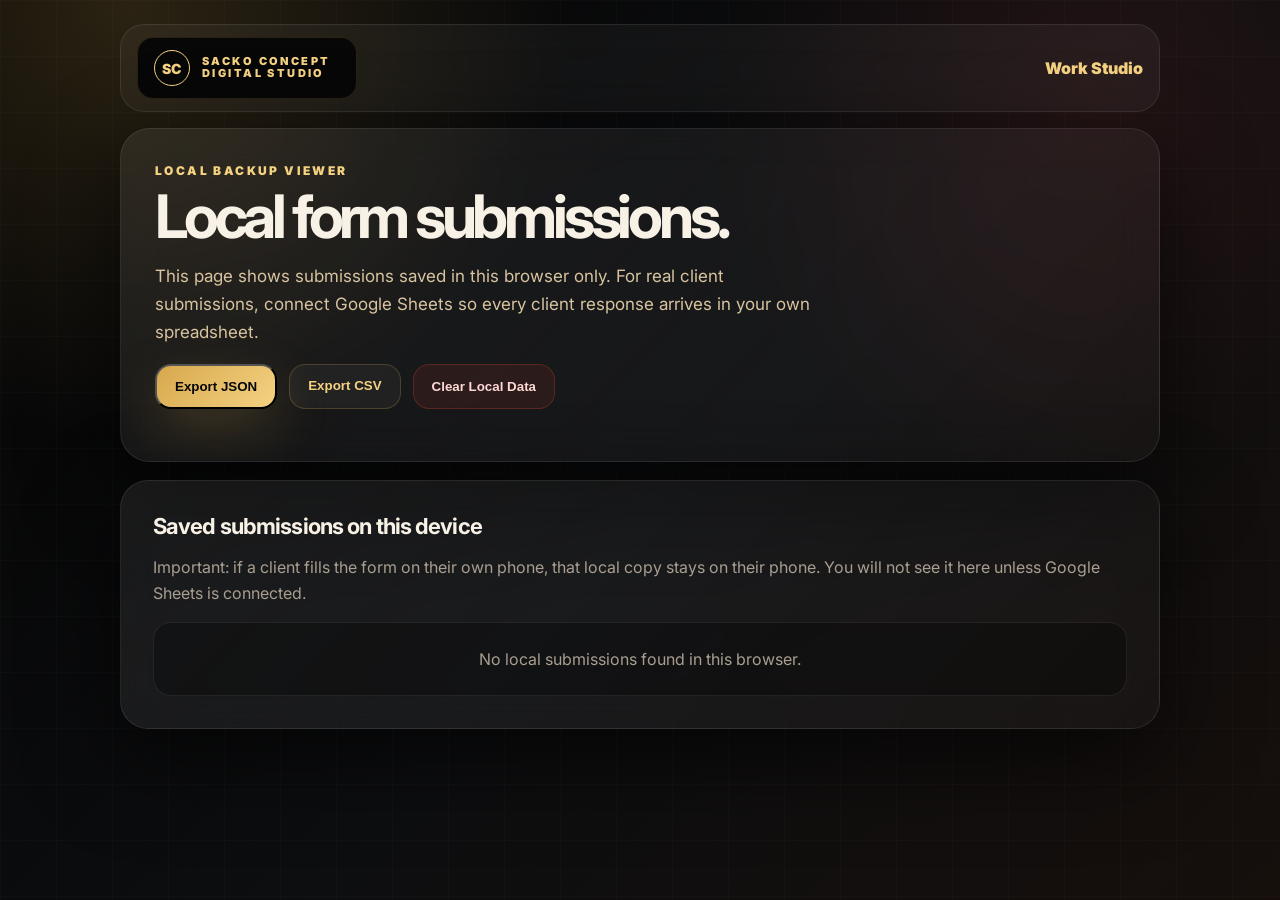
<file: submissions.html>
<!DOCTYPE html>
<html lang="en">
<head>
  <meta charset="UTF-8" />
  <meta name="viewport" content="width=device-width, initial-scale=1.0" />
  <title>SACKO CONCEPT — Local Submissions</title>
  <link rel="preconnect" href="https://fonts.googleapis.com" />
  <link rel="preconnect" href="https://fonts.gstatic.com" crossorigin />
  <link href="https://fonts.googleapis.com/css2?family=Inter:wght@400;500;600;700;800;900&display=swap" rel="stylesheet" />
  <link rel="stylesheet" href="brief.css" />
  <style>
    .submissions-table{overflow:auto;border-radius:18px;border:1px solid rgba(255,255,255,.08);background:rgba(0,0,0,.28)}
    table{width:100%;min-width:900px;border-collapse:collapse}th,td{padding:14px;border-bottom:1px solid rgba(255,255,255,.08);text-align:left;vertical-align:top}th{color:#f5d282;font-size:12px;text-transform:uppercase;letter-spacing:.08em}td{color:#d8c4a0;font-size:13px;line-height:1.5}.actions{display:flex;gap:12px;flex-wrap:wrap;margin:18px 0}.empty{padding:26px;color:#a99f91;text-align:center}.danger-btn{color:#ffd9d5;border:1px solid rgba(184,58,53,.35);background:rgba(184,58,53,.12);padding:13px 18px;border-radius:16px;font-weight:900;cursor:pointer}.small-note{color:#a99f91;line-height:1.6}.sub-card{max-width:none}
  </style>
</head>
<body>
  <div class="noise-layer" aria-hidden="true"></div>
  <main class="brief-page">
    <nav class="topbar reveal visible"><a class="brand-link" href="index.html" aria-label="SACKO CONCEPT Work Studio"></a><div class="topbar-actions"><a href="index.html">Work Studio</a></div></nav>
    <section class="brief-hero reveal visible">
      <p class="eyebrow">Local Backup Viewer</p>
      <h1>Local form submissions.</h1>
      <p class="hero-text">This page shows submissions saved in this browser only. For real client submissions, connect Google Sheets so every client response arrives in your own spreadsheet.</p>
      <div class="actions"><button class="primary-link" id="exportJson" type="button">Export JSON</button><button class="ghost-link" id="exportCsv" type="button">Export CSV</button><button class="danger-btn" id="clearLocal" type="button">Clear Local Data</button></div>
    </section>
    <section class="form-card sub-card">
      <h2>Saved submissions on this device</h2>
      <p class="small-note">Important: if a client fills the form on their own phone, that local copy stays on their phone. You will not see it here unless Google Sheets is connected.</p>
      <div id="submissionsWrap" class="submissions-table"></div>
    </section>
  </main>
  <script>
    const STORAGE_KEY='sackoWebsiteBriefs';
    const wrap=document.getElementById('submissionsWrap');
    function getData(){return JSON.parse(localStorage.getItem(STORAGE_KEY)||'[]')}
    function render(){const data=getData(); if(!data.length){wrap.innerHTML='<div class="empty">No local submissions found in this browser.</div>'; return;} const headers=[...new Set(data.flatMap(Object.keys))]; wrap.innerHTML='<table><thead><tr>'+headers.map(h=>'<th>'+h+'</th>').join('')+'</tr></thead><tbody>'+data.map(row=>'<tr>'+headers.map(h=>'<td>'+format(row[h])+'</td>').join('')+'</tr>').join('')+'</tbody></table>'}
    function format(value){if(Array.isArray(value))return value.join('<br>'); return String(value??'').replace(/</g,'&lt;').replace(/>/g,'&gt;')}
    function saveFile(content,type,name){const blob=new Blob([content],{type}); const url=URL.createObjectURL(blob); const a=document.createElement('a'); a.href=url; a.download=name; a.click(); URL.revokeObjectURL(url)}
    document.getElementById('exportJson').onclick=()=>saveFile(JSON.stringify(getData(),null,2),'application/json','sacko-submissions.json');
    document.getElementById('exportCsv').onclick=()=>{const data=getData(); const headers=[...new Set(data.flatMap(Object.keys))]; const rows=data.map(row=>headers.map(h=>'"'+String(Array.isArray(row[h])?row[h].join(' | '):(row[h]??'')).replace(/"/g,'""')+'"').join(',')); saveFile(headers.join(',')+'\n'+rows.join('\n'),'text/csv','sacko-submissions.csv')};
    document.getElementById('clearLocal').onclick=()=>{if(confirm('Clear local submissions from this browser?')){localStorage.removeItem(STORAGE_KEY); render();}};
    render();
  </script>
</body>
</html>
</file>
<file: styles.css>
:root{--black:#050505;--charcoal:#0c0d0f;--panel:rgba(255,255,255,.065);--line:rgba(215,168,77,.18);--gold:#d7a84d;--gold2:#f5d282;--beige:#d8c4a0;--muted:#a99f91;--red:#b83a35;--text:#f8f1e6;--shadow:0 28px 90px rgba(0,0,0,.58)}*{box-sizing:border-box}html{scroll-behavior:smooth}body{margin:0;min-height:100vh;font-family:Inter,system-ui,-apple-system,BlinkMacSystemFont,"Segoe UI",sans-serif;color:var(--text);background:radial-gradient(circle at 12% 0%,rgba(215,168,77,.18),transparent 28%),radial-gradient(circle at 86% 16%,rgba(184,58,53,.13),transparent 26%),linear-gradient(135deg,#040404 0%,#0d0e10 55%,#160f0c 100%)}body:before{content:"";position:fixed;inset:0;pointer-events:none;background-image:linear-gradient(rgba(255,255,255,.024) 1px,transparent 1px),linear-gradient(90deg,rgba(255,255,255,.024) 1px,transparent 1px);background-size:54px 54px;mask-image:linear-gradient(to bottom,#000,transparent 86%)}a{color:inherit}.hub-shell{position:relative;width:min(1120px,calc(100% - 28px));margin:0 auto;padding:28px 0 80px}.hub-hero,.link-card,.info-panel{border:1px solid rgba(255,255,255,.09);background:linear-gradient(135deg,rgba(255,255,255,.075),rgba(255,255,255,.026));box-shadow:var(--shadow);backdrop-filter:blur(22px)}.hub-hero{position:relative;overflow:hidden;border-radius:34px;padding:clamp(24px,5vw,44px);margin-bottom:18px}.hub-hero:after{content:"";position:absolute;inset:-2px;background:linear-gradient(120deg,transparent,rgba(245,210,130,.13),transparent);transform:translateX(-100%);animation:shine 5.2s ease-in-out infinite}.brand-row{position:relative;z-index:1;display:flex;align-items:center;gap:16px;margin-bottom:30px}.brand-row img{width:74px;height:74px;border-radius:24px;object-fit:cover;background:#020202;border:1px solid rgba(215,168,77,.32);box-shadow:0 0 45px rgba(215,168,77,.18)}.brand-row strong{display:block;color:var(--gold2);font-weight:900;letter-spacing:.08em}.brand-row span{display:block;margin-top:4px;color:var(--muted);font-size:12px;text-transform:uppercase;letter-spacing:.22em}.eyebrow{position:relative;z-index:1;margin:0 0 10px;color:var(--gold2);font-size:12px;font-weight:900;text-transform:uppercase;letter-spacing:.2em}.hub-hero h1{position:relative;z-index:1;margin:0;max-width:780px;font-size:clamp(38px,7vw,78px);line-height:.9;letter-spacing:-.075em}.hero-copy{position:relative;z-index:1;max-width:760px;color:var(--beige);line-height:1.75;font-size:16px}.quick-grid{display:grid;grid-template-columns:repeat(3,1fr);gap:16px;margin:18px 0}.link-card{position:relative;overflow:hidden;display:grid;gap:10px;min-height:235px;padding:24px;border-radius:28px;text-decoration:none;transition:.22s ease}.link-card:before{content:"";position:absolute;inset:0;background:radial-gradient(circle at 20% 0%,rgba(215,168,77,.14),transparent 42%);opacity:.75}.link-card>*{position:relative}.link-card:hover{transform:translateY(-5px);border-color:rgba(245,210,130,.42);box-shadow:0 30px 90px rgba(0,0,0,.68)}.link-card span{width:max-content;color:#080808;background:linear-gradient(135deg,var(--gold),var(--gold2));border-radius:999px;padding:7px 11px;font-size:11px;font-weight:900;text-transform:uppercase;letter-spacing:.08em}.link-card h2{margin:6px 0 0;font-size:25px;letter-spacing:-.045em}.link-card p{margin:0;color:var(--beige);line-height:1.6}.link-card b{align-self:end;color:var(--gold2)}.featured{grid-column:span 2;border-color:rgba(215,168,77,.34);background:linear-gradient(135deg,rgba(215,168,77,.13),rgba(255,255,255,.03))}.muted-card{opacity:.86}.info-panel{border-radius:30px;padding:26px;margin-top:18px}.info-panel h2{margin:0;font-size:30px;letter-spacing:-.055em}.steps-grid{display:grid;grid-template-columns:repeat(4,1fr);gap:12px;margin-top:18px}.steps-grid article{padding:16px;border-radius:18px;background:rgba(0,0,0,.25);border:1px solid rgba(255,255,255,.07)}.steps-grid b{display:block;color:var(--gold2);font-size:22px;margin-bottom:8px}.steps-grid span{color:var(--beige);line-height:1.55;font-size:14px}.compact{display:block}.compact strong{color:var(--gold2)}@keyframes shine{0%{transform:translateX(-100%)}45%,100%{transform:translateX(100%)}}@media(max-width:960px){.quick-grid{grid-template-columns:repeat(2,1fr)}.featured{grid-column:span 2}.steps-grid{grid-template-columns:repeat(2,1fr)}}@media(max-width:660px){.hub-shell{width:min(100% - 22px,1120px);padding-top:16px}.hub-hero,.link-card,.info-panel{border-radius:22px}.quick-grid,.steps-grid{grid-template-columns:1fr}.featured{grid-column:auto}.brand-row{align-items:flex-start}.brand-row img{width:62px;height:62px;border-radius:20px}.hub-hero h1{font-size:42px}}
</file>
<file: brief.css>
:root{--black:#050505;--panel:rgba(255,255,255,.065);--gold:#d7a84d;--gold2:#f5d282;--beige:#d8c4a0;--muted:#a99f91;--red:#b83a35;--text:#f8f1e6}*{box-sizing:border-box}html{scroll-behavior:smooth}body{margin:0;min-height:100vh;font-family:Inter,system-ui,sans-serif;color:var(--text);background:radial-gradient(circle at 10% 0%,rgba(215,168,77,.18),transparent 30%),radial-gradient(circle at 85% 12%,rgba(184,58,53,.13),transparent 28%),linear-gradient(135deg,#040404,#0d0e10 55%,#160f0c);overflow-x:hidden}.noise-layer{position:fixed;inset:0;pointer-events:none;background-image:linear-gradient(rgba(255,255,255,.025) 1px,transparent 1px),linear-gradient(90deg,rgba(255,255,255,.025) 1px,transparent 1px);background-size:56px 56px;opacity:.9}.orb{position:fixed;border-radius:999px;filter:blur(20px);opacity:.55;pointer-events:none;animation:floatOrb 8s ease-in-out infinite}.orb-one{width:230px;height:230px;left:-70px;top:120px;background:rgba(215,168,77,.18)}.orb-two{width:260px;height:260px;right:-80px;top:360px;background:rgba(184,58,53,.13);animation-delay:1.6s}.brief-page{position:relative;width:min(1040px,calc(100% - 28px));margin:0 auto;padding:24px 0 72px}.topbar{display:flex;align-items:center;justify-content:space-between;gap:18px;margin-bottom:16px;padding:12px 16px;border:1px solid rgba(255,255,255,.09);border-radius:24px;background:rgba(255,255,255,.045);backdrop-filter:blur(18px)}.brand-link{position:relative;display:flex;align-items:center;gap:12px;min-height:62px;min-width:220px;padding:10px 16px;border-radius:16px;text-decoration:none;background:#070707;border:1px solid rgba(215,168,77,.16)}.brand-link img{display:none}.brand-link:before{content:"SC";width:34px;height:34px;display:grid;place-items:center;border-radius:999px;border:1.5px solid var(--gold2);color:var(--gold2);font-size:14px;font-weight:900;letter-spacing:.04em;flex:0 0 auto}.brand-link:after{content:"SACKO CONCEPT\A DIGITAL STUDIO";white-space:pre;line-height:1.05;color:var(--gold2);font-size:11px;font-weight:900;letter-spacing:.22em}.topbar-actions{display:flex;align-items:center;gap:12px}.topbar-actions a,.ghost-link,.admin-link{color:var(--gold2);font-weight:900;text-decoration:none}.status-dot{position:relative;color:var(--beige);font-size:13px;padding-left:16px}.status-dot:before{content:"";position:absolute;left:0;top:50%;width:8px;height:8px;border-radius:50%;background:#3bd17f;box-shadow:0 0 18px #3bd17f;transform:translateY(-50%)}.brief-hero,.form-card,.thank-you,.process-card,.trust-row article{border:1px solid rgba(255,255,255,.09);background:linear-gradient(135deg,rgba(255,255,255,.075),rgba(255,255,255,.026));box-shadow:0 30px 90px rgba(0,0,0,.62);backdrop-filter:blur(22px)}.brief-hero{position:relative;overflow:hidden;padding:clamp(22px,4vw,34px);border-radius:30px;margin-bottom:18px}.brief-hero:before{content:"";position:absolute;inset:-2px;background:linear-gradient(120deg,transparent,rgba(245,210,130,.14),transparent);transform:translateX(-100%);animation:shine 5s ease-in-out infinite}.hero-grid{position:relative;display:grid;grid-template-columns:minmax(0,1fr) 230px;gap:24px;align-items:center}.eyebrow{margin:0 0 10px;color:var(--gold2);font-size:12px;font-weight:900;text-transform:uppercase;letter-spacing:.2em}h1{margin:0;max-width:700px;font-size:clamp(34px,5.4vw,60px);line-height:.95;letter-spacing:-.07em}h2{margin:0;font-size:22px;letter-spacing:-.04em}.hero-text{max-width:660px;color:var(--beige);line-height:1.65;font-size:17px}.hero-actions{display:flex;gap:12px;flex-wrap:wrap;margin-top:18px}.primary-link{display:inline-flex;color:#070707;background:linear-gradient(135deg,var(--gold),var(--gold2));padding:13px 18px;border-radius:16px;text-decoration:none;font-weight:900;box-shadow:0 20px 55px rgba(215,168,77,.24)}.ghost-link{display:inline-flex;padding:13px 18px;border-radius:16px;border:1px solid rgba(215,168,77,.24);background:rgba(255,255,255,.045)}.hero-panel{padding:20px;border-radius:22px;border:1px solid rgba(215,168,77,.23);background:rgba(215,168,77,.07);animation:floatCard 4.5s ease-in-out infinite}.panel-label{color:var(--muted);font-size:11px;text-transform:uppercase;letter-spacing:.18em;font-weight:900}.hero-panel strong{display:block;margin-top:6px;font-size:52px;line-height:1;color:var(--gold2);letter-spacing:-.08em}.hero-panel p{color:var(--beige);line-height:1.5;font-size:14px}.mini-meter{height:8px;border-radius:99px;background:rgba(255,255,255,.1);overflow:hidden}.mini-meter span{display:block;height:100%;width:72%;border-radius:99px;background:linear-gradient(90deg,var(--gold),var(--gold2));animation:meter 2.6s ease-in-out infinite}.package-strip{display:grid;grid-template-columns:repeat(3,1fr);gap:12px;margin-top:18px}.package-strip span{padding:12px;border-radius:16px;text-align:center;color:var(--gold2);border:1px solid rgba(215,168,77,.2);background:rgba(215,168,77,.07);font-weight:800;font-size:14px}.trust-row{display:grid;grid-template-columns:repeat(4,1fr);gap:14px;margin:16px 0}.trust-row article{padding:16px;border-radius:20px}.trust-row b{display:block;color:var(--gold2);font-size:18px;margin-bottom:6px}.trust-row span{color:var(--beige);font-size:13px}.process-card{display:grid;grid-template-columns:.75fr 1.25fr;gap:18px;padding:24px;border-radius:28px;margin-bottom:18px}.process-grid{display:grid;grid-template-columns:repeat(2,1fr);gap:12px}.process-grid div{padding:16px;border-radius:18px;background:rgba(0,0,0,.24);border:1px solid rgba(255,255,255,.07)}.process-grid strong{display:block;color:var(--gold2);margin-bottom:6px}.process-grid span{color:var(--muted);font-size:13px;line-height:1.5}.brief-form{display:grid;gap:18px}.form-card,.thank-you{padding:clamp(22px,4vw,32px);border-radius:28px}.highlight-card{border-color:rgba(215,168,77,.32)}.section-title{display:flex;align-items:center;gap:14px;margin-bottom:20px}.section-title span{width:40px;height:40px;display:grid;place-items:center;border-radius:14px;color:#070707;background:linear-gradient(135deg,var(--gold),var(--gold2));font-weight:900;box-shadow:0 0 28px rgba(215,168,77,.28)}.grid{display:grid;gap:14px}.grid.two{grid-template-columns:repeat(2,1fr)}label{display:grid;gap:8px;color:var(--beige);font-size:13px;font-weight:800;position:relative}.label-row{display:flex;align-items:center;gap:8px;flex-wrap:wrap}.info-wrap{position:relative;display:inline-flex;align-items:center}.info-dot{width:19px;height:19px;border-radius:999px;border:1px solid rgba(245,210,130,.45);background:rgba(215,168,77,.09);color:var(--gold2);font-size:11px;font-weight:900;display:grid;place-items:center;cursor:pointer;padding:0;line-height:1}.tooltip-bubble{position:absolute;top:calc(100% + 10px);right:0;z-index:10;width:240px;padding:10px 12px;border-radius:12px;background:rgba(10,10,10,.95);border:1px solid rgba(215,168,77,.24);box-shadow:0 18px 45px rgba(0,0,0,.45);color:var(--beige);font-size:12px;line-height:1.45;opacity:0;pointer-events:none;transform:translateY(4px);transition:.2s ease}.info-wrap.open .tooltip-bubble{opacity:1;pointer-events:auto;transform:translateY(0)}input,select,textarea{width:100%;color:var(--text);font:inherit;border:1px solid rgba(255,255,255,.12);border-radius:15px;outline:none;background:rgba(0,0,0,.34);padding:14px 15px;transition:.22s ease}textarea{min-height:108px;resize:vertical}input:focus,select:focus,textarea:focus{border-color:rgba(215,168,77,.55);box-shadow:0 0 0 4px rgba(215,168,77,.09);transform:translateY(-1px)}.package-grid{display:grid;grid-template-columns:repeat(2,1fr);gap:14px}.package-option{position:relative;display:grid;gap:8px;min-height:170px;padding:20px;cursor:pointer;border-radius:22px;border:1px solid rgba(215,168,77,.18);background:rgba(215,168,77,.055);transition:.22s ease}.package-option:hover{transform:translateY(-4px);border-color:rgba(245,210,130,.5)}.package-option input{position:absolute;right:16px;top:16px;width:18px;height:18px}.package-option strong{font-size:18px;color:var(--text)}.package-option b{font-size:32px;color:var(--gold2)}.package-option span{color:var(--muted);line-height:1.55}.package-option em{width:max-content;color:#090909;background:linear-gradient(135deg,var(--gold),var(--gold2));border-radius:999px;padding:6px 10px;font-size:11px;font-weight:900;font-style:normal;text-transform:uppercase}.package-option.selected{border-color:rgba(245,210,130,.75);box-shadow:0 18px 55px rgba(215,168,77,.18);transform:translateY(-4px)}.checkbox-grid{display:grid;grid-template-columns:repeat(3,1fr);gap:12px}.checkbox-grid label,.confirm{display:flex;align-items:center;gap:10px;min-height:48px;padding:12px;border-radius:15px;background:rgba(255,255,255,.04);border:1px solid rgba(255,255,255,.07);transition:.22s ease}.checkbox-grid label:hover,.confirm:hover{background:rgba(215,168,77,.07);border-color:rgba(215,168,77,.2)}.checkbox-grid input,.confirm input{width:18px;height:18px;flex:0 0 auto}.file-note,.discount-note,.secure-note{padding:14px;border-radius:16px;color:var(--beige);background:rgba(215,168,77,.065);border:1px solid rgba(215,168,77,.16);line-height:1.6}.discount-note{color:#ffd9d5;border-color:rgba(184,58,53,.28);background:rgba(184,58,53,.09);font-weight:800}.submit-btn{position:relative;overflow:hidden;width:100%;border:0;border-radius:18px;color:#080808;background:linear-gradient(135deg,var(--gold),var(--gold2));padding:17px 22px;font:inherit;font-weight:900;cursor:pointer;box-shadow:0 22px 55px rgba(215,168,77,.24)}.submit-btn:before{content:"";position:absolute;inset:0;background:linear-gradient(90deg,transparent,rgba(255,255,255,.42),transparent);transform:translateX(-110%);animation:buttonShine 3.3s ease-in-out infinite}.submit-btn span{position:relative}.submit-btn:hover{transform:translateY(-2px)}.thank-you{margin-top:20px;text-align:center;border-color:rgba(215,168,77,.4)}.checkmark{width:84px;height:84px;display:grid;place-items:center;margin:0 auto 18px;border-radius:999px;color:#080808;background:linear-gradient(135deg,var(--gold),var(--gold2));font-size:42px;font-weight:900;animation:pop .65s ease both}.hidden{display:none}.reveal{opacity:0;transform:translateY(24px);transition:opacity .7s ease,transform .7s ease}.reveal.visible{opacity:1;transform:translateY(0)}@keyframes floatOrb{0%,100%{transform:translateY(0) scale(1)}50%{transform:translateY(-26px) scale(1.05)}}@keyframes shine{0%{transform:translateX(-100%)}45%,100%{transform:translateX(100%)}}@keyframes floatCard{0%,100%{transform:translateY(0)}50%{transform:translateY(-9px)}}@keyframes meter{0%,100%{width:62%}50%{width:88%}}@keyframes buttonShine{0%{transform:translateX(-110%)}45%,100%{transform:translateX(110%)}}@keyframes pop{0%{transform:scale(.75);opacity:0}100%{transform:scale(1);opacity:1}}@media(max-width:900px){.hero-grid,.process-card{grid-template-columns:1fr}.trust-row{grid-template-columns:repeat(2,1fr)}}@media(max-width:760px){.brief-page{width:min(100% - 22px,1040px);padding-top:16px}.topbar,.topbar-actions{align-items:flex-start;flex-direction:column}.package-strip,.package-grid,.grid.two,.checkbox-grid,.trust-row,.process-grid{grid-template-columns:1fr}h1{font-size:40px}.hero-panel strong{font-size:44px}.brand-link{min-width:unset;width:100%}.tooltip-bubble{left:0;right:auto;width:min(240px,80vw)}}
</file>
